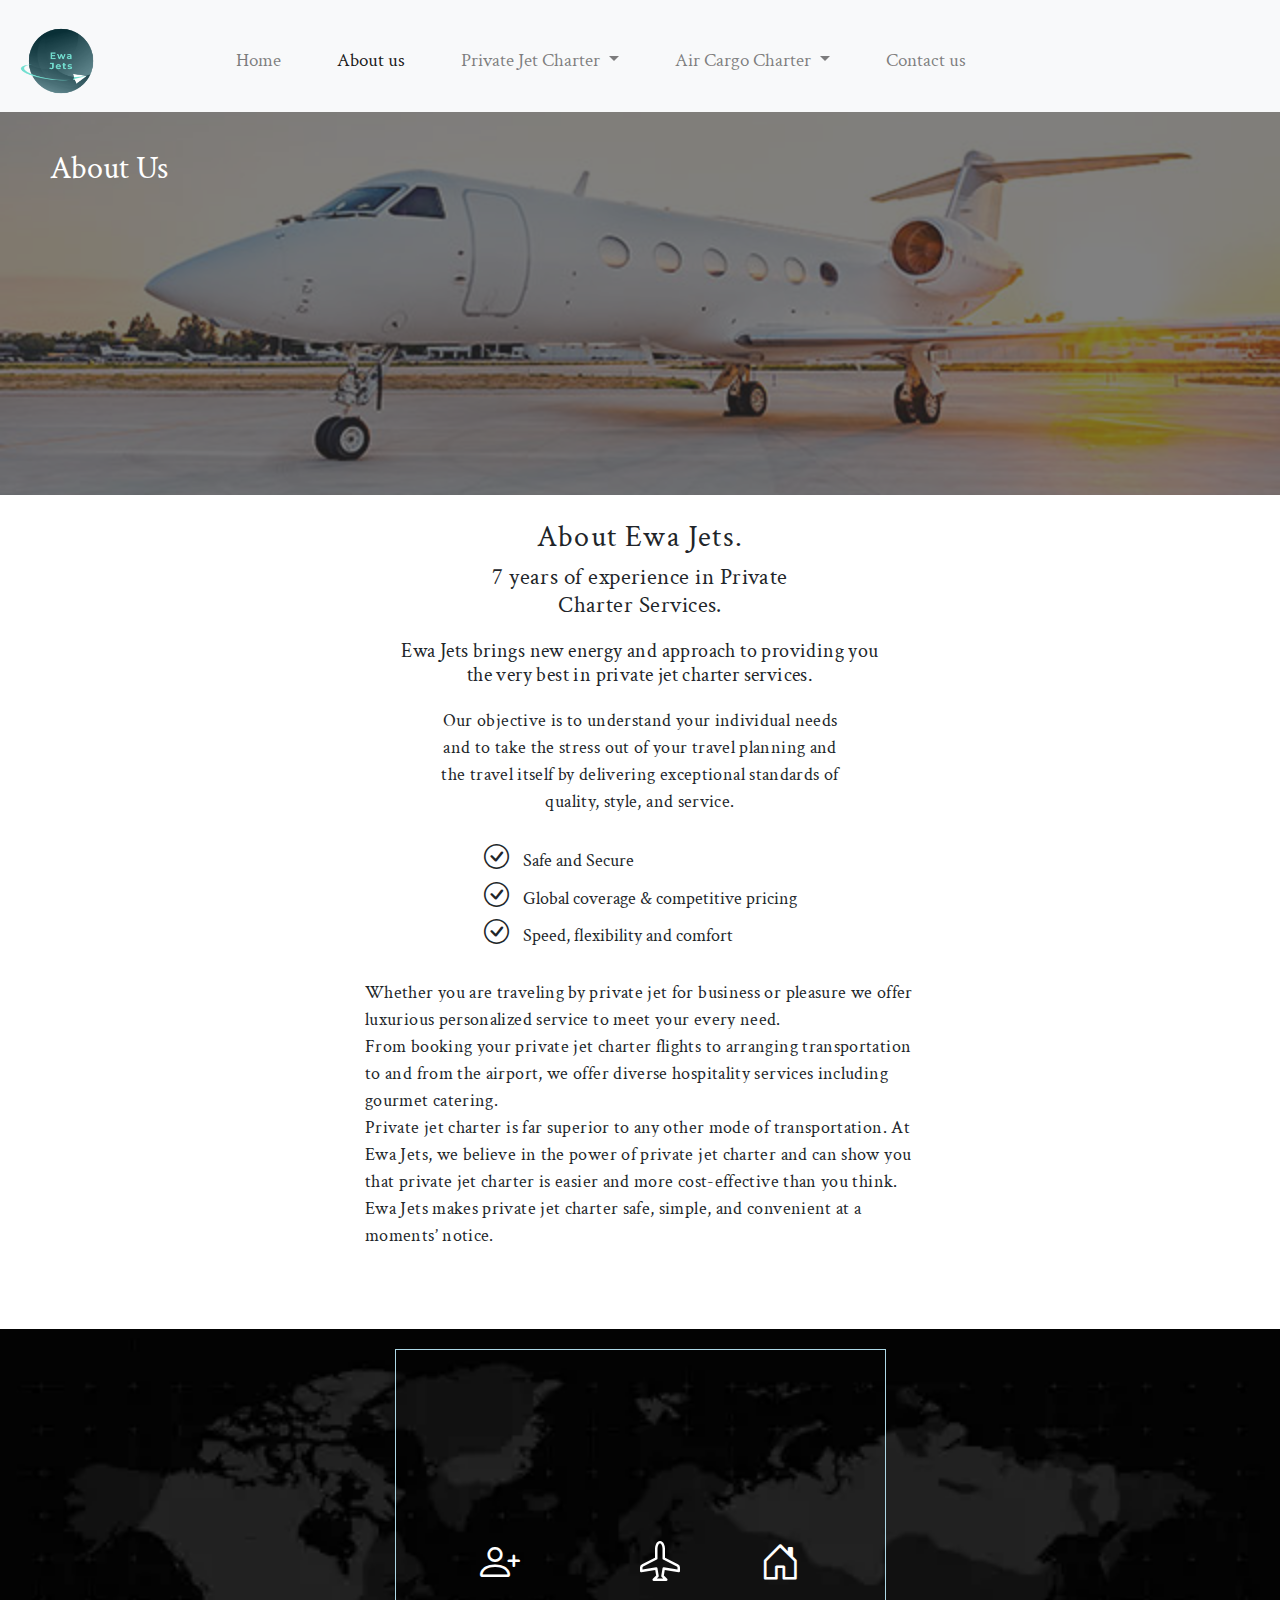
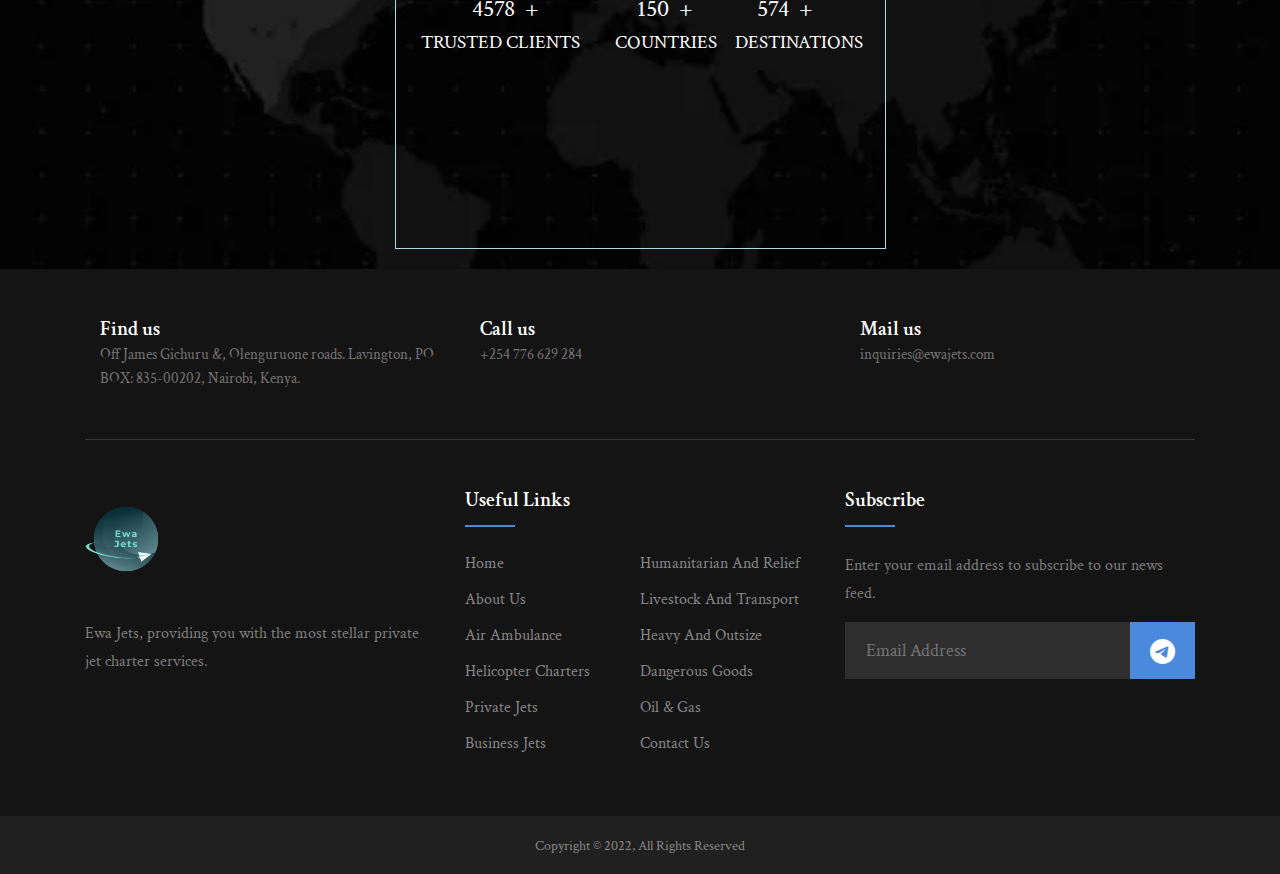
<file: Templates/about.html>
<!DOCTYPE html>
<html lang="en">

<head>
    <meta charset="UTF-8">
    <meta http-equiv="X-UA-Compatible" content="IE=edge">
    <meta name="viewport" content="width=device-width, initial-scale=1.0">

    <link rel="shortcut icon" href="/Assets/favicon.png" type="image/x-icon">
    <link rel="stylesheet" href="https://cdn.jsdelivr.net/npm/bootstrap@4.0.0/dist/css/bootstrap.min.css"
        integrity="sha384-Gn5384xqQ1aoWXA+058RXPxPg6fy4IWvTNh0E263XmFcJlSAwiGgFAW/dAiS6JXm" crossorigin="anonymous">
    <link rel="stylesheet" href="https://cdn.jsdelivr.net/npm/bootstrap-icons@1.5.0/font/bootstrap-icons.css">
    <link href="https://fonts.googleapis.com/css2?family=Crimson+Text&display=swap" rel="stylesheet">
    <link rel="stylesheet" href="../styles.css">

    <title>Ewa Jets - Exemplary Jet Services For You</title>
</head>

<body>
    <div class="contact-overlay"></div>

    <header>
        <h2 class="contact-title">About Us</h2>
        <img src="../Assets/aboutus-header.jpg" alt="jet" class="contact-header">
    </header>

    <nav class="navbar fixed-top navbar-expand-lg navbar-light bg-light" id="navbar">

        <button class="navbar-toggler" type="button" data-toggle="collapse" data-target="#navbarSupportedContent"
            aria-controls="navbarSupportedContent" aria-expanded="false" aria-label="Toggle navigation">
            <span class="navbar-toggler-icon" id="navbar-toggler-icon"></span>
        </button>

        <a class="navbar-brand" href="/"><img src="../Assets/logo.png" class="navbar-brand"></a>

        <div class="collapse navbar-collapse" id="navbarSupportedContent">
            <ul class="navbar-nav navbar-links">
                <li class="nav-item">
                    <a class="nav-link" href="/">Home</a>
                </li>
                <li class="nav-item">
                    <a class="nav-link active" href="../Templates/about.html">About us</a>
                </li>
                <li class="nav-item dropdown privateDropdown">
                    <a class="nav-link dropdown-toggle" href="#" id="privateDropdown" role="button"
                        data-toggle="dropdown" aria-haspopup="true" aria-expanded="false">
                        Private Jet Charter
                    </a>
                    <div class="dropdown-menu" id="dropdown1" aria-labelledby="navbarDropdown">
                        <a class="dropdown-item" href="../Templates/air-ambulance.html">Air Ambulance</a>
                        <a class="dropdown-item" href="../Templates/business-jets.html">Business Jets</a>
                        <a class="dropdown-item" href="../Templates/helicopter-charters.html">Helicopter Charters</a>
                        <a class="dropdown-item no-border" href="../Templates/private-jets.html">Private Jets</a>
                    </div>
                </li>

                <li class="nav-item dropdown airDropdown">
                    <a class="nav-link dropdown-toggle" href="#" id="airDropdown" data-toggle="dropdown"
                        aria-haspopup="true" aria-expanded="false">
                        Air Cargo Charter
                    </a>
                    <div class="dropdown-menu" id="dropdown2" aria-labelledby="navbarDropdownMenuLink">
                        <a class="dropdown-item" href="../Templates/dangerous-goods.html">Dangerous Goods</a>
                        <a class="dropdown-item" href="../Templates/heavy-outsize.html">Heavy and Outsize</a>
                        <a class="dropdown-item" href="../Templates/human-relief.html">Humanitarian and relief</a>
                        <a class="dropdown-item" href="../Templates/livestock-transport.html">Livestock Transport</a>
                        <a class="dropdown-item no-border" href="../Templates/oil-gas.html">Oil and gas</a>
                    </div>
                </li>
                <li class="nav-item">
                    <a class="nav-link" href="../Templates/contact.html">Contact us</a>
                </li>
            </ul>
        </div>
        </div>
    </nav>

    <div class="about-section-a">
        <h4>About Ewa Jets.</h4>
        <h5>7 years of experience in
            Private Charter Services.</h5>
        <h6>Ewa Jets brings new energy and approach to providing you the very best in private jet charter services.
        </h6>
        <p>Our objective is to understand your individual needs and to take the stress out of your travel planning and
            the travel itself by delivering exceptional standards of quality, style, and service.</p>
    </div>

    <div class="about-ticks">
        <ul>
            <li><i class="bi bi-check-circle"></i> <span class="ticks-tags">Safe and Secure</span></li>
            <li><i class="bi bi-check-circle"></i> <span class="ticks-tags">Global coverage & competitive pricing</span>
            </li>
            <li><i class="bi bi-check-circle"></i> <span class="ticks-tags">Speed, flexibility and comfort</span></li>
        </ul>

        <p>Whether you are traveling by private jet for business or pleasure we offer luxurious personalized service to
            meet
            your every need.
            <br>
            From booking your private jet charter flights to arranging transportation to and from the airport, we offer
            diverse hospitality services including gourmet catering.
            <br>
            Private jet charter is far superior to any other mode of transportation. At Ewa Jets, we believe in the
            power of private jet charter and can show you that private jet charter is easier and more cost-effective
            than
            you think. Ewa Jets makes private jet charter safe, simple, and convenient at a moments’ notice.</p>
    </div>

    <div id="counter-stats" class="wow fadeInRight" data-wow-duration="1.4s">
        <div class="container">
            <div class="row">

                <div class="col-lg-5 stats">
                    <i class="bi bi-person-plus"></i>
                    <h4><span class="counting">4578</span>+</h4>
                    <h5>TRUSTED CLIENTS</h5>
                </div>
                <hr>
                <div class="col-lg-3 stats">
                    <svg xmlns="http://www.w3.org/2000/svg" width="16" height="16" fill="currentColor"
                        class="bi bi-airplane" viewBox="0 0 16 16">
                        <path
                            d="M6.428 1.151C6.708.591 7.213 0 8 0s1.292.592 1.572 1.151C9.861 1.73 10 2.431 10 3v3.691l5.17 2.585a1.5 1.5 0 0 1 .83 1.342V12a.5.5 0 0 1-.582.493l-5.507-.918-.375 2.253 1.318 1.318A.5.5 0 0 1 10.5 16h-5a.5.5 0 0 1-.354-.854l1.319-1.318-.376-2.253-5.507.918A.5.5 0 0 1 0 12v-1.382a1.5 1.5 0 0 1 .83-1.342L6 6.691V3c0-.568.14-1.271.428-1.849Zm.894.448C7.111 2.02 7 2.569 7 3v4a.5.5 0 0 1-.276.447l-5.448 2.724a.5.5 0 0 0-.276.447v.792l5.418-.903a.5.5 0 0 1 .575.41l.5 3a.5.5 0 0 1-.14.437L6.708 15h2.586l-.647-.646a.5.5 0 0 1-.14-.436l.5-3a.5.5 0 0 1 .576-.411L15 11.41v-.792a.5.5 0 0 0-.276-.447L9.276 7.447A.5.5 0 0 1 9 7V3c0-.432-.11-.979-.322-1.401C8.458 1.159 8.213 1 8 1c-.213 0-.458.158-.678.599Z" />
                    </svg>
                    <h4><span class="counting">150</span>+</h4>
                    <h5>COUNTRIES</h5>
                    <hr>
                </div>

                <div class="col-lg-3 stats">
                    <i class="bi bi-house-door"></i>
                    <h4><span class="counting">574</span>+</h4>
                    <h5>DESTINATIONS</h5>
                </div>
            </div>
        </div>

    </div>

    <div class="modal modal-success" tabindex="-1" role="dialog" id="myModal">
        <div class="modal-dialog">
            <div class="modal-content">
                <button type="button" class="close modal-close" aria-label="Close" style="outline: none;"><i
                        class="bi bi-x-circle" style="float: right; padding: 8px; font-size: 22px;"></i></button>
                <div class="modal-body">
                    <center><i class="bi bi-check-circle success-tick"></i></center>
                    <p class="modal-body-p">You have successfully subscribed to Ewa Jets alerts and updates.</p>
                </div>
            </div>
        </div>
    </div>

    <div class="modal-overlay"></div>

    <footer class="footer-section">
        <div class="container">
            <div class="footer-cta pt-5 pb-5">
                <div class="row">
                    <div class="col-xl-4 col-md-4 mb-30">
                        <div class="single-cta">
                            <i class="fas fa-map-marker-alt"></i>
                            <div class="cta-text">
                                <h4>Find us</h4>
                                <span>Off James Gichuru &, Olenguruone roads. Lavington, PO BOX: 835-00202, Nairobi, Kenya.</span>
                            </div>
                        </div>
                    </div>
                    <div class="col-xl-4 col-md-4 mb-30">
                        <div class="single-cta">
                            <i class="fas fa-phone"></i>
                            <div class="cta-text">
                                <h4>Call us</h4>
                                <span>+254 776 629 284</span>
                            </div>
                        </div>
                    </div>
                    <div class="col-xl-4 col-md-4 mb-30">
                        <div class="single-cta">
                            <i class="far fa-envelope-open"></i>
                            <div class="cta-text">
                                <h4>Mail us</h4>
                                <span>inquiries@ewajets.com</span>
                            </div>
                        </div>
                    </div>
                </div>
            </div>
            <div class="footer-content pt-5 pb-5">
                <div class="row">
                    <div class="col-xl-4 col-lg-4 mb-50">
                        <div class="footer-widget">
                            <div class="footer-logo">
                                <a class="navbar-brand" href="/"><img src="../Assets/logo.png" class="navbar-brand"></a>
                            </div>
                            <div class="footer-text">
                                <p>Ewa Jets, providing you with the most stellar private jet charter services.</p>
                            </div>
                        </div>
                    </div>
                    <div class="col-xl-4 col-lg-4 col-md-6 mb-30">
                        <div class="footer-widget">
                            <div class="footer-widget-heading">
                                <h3>Useful Links</h3>
                            </div>
                            <ul>
                                <li><a href="/">Home</a></li>
                                <li><a href="../Templates/human-relief.html">Humanitarian and Relief</a></li>
                                <li><a href="../Templates/about.html">About us</a></li>
                                <li><a href="../Templates/livestock-transport.html">Livestock and Transport</a></li>
                                <li><a href="../Templates/air-ambulance.html">Air Ambulance</a></li>
                                <li><a href="../Templates/heavy-outsize.html">Heavy and Outsize</a></li>
                                <li><a href="../Templates/helicopter-charters.html">Helicopter Charters</a></li>
                                <li><a href="../Templates/dangerous-goods.html">Dangerous Goods</a></li>
                                <li><a href="../Templates/private-jets.html">Private Jets</a></li>
                                <li><a href="../Templates/oil-gas.html">Oil & Gas</a></li>
                                <li><a href="../Templates/business-jets.html">Business Jets</a></li>
                                <li><a href="../Templates/contact.html">Contact us</a></li>
                            </ul>
                        </div>
                    </div>
                    <div class="col-xl-4 col-lg-4 col-md-6 mb-50">
                        <div class="footer-widget">
                            <div class="footer-widget-heading">
                                <h3>Subscribe</h3>
                            </div>
                            <div class="footer-text mb-25">
                                <p>Enter your email address to subscribe to our news feed.</p>
                            </div>
                            <div class="subscribe-form" id="subscribe-form">
                                <form class="subscription-form">
                                    <input type="text" placeholder="Email Address" class="input-email" id="input-email"
                                        pattern="[^@]+@[^@]+\.[a-zA-Z]{2,6}">
                                    <button type="submit"><i class="bi bi-telegram"></i></button>
                                </form>
                            </div>
                        </div>
                    </div>
                </div>
            </div>
        </div>
        <div class="copyright-area">
            <div class="copyright-text">
                <p>Copyright &copy; 2022, All Rights Reserved</p>
            </div>
        </div>
    </footer>


    <script src="https://cdn.jsdelivr.net/npm/popper.js@1.12.9/dist/umd/popper.min.js"
        integrity="sha384-ApNbgh9B+Y1QKtv3Rn7W3mgPxhU9K/ScQsAP7hUibX39j7fakFPskvXusvfa0b4Q" crossorigin="anonymous">
    </script>
    <script src="https://cdn.jsdelivr.net/npm/bootstrap@4.0.0/dist/js/bootstrap.min.js"
        integrity="sha384-JZR6Spejh4U02d8jOt6vLEHfe/JQGiRRSQQxSfFWpi1MquVdAyjUar5+76PVCmYl" crossorigin="anonymous">
    </script>
    <script src="https://code.jquery.com/jquery-3.6.0.js"
        integrity="sha256-H+K7U5CnXl1h5ywQfKtSj8PCmoN9aaq30gDh27Xc0jk=" crossorigin="anonymous"></script>
    <script>
        // Navbar

        $(function () {
            $("#navbar-toggler-icon").click(function () {
                $("#navbarSupportedContent").slideToggle();
                $(".form").css({
                    "margin": "auto"
                })
            })

            $("#privateDropdown").click(function () {
                $("#dropdown1").slideToggle();
                $("#dropdown2").slideUp();
            })

            $("#airDropdown").click(function () {
                $("#dropdown2").slideToggle();
                $("#dropdown1").slideUp();
            })

        // Stats Count

        let nCount = selector => {
            $(selector).each(function () {
                $(this)
                    .animate({
                        Counter: $(this).text()
                    }, {
                        duration: 4000,
                        easing: "swing",
                        step: function (value) {
                            $(this).text(Math.ceil(value));
                        }
                    });
            });
        };

        let a = 0;
        $(window).scroll(function () {
            let oTop = $(".stats").offset().top - window.innerHeight;
            if (a == 0 && $(window).scrollTop() >= oTop) {
                a++;
                nCount(".counting");
            }
        });
        });


        // Subscription Form

        let formSubscribe = document.querySelector(".subscription-form");
        let inputEmail = document.querySelector(".input-email")
        let modalSuccess = document.querySelector(".modal-success");
        let modalClose = document.querySelector(".modal-close");
        let overlay = document.querySelector(".modal-overlay");

        formSubscribe.addEventListener("submit", (e) => {
            e.preventDefault();

            if (inputEmail.value == null || inputEmail.value == "") {
                inputEmail.style.borderColor = "red";
                inputEmail.focus();
                return false;
            } else {
                inputEmail.style.border = "none";
                modalSuccess.style.display = "block";
                inputEmail.value = "";
                overlay.style.display = "block"
                return true;
            }
        })


        modalClose.addEventListener("click", () => {
            modalSuccess.style.display = "none";
            overlay.style.display = "none";
        })

        // Message Form

        var messageForm = document.querySelector(".message-form");
        var firstName = document.querySelector(".f-name-input");
        var lastName = document.querySelector(".l-name-input");
        var messageEmail = document.querySelector(".email-input");
        var messageTel = document.querySelector(".tel-input");
        var textBox = document.querySelector(".message-textbox");
        var messageSuccess = document.getElementById("message-success");

        messageForm.addEventListener("submit", (e) => {
            e.preventDefault();
            if ((firstName.value != "") && (lastName.value != "") && (messageEmail.value != "") && (
                    messageTel.value != "") && (textBox.value != "")) {
                firstName.style.borderColor = "lightblue";
                lastName.style.borderColor = "lightblue";
                messageEmail.style.borderColor = "lightblue";
                messageTel.style.borderColor = "lightblue";
                textBox.style.borderColor = "lightblue";
                messageForm.reset();
                messageSuccess.style.display = "block";

                return true;
            }
        });

    </script>
</body>

</html>
</file>
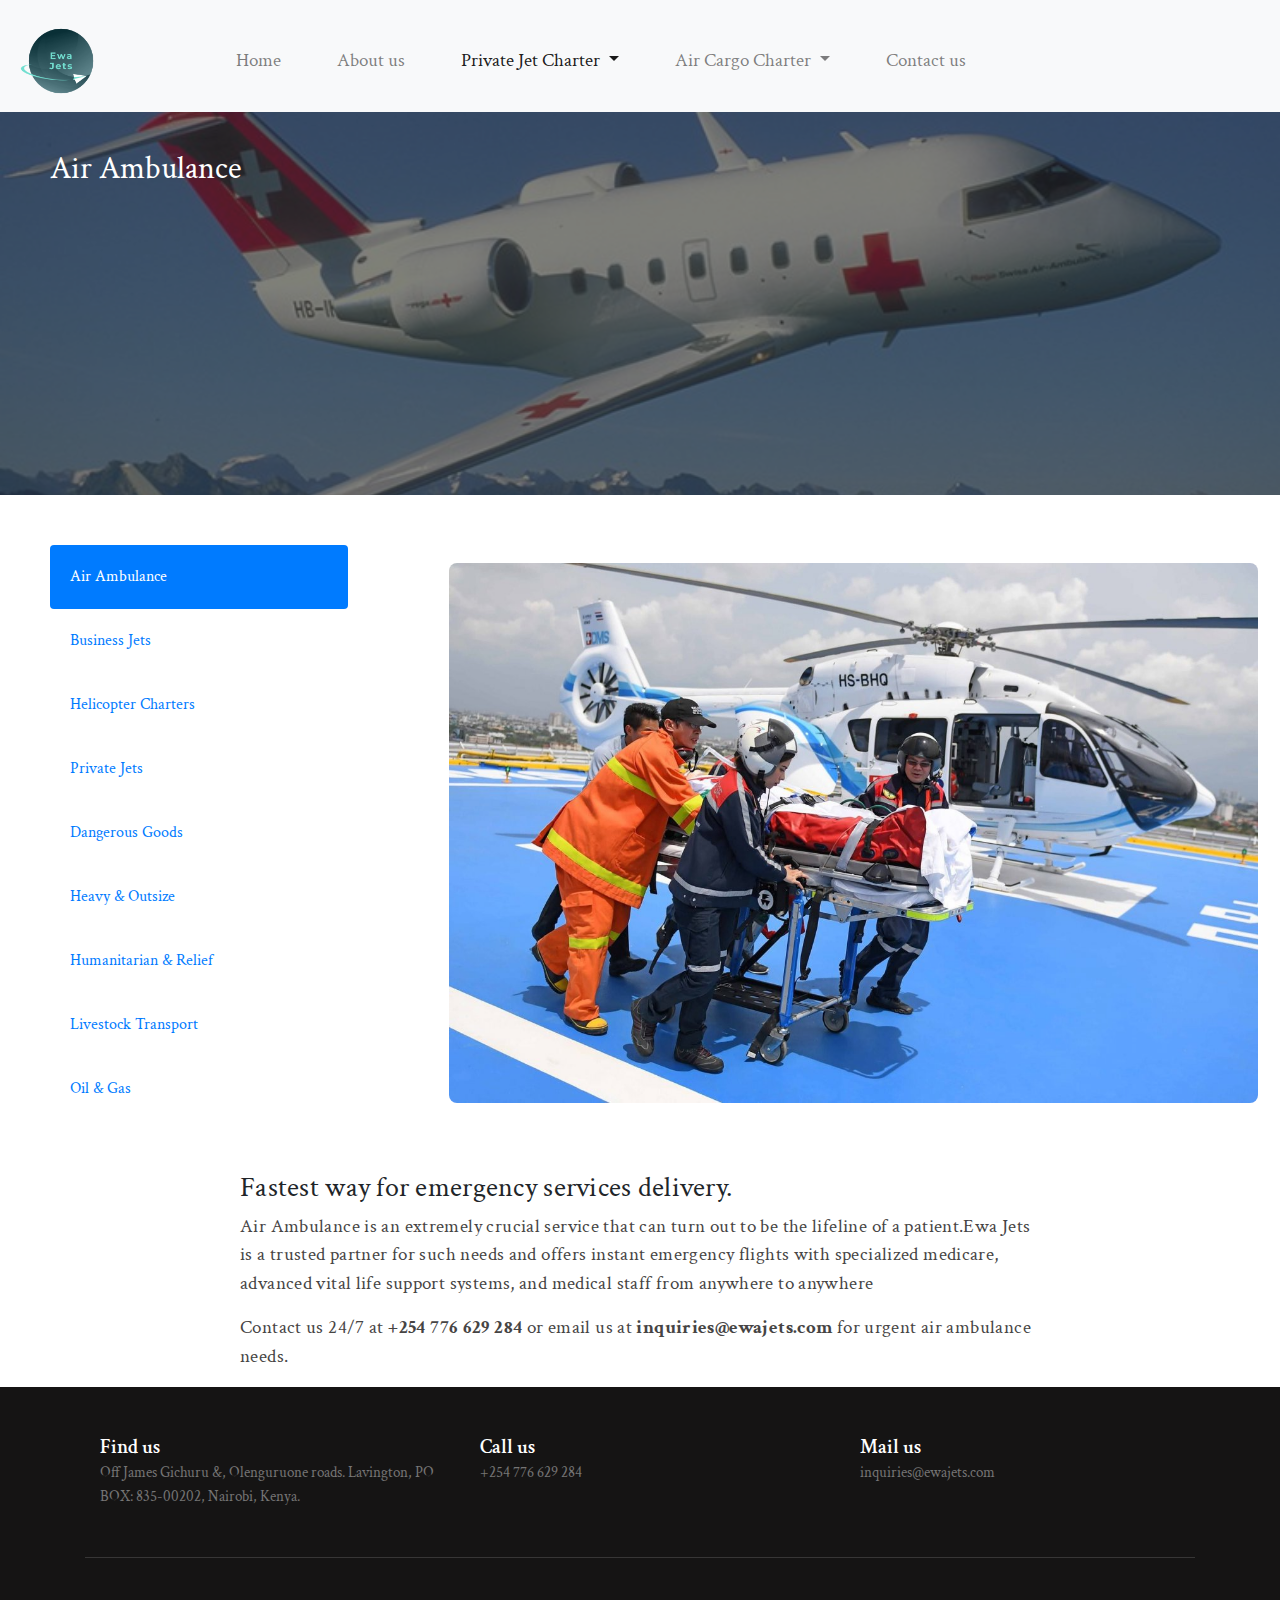
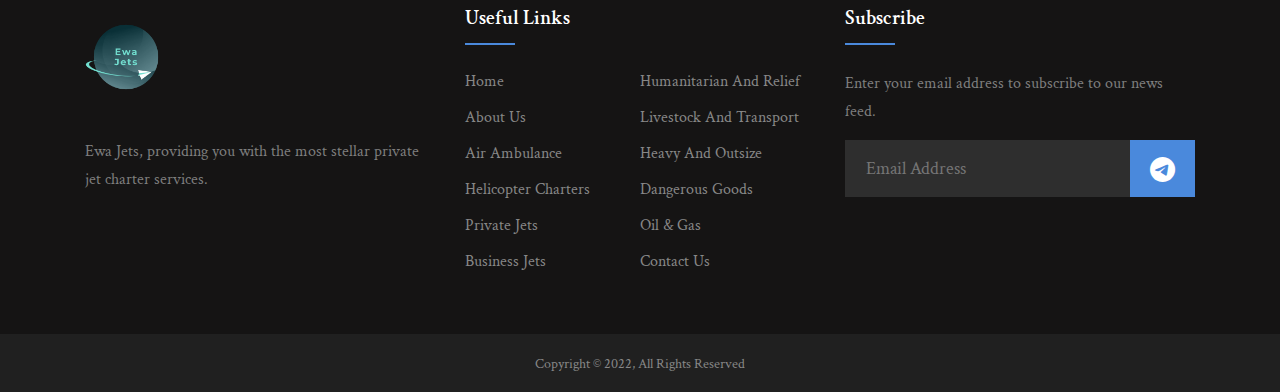
<file: Templates/air-ambulance.html>
<!DOCTYPE html>
<html lang="en">

<head>
    <meta charset="UTF-8">
    <meta http-equiv="X-UA-Compatible" content="IE=edge">
    <meta name="viewport" content="width=device-width, initial-scale=1.0">

    <link rel="shortcut icon" href="/Assets/favicon.png" type="image/x-icon">
    <link rel="stylesheet" href="https://cdn.jsdelivr.net/npm/bootstrap@4.0.0/dist/css/bootstrap.min.css"
        integrity="sha384-Gn5384xqQ1aoWXA+058RXPxPg6fy4IWvTNh0E263XmFcJlSAwiGgFAW/dAiS6JXm" crossorigin="anonymous">
    <link rel="stylesheet" href="https://cdn.jsdelivr.net/npm/bootstrap-icons@1.5.0/font/bootstrap-icons.css">
    <link href="https://fonts.googleapis.com/css2?family=Crimson+Text&display=swap" rel="stylesheet">
    <link rel="stylesheet" href="../styles.css">

    <title>Ewa Jets - Exemplary Jet Services For You</title>
</head>

<body>
    <div class="contact-overlay"></div>

    <header>
        <h2 class="contact-title">Air Ambulance</h2>
        <img src="../Assets/air-ambulance.jpg" alt="jet" class="contact-header">
    </header>

    <nav class="navbar fixed-top navbar-expand-lg navbar-light bg-light" id="navbar">

        <button class="navbar-toggler" type="button" data-toggle="collapse" data-target="#navbarSupportedContent"
            aria-controls="navbarSupportedContent" aria-expanded="false" aria-label="Toggle navigation">
            <span class="navbar-toggler-icon" id="navbar-toggler-icon"></span>
        </button>

        <a class="navbar-brand" href="/"><img src="../Assets/logo.png" class="navbar-brand"></a>

        <div class="collapse navbar-collapse" id="navbarSupportedContent">
            <ul class="navbar-nav navbar-links">
                <li class="nav-item">
                    <a class="nav-link" href="/">Home</a>
                </li>
                <li class="nav-item">
                    <a class="nav-link" href="../Templates/about.html">About us</a>
                </li>
                <li class="nav-item dropdown privateDropdown">
                    <a class="nav-link dropdown-toggle active" href="#" id="privateDropdown" role="button"
                        data-toggle="dropdown" aria-haspopup="true" aria-expanded="false">
                        Private Jet Charter
                    </a>
                    <div class="dropdown-menu" id="dropdown1" aria-labelledby="navbarDropdown">
                        <a class="dropdown-item" href="../Templates/air-ambulance.html">Air Ambulance</a>
                        <a class="dropdown-item" href="../Templates/business-jets.html">Business Jets</a>
                        <a class="dropdown-item" href="../Templates/helicopter-charters.html">Helicopter Charters</a>
                        <a class="dropdown-item no-border" href="../Templates/private-jets.html">Private Jets</a>
                    </div>
                </li>

                <li class="nav-item dropdown airDropdown">
                    <a class="nav-link dropdown-toggle" href="#" id="airDropdown" data-toggle="dropdown"
                        aria-haspopup="true" aria-expanded="false">
                        Air Cargo Charter
                    </a>
                    <div class="dropdown-menu" id="dropdown2" aria-labelledby="navbarDropdownMenuLink">
                        <a class="dropdown-item" href="../Templates/dangerous-goods.html">Dangerous Goods</a>
                        <a class="dropdown-item" href="../Templates/heavy-outsize.html">Heavy and Outsize</a>
                        <a class="dropdown-item" href="../Templates/human-relief.html">Humanitarian and relief</a>
                        <a class="dropdown-item" href="../Templates/livestock-transport.html">Livestock Transport</a>
                        <a class="dropdown-item no-border" href="../Templates/oil-gas.html">Oil and gas</a>
                    </div>
                </li>
                <li class="nav-item">
                    <a class="nav-link" href="../Templates/contact.html">Contact us</a>
                </li>
            </ul>
        </div>
        </div>
    </nav>

    <div class="row ambulance-section">
        <div class="col-sm-3" id="spy">
            <ul class="nav nav-pills flex-column">
                <li class="nav-item"><a class="nav-link active" href="../Templates/air-ambulance.html">Air Ambulance</a>
                </li>
                <li class="nav-item"><a class="nav-link" href="../Templates/business-jets.html">Business Jets</a></li>
                <li class="nav-item"><a class="nav-link" href="../Templates/helicopter-charters.html">Helicopter
                        Charters</a></li>
                <li class="nav-item"><a class="nav-link" href="../Templates/private-jets.html">Private Jets</a></li>
                <li class="nav-item"><a class="nav-link" href="../Templates/dangerous-goods.html">Dangerous Goods</a>
                </li>
                <li class="nav-item"><a class="nav-link" href="../Templates/heavy-outsize.html">Heavy & Outsize</a></li>
                <li class="nav-item"><a class="nav-link" href="../Templates/human-relief.html">Humanitarian & Relief</a>
                </li>
                <li class="nav-item"><a class="nav-link" href="../Templates/livestock-transport.html">Livestock
                        Transport</a></li>
                <li class="nav-item"><a class="nav-link" href="../Templates/oil-gas.html">Oil & Gas</a></li>
            </ul>
        </div>
        <img src="../Assets/air-ambulance.jpeg" class="ambulance-flex">
    </div>

    <div class="ambulance-text">
        <h3>Fastest way for emergency services delivery.</h3>
        <p>Air Ambulance is an extremely crucial service that can turn out to be the lifeline of a patient.Ewa Jets is a
            trusted partner for such needs and offers instant emergency flights with specialized medicare,
            advanced vital life support systems, and medical staff from anywhere to anywhere</p>
        <p>Contact us 24/7 at <b>+254 776 629 284</b> or email us at <b>inquiries@ewajets.com</b> for urgent air
            ambulance needs.
        </p>
    </div>


    <div class="modal modal-success" tabindex="-1" role="dialog" id="myModal">
        <div class="modal-dialog">
            <div class="modal-content">
                <button type="button" class="close modal-close" aria-label="Close" style="outline: none;"><i
                        class="bi bi-x-circle" style="float: right; padding: 8px; font-size: 22px;"></i></button>
                <div class="modal-body">
                    <center><i class="bi bi-check-circle success-tick"></i></center>
                    <p class="modal-body-p">You have successfully subscribed to Ewa Jets alerts and updates.</p>
                </div>
            </div>
        </div>
    </div>

    <div class="modal-overlay"></div>

    <footer class="footer-section">
        <div class="container">
            <div class="footer-cta pt-5 pb-5">
                <div class="row">
                    <div class="col-xl-4 col-md-4 mb-30">
                        <div class="single-cta">
                            <i class="fas fa-map-marker-alt"></i>
                            <div class="cta-text">
                                <h4>Find us</h4>
                                <span>Off James Gichuru &, Olenguruone roads. Lavington, PO BOX: 835-00202, Nairobi, Kenya.</span>
                            </div>
                        </div>
                    </div>
                    <div class="col-xl-4 col-md-4 mb-30">
                        <div class="single-cta">
                            <i class="fas fa-phone"></i>
                            <div class="cta-text">
                                <h4>Call us</h4>
                                <span>+254 776 629 284</span>
                            </div>
                        </div>
                    </div>
                    <div class="col-xl-4 col-md-4 mb-30">
                        <div class="single-cta">
                            <i class="far fa-envelope-open"></i>
                            <div class="cta-text">
                                <h4>Mail us</h4>
                                <span>inquiries@ewajets.com</span>
                            </div>
                        </div>
                    </div>
                </div>
            </div>
            <div class="footer-content pt-5 pb-5">
                <div class="row">
                    <div class="col-xl-4 col-lg-4 mb-50">
                        <div class="footer-widget">
                            <div class="footer-logo">
                                <a class="navbar-brand" href="/"><img src="../Assets/logo.png" class="navbar-brand"></a>
                            </div>
                            <div class="footer-text">
                                <p>Ewa Jets, providing you with the most stellar private jet charter services.</p>
                            </div>
                        </div>
                    </div>
                    <div class="col-xl-4 col-lg-4 col-md-6 mb-30">
                        <div class="footer-widget">
                            <div class="footer-widget-heading">
                                <h3>Useful Links</h3>
                            </div>
                            <ul>
                                <li><a href="/">Home</a></li>
                                <li><a href="../Templates/human-relief.html">Humanitarian and Relief</a></li>
                                <li><a href="../Templates/about.html">About us</a></li>
                                <li><a href="../Templates/livestock-transport.html">Livestock and Transport</a></li>
                                <li><a href="../Templates/air-ambulance.html">Air Ambulance</a></li>
                                <li><a href="../Templates/heavy-outsize.html">Heavy and Outsize</a></li>
                                <li><a href="../Templates/helicopter-charters.html">Helicopter Charters</a></li>
                                <li><a href="../Templates/dangerous-goods.html">Dangerous Goods</a></li>
                                <li><a href="../Templates/private-jets.html">Private Jets</a></li>
                                <li><a href="../Templates/oil-gas.html">Oil & Gas</a></li>
                                <li><a href="../Templates/business-jets.html">Business Jets</a></li>
                                <li><a href="../Templates/contact.html">Contact us</a></li>
                            </ul>
                        </div>
                    </div>
                    <div class="col-xl-4 col-lg-4 col-md-6 mb-50">
                        <div class="footer-widget">
                            <div class="footer-widget-heading">
                                <h3>Subscribe</h3>
                            </div>
                            <div class="footer-text mb-25">
                                <p>Enter your email address to subscribe to our news feed.</p>
                            </div>
                            <div class="subscribe-form" id="subscribe-form">
                                <form class="subscription-form">
                                    <input type="text" placeholder="Email Address" class="input-email" id="input-email"
                                        pattern="[^@]+@[^@]+\.[a-zA-Z]{2,6}">
                                    <button type="submit"><i class="bi bi-telegram"></i></button>
                                </form>
                            </div>
                        </div>
                    </div>
                </div>
            </div>
        </div>
        <div class="copyright-area">
            <div class="copyright-text">
                <p>Copyright &copy; 2022, All Rights Reserved</p>
            </div>
        </div>
    </footer>


    <script src="https://cdn.jsdelivr.net/npm/popper.js@1.12.9/dist/umd/popper.min.js"
        integrity="sha384-ApNbgh9B+Y1QKtv3Rn7W3mgPxhU9K/ScQsAP7hUibX39j7fakFPskvXusvfa0b4Q" crossorigin="anonymous">
    </script>
    <script src="https://cdn.jsdelivr.net/npm/bootstrap@4.0.0/dist/js/bootstrap.min.js"
        integrity="sha384-JZR6Spejh4U02d8jOt6vLEHfe/JQGiRRSQQxSfFWpi1MquVdAyjUar5+76PVCmYl" crossorigin="anonymous">
    </script>
    <script src="https://code.jquery.com/jquery-3.6.0.js"
        integrity="sha256-H+K7U5CnXl1h5ywQfKtSj8PCmoN9aaq30gDh27Xc0jk=" crossorigin="anonymous"></script>
    <script>
        // Navbar

        $(function () {
            $("#navbar-toggler-icon").click(function () {
                $("#navbarSupportedContent").slideToggle();
                $(".form").css({
                    "margin": "auto"
                })
            })

            $("#privateDropdown").click(function () {
                $("#dropdown1").slideToggle();
                $("#dropdown2").slideUp();
            })

            $("#airDropdown").click(function () {
                $("#dropdown2").slideToggle();
                $("#dropdown1").slideUp();
            })

            // Stats Count

            let nCount = selector => {
                $(selector).each(function () {
                    $(this)
                        .animate({
                            Counter: $(this).text()
                        }, {
                            duration: 4000,
                            easing: "swing",
                            step: function (value) {
                                $(this).text(Math.ceil(value));
                            }
                        });
                });
            };

            let a = 0;
            $(window).scroll(function () {
                let oTop = $(".stats").offset().top - window.innerHeight;
                if (a == 0 && $(window).scrollTop() >= oTop) {
                    a++;
                    nCount(".counting");
                }
            });
        });


        // Subscription Form

        let formSubscribe = document.querySelector(".subscription-form");
        let inputEmail = document.querySelector(".input-email")
        let modalSuccess = document.querySelector(".modal-success");
        let modalClose = document.querySelector(".modal-close");
        let overlay = document.querySelector(".modal-overlay");

        formSubscribe.addEventListener("submit", (e) => {
            e.preventDefault();

            if (inputEmail.value == null || inputEmail.value == "") {
                inputEmail.style.borderColor = "red";
                inputEmail.focus();
                return false;
            } else {
                inputEmail.style.border = "none";
                modalSuccess.style.display = "block";
                inputEmail.value = "";
                overlay.style.display = "block"
                return true;
            }
        })


        modalClose.addEventListener("click", () => {
            modalSuccess.style.display = "none";
            overlay.style.display = "none";
        })

        // Message Form

        var messageForm = document.querySelector(".message-form");
        var firstName = document.querySelector(".f-name-input");
        var lastName = document.querySelector(".l-name-input");
        var messageEmail = document.querySelector(".email-input");
        var messageTel = document.querySelector(".tel-input");
        var textBox = document.querySelector(".message-textbox");
        var messageSuccess = document.getElementById("message-success");

        messageForm.addEventListener("submit", (e) => {
            e.preventDefault();
            if ((firstName.value != "") && (lastName.value != "") && (messageEmail.value != "") && (
                    messageTel.value != "") && (textBox.value != "")) {
                firstName.style.borderColor = "lightblue";
                lastName.style.borderColor = "lightblue";
                messageEmail.style.borderColor = "lightblue";
                messageTel.style.borderColor = "lightblue";
                textBox.style.borderColor = "lightblue";
                messageForm.reset();
                messageSuccess.style.display = "block";

                return true;
            }
        });
    </script>
</body>

</html>
</file>
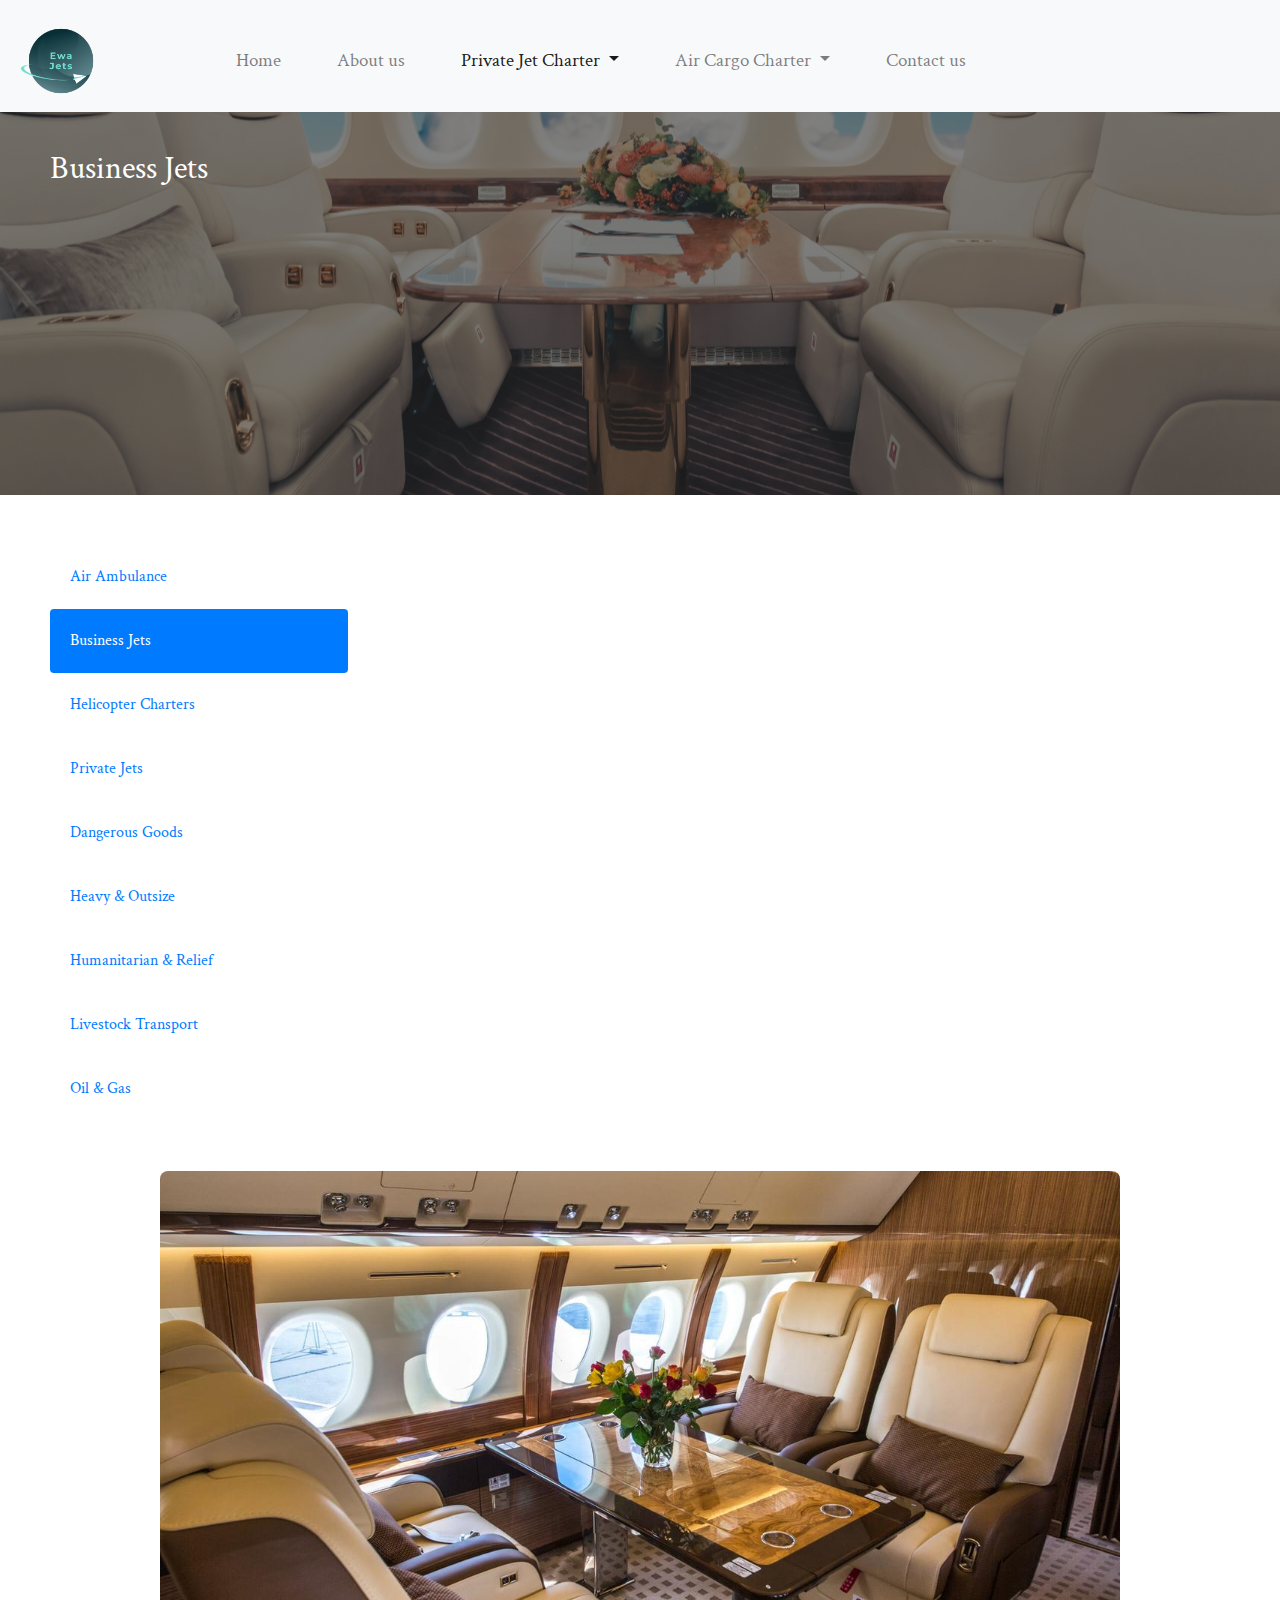
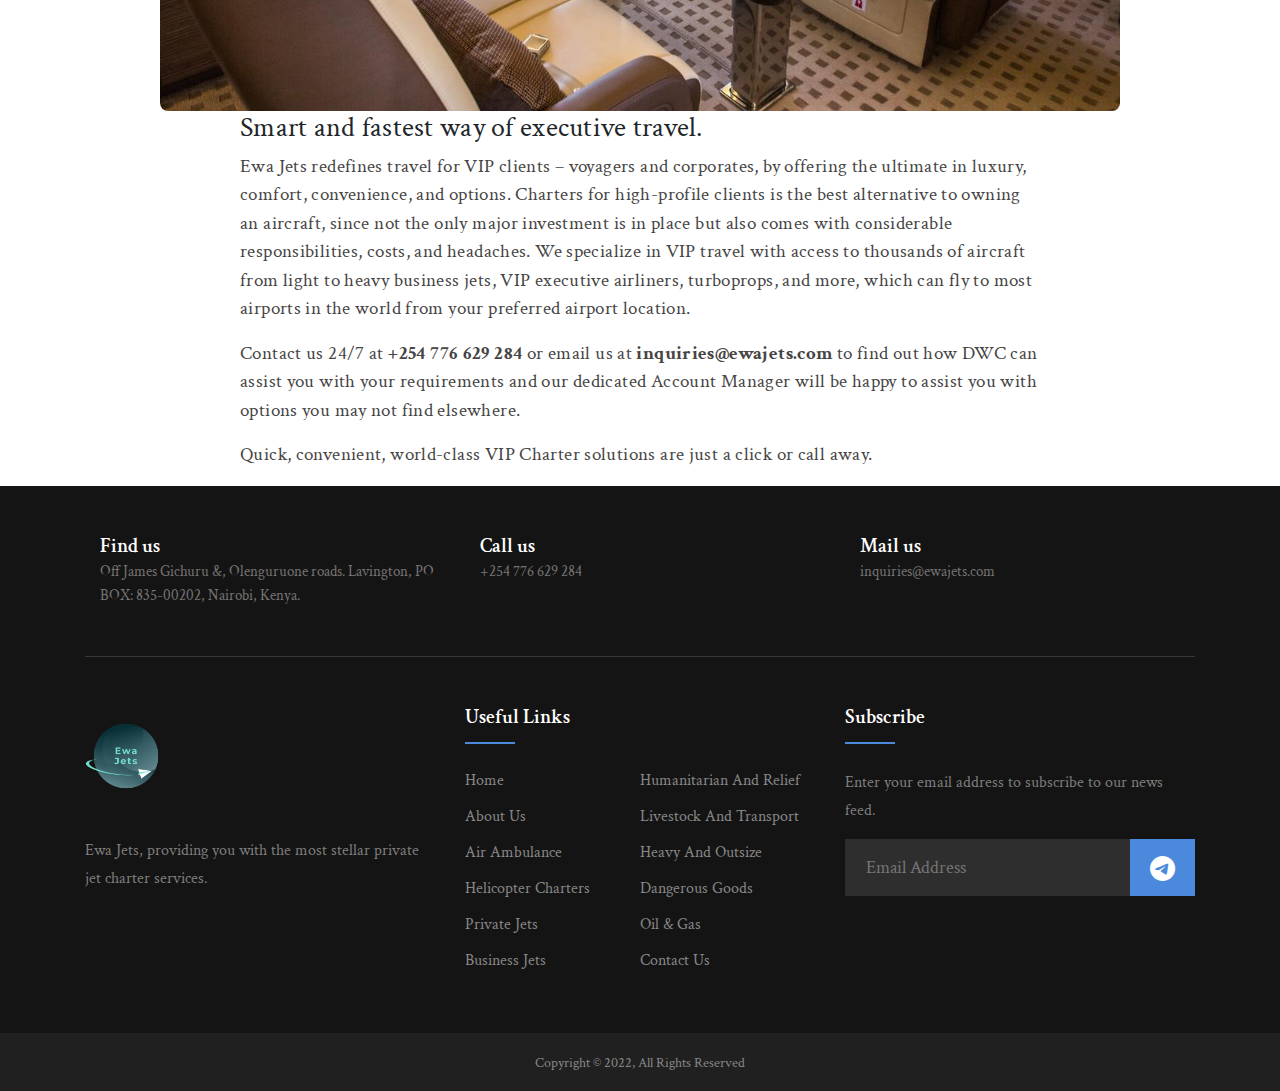
<file: Templates/business-jets.html>
<!DOCTYPE html>
<html lang="en">

<head>
    <meta charset="UTF-8">
    <meta http-equiv="X-UA-Compatible" content="IE=edge">
    <meta name="viewport" content="width=device-width, initial-scale=1.0">

    <link rel="shortcut icon" href="/Assets/favicon.png" type="image/x-icon">
    <link rel="stylesheet" href="https://cdn.jsdelivr.net/npm/bootstrap@4.0.0/dist/css/bootstrap.min.css"
        integrity="sha384-Gn5384xqQ1aoWXA+058RXPxPg6fy4IWvTNh0E263XmFcJlSAwiGgFAW/dAiS6JXm" crossorigin="anonymous">
    <link rel="stylesheet" href="https://cdn.jsdelivr.net/npm/bootstrap-icons@1.5.0/font/bootstrap-icons.css">
    <link href="https://fonts.googleapis.com/css2?family=Crimson+Text&display=swap" rel="stylesheet">
    <link rel="stylesheet" href="../styles.css">

    <title>Ewa Jets - Exemplary Jet Services For You</title>
</head>

<body>
    <div class="contact-overlay"></div>

    <header>
        <h2 class="contact-title">Business Jets</h2>
        <img src="../Assets/business-jets-header.jpg" alt="jet" class="contact-header">
    </header>

    <nav class="navbar fixed-top navbar-expand-lg navbar-light bg-light" id="navbar">

        <button class="navbar-toggler" type="button" data-toggle="collapse" data-target="#navbarSupportedContent"
            aria-controls="navbarSupportedContent" aria-expanded="false" aria-label="Toggle navigation">
            <span class="navbar-toggler-icon" id="navbar-toggler-icon"></span>
        </button>

        <a class="navbar-brand" href="/"><img src="../Assets/logo.png" class="navbar-brand"></a>

        <div class="collapse navbar-collapse" id="navbarSupportedContent">
            <ul class="navbar-nav navbar-links">
                <li class="nav-item">
                    <a class="nav-link" href="/">Home</a>
                </li>
                <li class="nav-item">
                    <a class="nav-link" href="../Templates/about.html">About us</a>
                </li>
                <li class="nav-item dropdown privateDropdown">
                    <a class="nav-link dropdown-toggle active" href="#" id="privateDropdown" role="button"
                        data-toggle="dropdown" aria-haspopup="true" aria-expanded="false">
                        Private Jet Charter
                    </a>
                    <div class="dropdown-menu" id="dropdown1" aria-labelledby="navbarDropdown">
                        <a class="dropdown-item" href="../Templates/air-ambulance.html">Air Ambulance</a>
                        <a class="dropdown-item" href="../Templates/business-jets.html">Business Jets</a>
                        <a class="dropdown-item" href="../Templates/helicopter-charters.html">Helicopter Charters</a>
                        <a class="dropdown-item no-border" href="../Templates/private-jets.html">Private Jets</a>
                    </div>
                </li>

                <li class="nav-item dropdown airDropdown">
                    <a class="nav-link dropdown-toggle" href="#" id="airDropdown" data-toggle="dropdown"
                        aria-haspopup="true" aria-expanded="false">
                        Air Cargo Charter
                    </a>
                    <div class="dropdown-menu" id="dropdown2" aria-labelledby="navbarDropdownMenuLink">
                        <a class="dropdown-item" href="../Templates/dangerous-goods.html">Dangerous Goods</a>
                        <a class="dropdown-item" href="../Templates/heavy-outsize.html">Heavy and Outsize</a>
                        <a class="dropdown-item" href="../Templates/human-relief.html">Humanitarian and relief</a>
                        <a class="dropdown-item" href="../Templates/livestock-transport.html">Livestock Transport</a>
                        <a class="dropdown-item no-border" href="../Templates/oil-gas.html">Oil and gas</a>
                    </div>
                </li>
                <li class="nav-item">
                    <a class="nav-link" href="../Templates/contact.html">Contact us</a>
                </li>
            </ul>
        </div>
        </div>
    </nav>

    <div class="row ambulance-section">
        <div class="col-sm-3" id="spy">
            <ul class="nav nav-pills flex-column">
                <li class="nav-item"><a class="nav-link" href="../Templates/air-ambulance.html">Air Ambulance</a>
                </li>
                <li class="nav-item"><a class="nav-link active" href="../Templates/business-jets.html">Business Jets</a>
                </li>
                <li class="nav-item"><a class="nav-link" href="../Templates/helicopter-charters.html">Helicopter
                        Charters</a></li>
                <li class="nav-item"><a class="nav-link" href="../Templates/private-jets.html">Private Jets</a></li>
                <li class="nav-item"><a class="nav-link" href="../Templates/dangerous-goods.html">Dangerous Goods</a>
                </li>
                <li class="nav-item"><a class="nav-link" href="../Templates/heavy-outsize.html">Heavy & Outsize</a></li>
                <li class="nav-item"><a class="nav-link" href="../Templates/human-relief.html">Humanitarian & Relief</a>
                </li>
                <li class="nav-item"><a class="nav-link" href="../Templates/livestock-transport.html">Livestock
                        Transport</a></li>
                <li class="nav-item"><a class="nav-link" href="../Templates/oil-gas.html">Oil & Gas</a></li>
            </ul>
        </div>
        <img src="../Assets/business-jets.jpg" class="ambulance-flex">
    </div>

    <div class="ambulance-text">
        <h3>Smart and fastest way of executive travel.</h3>
        <p>Ewa Jets redefines travel for VIP clients – voyagers and corporates, by offering the ultimate in luxury,
            comfort, convenience, and options. Charters for high-profile clients is the best alternative to owning an
            aircraft, since not the only major investment is in place but also comes with considerable responsibilities,
            costs, and headaches.

            We specialize in VIP travel with access to thousands of aircraft from light to heavy business jets, VIP
            executive airliners, turboprops, and more, which can fly to most airports in the world from your preferred
            airport location.</p>
        <p>Contact us 24/7 at <b>+254 776 629 284</b> or email us at <b>inquiries@ewajets.com</b> to find out how DWC
            can assist you with your requirements and our dedicated Account Manager will be happy to assist you with
            options you may not find elsewhere.
        </p>
        <p>Quick, convenient, world-class VIP Charter solutions are just a click or call away.</p>
    </div>


    <div class="modal modal-success" tabindex="-1" role="dialog" id="myModal">
        <div class="modal-dialog">
            <div class="modal-content">
                <button type="button" class="close modal-close" aria-label="Close" style="outline: none;"><i
                        class="bi bi-x-circle" style="float: right; padding: 8px; font-size: 22px;"></i></button>
                <div class="modal-body">
                    <center><i class="bi bi-check-circle success-tick"></i></center>
                    <p class="modal-body-p">You have successfully subscribed to Ewa Jets alerts and updates.</p>
                </div>
            </div>
        </div>
    </div>

    <div class="modal-overlay"></div>

    <footer class="footer-section">
        <div class="container">
            <div class="footer-cta pt-5 pb-5">
                <div class="row">
                    <div class="col-xl-4 col-md-4 mb-30">
                        <div class="single-cta">
                            <i class="fas fa-map-marker-alt"></i>
                            <div class="cta-text">
                                <h4>Find us</h4>
                                <span>Off James Gichuru &, Olenguruone roads. Lavington, PO BOX: 835-00202, Nairobi, Kenya.</span>
                            </div>
                        </div>
                    </div>
                    <div class="col-xl-4 col-md-4 mb-30">
                        <div class="single-cta">
                            <i class="fas fa-phone"></i>
                            <div class="cta-text">
                                <h4>Call us</h4>
                                <span>+254 776 629 284</span>
                            </div>
                        </div>
                    </div>
                    <div class="col-xl-4 col-md-4 mb-30">
                        <div class="single-cta">
                            <i class="far fa-envelope-open"></i>
                            <div class="cta-text">
                                <h4>Mail us</h4>
                                <span>inquiries@ewajets.com</span>
                            </div>
                        </div>
                    </div>
                </div>
            </div>
            <div class="footer-content pt-5 pb-5">
                <div class="row">
                    <div class="col-xl-4 col-lg-4 mb-50">
                        <div class="footer-widget">
                            <div class="footer-logo">
                                <a class="navbar-brand" href="/"><img src="../Assets/logo.png" class="navbar-brand"></a>
                            </div>
                            <div class="footer-text">
                                <p>Ewa Jets, providing you with the most stellar private jet charter services.</p>
                            </div>
                        </div>
                    </div>
                    <div class="col-xl-4 col-lg-4 col-md-6 mb-30">
                        <div class="footer-widget">
                            <div class="footer-widget-heading">
                                <h3>Useful Links</h3>
                            </div>
                            <ul>
                                <li><a href="/">Home</a></li>
                                <li><a href="../Templates/human-relief.html">Humanitarian and Relief</a></li>
                                <li><a href="../Templates/about.html">About us</a></li>
                                <li><a href="../Templates/livestock-transport.html">Livestock and Transport</a></li>
                                <li><a href="../Templates/air-ambulance.html">Air Ambulance</a></li>
                                <li><a href="../Templates/heavy-outsize.html">Heavy and Outsize</a></li>
                                <li><a href="../Templates/helicopter-charters.html">Helicopter Charters</a></li>
                                <li><a href="../Templates/dangerous-goods.html">Dangerous Goods</a></li>
                                <li><a href="../Templates/private-jets.html">Private Jets</a></li>
                                <li><a href="../Templates/oil-gas.html">Oil & Gas</a></li>
                                <li><a href="../Templates/business-jets.html">Business Jets</a></li>
                                <li><a href="../Templates/contact.html">Contact us</a></li>
                            </ul>
                        </div>
                    </div>
                    <div class="col-xl-4 col-lg-4 col-md-6 mb-50">
                        <div class="footer-widget">
                            <div class="footer-widget-heading">
                                <h3>Subscribe</h3>
                            </div>
                            <div class="footer-text mb-25">
                                <p>Enter your email address to subscribe to our news feed.</p>
                            </div>
                            <div class="subscribe-form" id="subscribe-form">
                                <form class="subscription-form">
                                    <input type="text" placeholder="Email Address" class="input-email" id="input-email"
                                        pattern="[^@]+@[^@]+\.[a-zA-Z]{2,6}">
                                    <button type="submit"><i class="bi bi-telegram"></i></button>
                                </form>
                            </div>
                        </div>
                    </div>
                </div>
            </div>
        </div>
        <div class="copyright-area">
            <div class="copyright-text">
                <p>Copyright &copy; 2022, All Rights Reserved</p>
            </div>
        </div>
    </footer>


    <script src="https://cdn.jsdelivr.net/npm/popper.js@1.12.9/dist/umd/popper.min.js"
        integrity="sha384-ApNbgh9B+Y1QKtv3Rn7W3mgPxhU9K/ScQsAP7hUibX39j7fakFPskvXusvfa0b4Q" crossorigin="anonymous">
    </script>
    <script src="https://cdn.jsdelivr.net/npm/bootstrap@4.0.0/dist/js/bootstrap.min.js"
        integrity="sha384-JZR6Spejh4U02d8jOt6vLEHfe/JQGiRRSQQxSfFWpi1MquVdAyjUar5+76PVCmYl" crossorigin="anonymous">
    </script>
    <script src="https://code.jquery.com/jquery-3.6.0.js"
        integrity="sha256-H+K7U5CnXl1h5ywQfKtSj8PCmoN9aaq30gDh27Xc0jk=" crossorigin="anonymous"></script>
    <script>
        // Navbar

        $(function () {
            $("#navbar-toggler-icon").click(function () {
                $("#navbarSupportedContent").slideToggle();
                $(".form").css({
                    "margin": "auto"
                })
            })

            $("#privateDropdown").click(function () {
                $("#dropdown1").slideToggle();
                $("#dropdown2").slideUp();
            })

            $("#airDropdown").click(function () {
                $("#dropdown2").slideToggle();
                $("#dropdown1").slideUp();
            })

            // Stats Count

            let nCount = selector => {
                $(selector).each(function () {
                    $(this)
                        .animate({
                            Counter: $(this).text()
                        }, {
                            duration: 4000,
                            easing: "swing",
                            step: function (value) {
                                $(this).text(Math.ceil(value));
                            }
                        });
                });
            };

            let a = 0;
            $(window).scroll(function () {
                let oTop = $(".stats").offset().top - window.innerHeight;
                if (a == 0 && $(window).scrollTop() >= oTop) {
                    a++;
                    nCount(".counting");
                }
            });
        });


        // Subscription Form

        let formSubscribe = document.querySelector(".subscription-form");
        let inputEmail = document.querySelector(".input-email")
        let modalSuccess = document.querySelector(".modal-success");
        let modalClose = document.querySelector(".modal-close");
        let overlay = document.querySelector(".modal-overlay");

        formSubscribe.addEventListener("submit", (e) => {
            e.preventDefault();

            if (inputEmail.value == null || inputEmail.value == "") {
                inputEmail.style.borderColor = "red";
                inputEmail.focus();
                return false;
            } else {
                inputEmail.style.border = "none";
                modalSuccess.style.display = "block";
                inputEmail.value = "";
                overlay.style.display = "block"
                return true;
            }
        })


        modalClose.addEventListener("click", () => {
            modalSuccess.style.display = "none";
            overlay.style.display = "none";
        })

        // Message Form

        var messageForm = document.querySelector(".message-form");
        var firstName = document.querySelector(".f-name-input");
        var lastName = document.querySelector(".l-name-input");
        var messageEmail = document.querySelector(".email-input");
        var messageTel = document.querySelector(".tel-input");
        var textBox = document.querySelector(".message-textbox");
        var messageSuccess = document.getElementById("message-success");

        messageForm.addEventListener("submit", (e) => {
            e.preventDefault();
            if ((firstName.value != "") && (lastName.value != "") && (messageEmail.value != "") && (
                    messageTel.value != "") && (textBox.value != "")) {
                firstName.style.borderColor = "lightblue";
                lastName.style.borderColor = "lightblue";
                messageEmail.style.borderColor = "lightblue";
                messageTel.style.borderColor = "lightblue";
                textBox.style.borderColor = "lightblue";
                messageForm.reset();
                messageSuccess.style.display = "block";

                return true;
            }
        });
    </script>
</body>

</html>
</file>
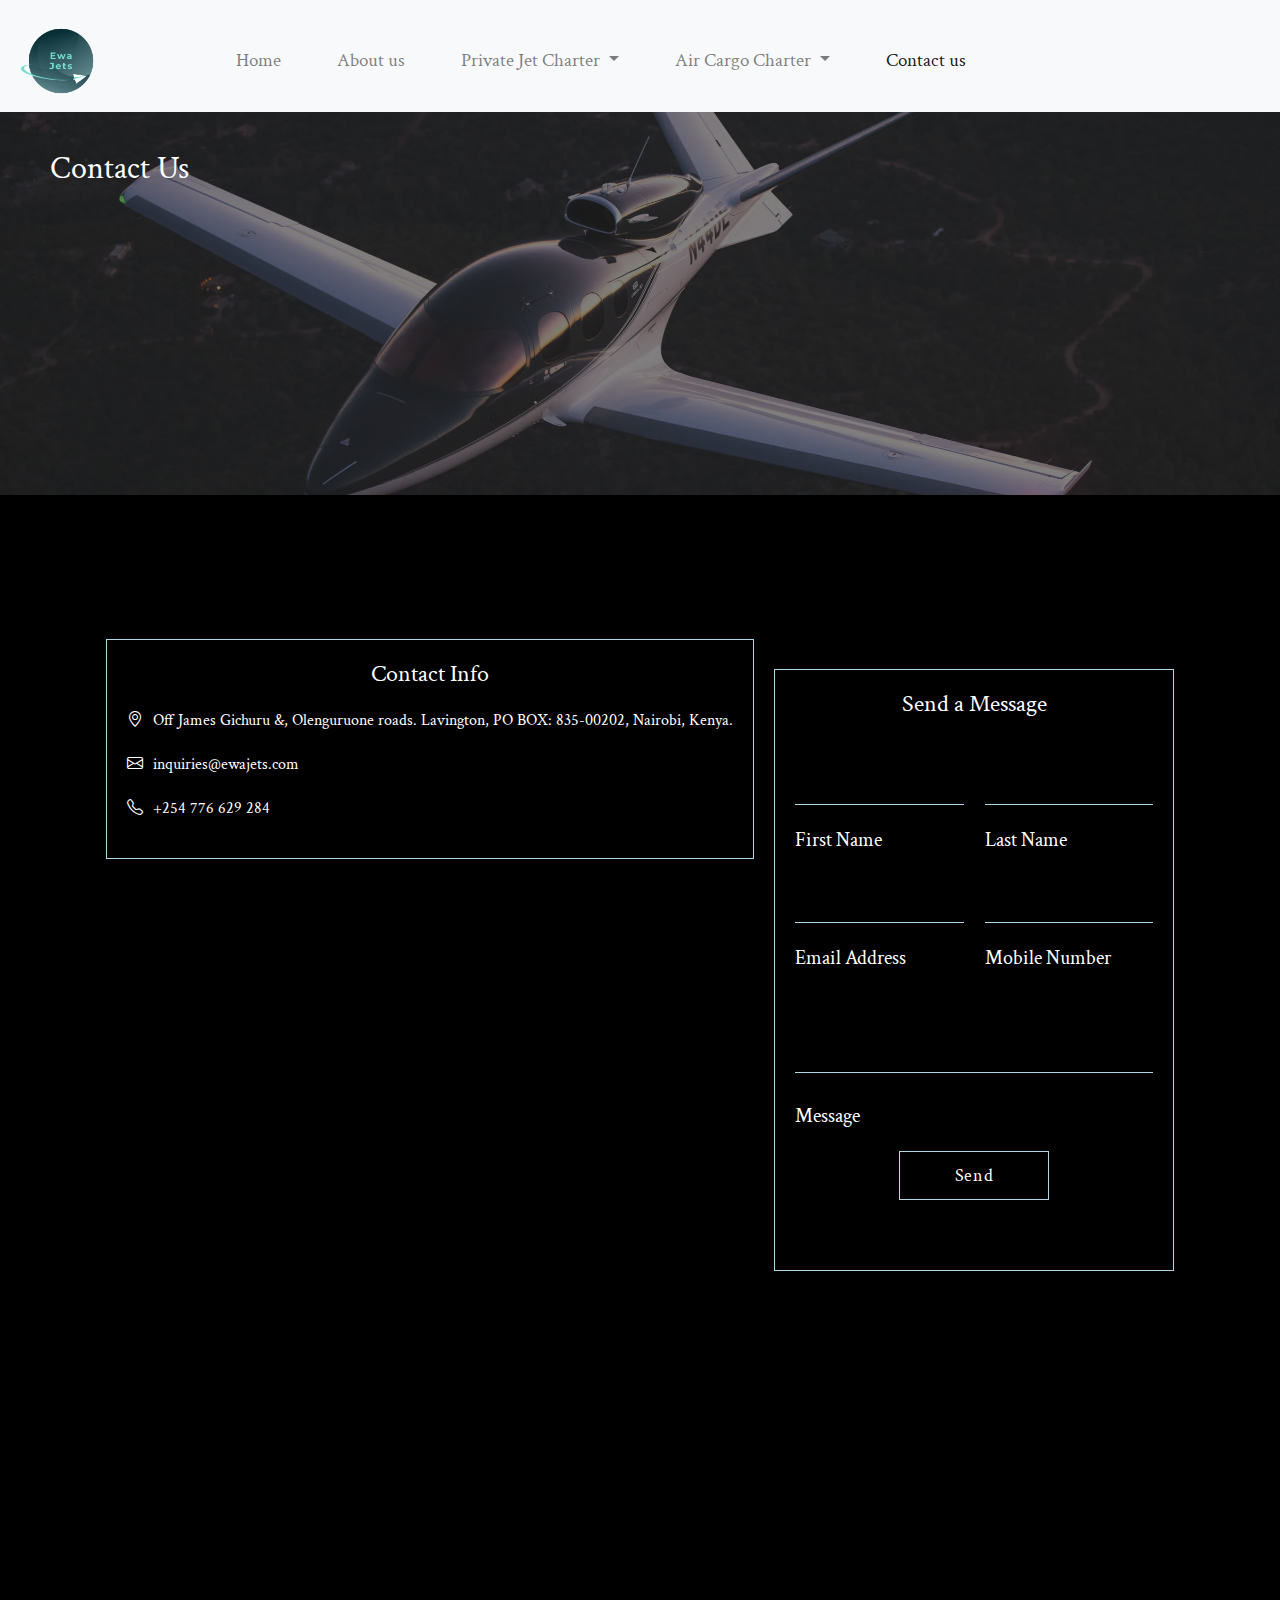
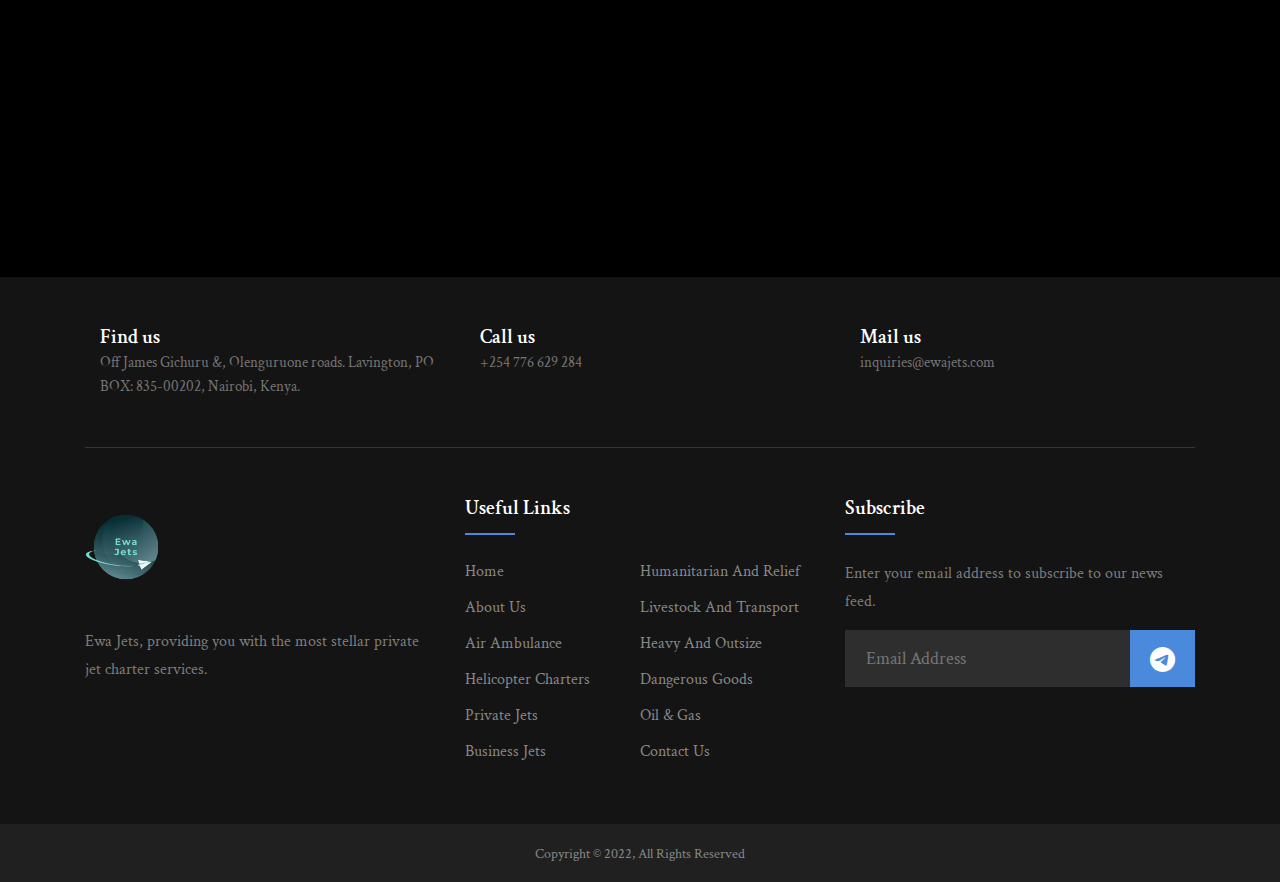
<file: Templates/contact.html>
<!DOCTYPE html>
<html lang="en">

<head>
    <meta charset="UTF-8">
    <meta http-equiv="X-UA-Compatible" content="IE=edge">
    <meta name="viewport" content="width=device-width, initial-scale=1.0">

    <link rel="shortcut icon" href="/Assets/favicon.png" type="image/x-icon">
    <link rel="stylesheet" href="https://cdn.jsdelivr.net/npm/bootstrap@4.0.0/dist/css/bootstrap.min.css"
        integrity="sha384-Gn5384xqQ1aoWXA+058RXPxPg6fy4IWvTNh0E263XmFcJlSAwiGgFAW/dAiS6JXm" crossorigin="anonymous">
    <link rel="stylesheet" href="https://cdn.jsdelivr.net/npm/bootstrap-icons@1.5.0/font/bootstrap-icons.css">
    <link href="https://fonts.googleapis.com/css2?family=Crimson+Text&display=swap" rel="stylesheet">
    <link rel="stylesheet" href="../styles.css">

    <title>Ewa Jets - Exemplary Jet Services For You</title>
</head>

<body style="background: black;">
    <div class="contact-overlay"></div>

    <header>
        <h2 class="contact-title">Contact Us</h2>
        <img src="../Assets/contact-header.webp" alt="jet" class="contact-header">
    </header>

    <nav class="navbar fixed-top navbar-expand-lg navbar-light bg-light" id="navbar">

        <button class="navbar-toggler" type="button" data-toggle="collapse" data-target="#navbarSupportedContent"
            aria-controls="navbarSupportedContent" aria-expanded="false" aria-label="Toggle navigation">
            <span class="navbar-toggler-icon" id="navbar-toggler-icon"></span>
        </button>

        <a class="navbar-brand" href="/"><img src="../Assets/logo.png" class="navbar-brand"></a>

        <div class="collapse navbar-collapse" id="navbarSupportedContent">
            <ul class="navbar-nav navbar-links">
                <li class="nav-item">
                    <a class="nav-link" href="/">Home</a>
                </li>
                <li class="nav-item">
                    <a class="nav-link" href="../Templates/about.html">About us</a>
                </li>
                <li class="nav-item dropdown privateDropdown">
                    <a class="nav-link dropdown-toggle" href="#" id="privateDropdown" role="button"
                        data-toggle="dropdown" aria-haspopup="true" aria-expanded="false">
                        Private Jet Charter
                    </a>
                    <div class="dropdown-menu" id="dropdown1" aria-labelledby="navbarDropdown">
                        <a class="dropdown-item" href="../Templates/air-ambulance.html">Air Ambulance</a>
                        <a class="dropdown-item" href="../Templates/business-jets.html">Business Jets</a>
                        <a class="dropdown-item" href="../Templates/helicopter-charters.html">Helicopter Charters</a>
                        <a class="dropdown-item no-border" href="../Templates/private-jets.html">Private Jets</a>
                    </div>
                </li>

                <li class="nav-item dropdown airDropdown">
                    <a class="nav-link dropdown-toggle" href="#" id="airDropdown" data-toggle="dropdown"
                        aria-haspopup="true" aria-expanded="false">
                        Air Cargo Charter
                    </a>
                    <div class="dropdown-menu" id="dropdown2" aria-labelledby="navbarDropdownMenuLink">
                        <a class="dropdown-item" href="../Templates/dangerous-goods.html">Dangerous Goods</a>
                        <a class="dropdown-item" href="../Templates/heavy-outsize.html">Heavy and Outsize</a>
                        <a class="dropdown-item" href="../Templates/human-relief.html">Humanitarian and relief</a>
                        <a class="dropdown-item" href="../Templates/livestock-transport.html">Livestock Transport</a>
                        <a class="dropdown-item no-border" href="../Templates/oil-gas.html">Oil and gas</a>
                    </div>
                </li>
                <li class="nav-item">
                    <a class="nav-link active" href="../Templates/contact.html">Contact us</a>
                </li>
            </ul>
        </div>
        </div>
    </nav>

    <section>
        <div class="container contact-container">
            <div class="contactInfo">
                <div>
                    <h2>Contact Info</h2>
                    <ul class="info">
                        <li>
                            <span><i class="bi bi-geo-alt" style="color: white; cursor: text;"></i></span>
                            <span style="cursor: text;">Off James Gichuru &, Olenguruone roads. Lavington, PO BOX:
                                835-00202, Nairobi, Kenya.</span>
                            </span>
                        </li>
                        <li>
                            <i class="bi bi-envelope" style="color: white;"></i>
                            <span><a href="mailto: inquiries@ewajets.com">inquiries@ewajets.com</a></span>
                        </li>
                        <li>
                            <i class="bi bi-telephone" style="color: white;"></i>
                            <span><a href="tel:+254776629284">+254 776 629 284</a></span>
                        </li>

                    </ul>
                </div>
            </div>
            <div class="contactForm">
                <h2>Send a Message</h2>
                <div class="formBox">
                    <div class="inputBox w50">
                        <form class="message-form">
                            <input type="text" name="" class="f-name-input" required>
                            <span>First Name</span>
                    </div>
                    <div class="inputBox w50">
                        <input type="text" class="l-name-input" required>
                        <span>Last Name</span>
                    </div>
                    <div class="inputBox w50">
                        <input type="text" pattern="[^@]+@[^@]+\.[a-zA-Z]{2,6}" class="email-input" required>
                        <span>Email Address</span>
                    </div>
                    <div class="inputBox w50">
                        <input type="tel" minlength="10" maxlength="15" class="tel-input" required>
                        <span>Mobile Number</span>
                    </div>
                    <div class="inputBox w100">
                        <textarea class="message-textbox" required></textarea>
                        <br>
                        <span>Message</span>
                    </div>
                    <div class="inputBox w100">
                        <input type="submit" value="Send">

                        <p id="message-success">Your message has been sent!</p>
                        </form>
                    </div>
                </div>
            </div>
    </section>
    <br>
    <iframe
        src="https://www.google.com/maps/embed?pb=!1m18!1m12!1m3!1d1339.945056730905!2d36.77113797188744!3d-1.2758880530062942!2m3!1f0!2f0!3f0!3m2!1i1024!2i768!4f13.1!3m3!1m2!1s0x182f19f97b1de287%3A0xcf77c0bdac29dd64!2sOlenguruone%20Ave%2C%20Nairobi!5e0!3m2!1sen!2ske!4v1659348872563!5m2!1sen!2ske"
        width="600" height="450" style="border:0; width: 100%" allowfullscreen="" loading="lazy"
        referrerpolicy="no-referrer-when-downgrade"></iframe>

    <div class="modal modal-success" tabindex="-1" role="dialog" id="myModal">
        <div class="modal-dialog">
            <div class="modal-content">
                <button type="button" class="close modal-close" aria-label="Close" style="outline: none;"><i
                        class="bi bi-x-circle" style="float: right; padding: 8px; font-size: 22px;"></i></button>
                <div class="modal-body">
                    <center><i class="bi bi-check-circle success-tick"></i></center>
                    <p class="modal-body-p">You have successfully subscribed to Ewa Jets alerts and updates.</p>
                </div>
            </div>
        </div>
    </div>

    <div class="modal-overlay"></div>

    <footer class="footer-section">
        <div class="container">
            <div class="footer-cta pt-5 pb-5">
                <div class="row">
                    <div class="col-xl-4 col-md-4 mb-30">
                        <div class="single-cta">
                            <i class="fas fa-map-marker-alt"></i>
                            <div class="cta-text">
                                <h4>Find us</h4>
                                <span>Off James Gichuru &, Olenguruone roads. Lavington, PO BOX: 835-00202, Nairobi,
                                    Kenya.</span>
                            </div>
                        </div>
                    </div>
                    <div class="col-xl-4 col-md-4 mb-30">
                        <div class="single-cta">
                            <i class="fas fa-phone"></i>
                            <div class="cta-text">
                                <h4>Call us</h4>
                                <span>+254 776 629 284</span>
                            </div>
                        </div>
                    </div>
                    <div class="col-xl-4 col-md-4 mb-30">
                        <div class="single-cta">
                            <i class="far fa-envelope-open"></i>
                            <div class="cta-text">
                                <h4>Mail us</h4>
                                <span>inquiries@ewajets.com</span>
                            </div>
                        </div>
                    </div>
                </div>
            </div>
            <div class="footer-content pt-5 pb-5">
                <div class="row">
                    <div class="col-xl-4 col-lg-4 mb-50">
                        <div class="footer-widget">
                            <div class="footer-logo">
                                <a class="navbar-brand" href="/"><img src="../Assets/logo.png" class="navbar-brand"></a>
                            </div>
                            <div class="footer-text">
                                <p>Ewa Jets, providing you with the most stellar private jet charter services.</p>
                            </div>
                        </div>
                    </div>
                    <div class="col-xl-4 col-lg-4 col-md-6 mb-30">
                        <div class="footer-widget">
                            <div class="footer-widget-heading">
                                <h3>Useful Links</h3>
                            </div>
                            <ul>
                                <li><a href="/">Home</a></li>
                                <li><a href="../Templates/human-relief.html">Humanitarian and Relief</a></li>
                                <li><a href="../Templates/about.html">About us</a></li>
                                <li><a href="../Templates/livestock-transport.html">Livestock and Transport</a></li>
                                <li><a href="../Templates/air-ambulance.html">Air Ambulance</a></li>
                                <li><a href="../Templates/heavy-outsize.html">Heavy and Outsize</a></li>
                                <li><a href="../Templates/helicopter-charters.html">Helicopter Charters</a></li>
                                <li><a href="../Templates/dangerous-goods.html">Dangerous Goods</a></li>
                                <li><a href="../Templates/private-jets.html">Private Jets</a></li>
                                <li><a href="../Templates/oil-gas.html">Oil & Gas</a></li>
                                <li><a href="../Templates/business-jets.html">Business Jets</a></li>
                                <li><a href="../Templates/contact.html">Contact us</a></li>
                            </ul>
                        </div>
                    </div>
                    <div class="col-xl-4 col-lg-4 col-md-6 mb-50">
                        <div class="footer-widget">
                            <div class="footer-widget-heading">
                                <h3>Subscribe</h3>
                            </div>
                            <div class="footer-text mb-25">
                                <p>Enter your email address to subscribe to our news feed.</p>
                            </div>
                            <div class="subscribe-form" id="subscribe-form">
                                <form class="subscription-form">
                                    <input type="text" placeholder="Email Address" class="input-email" id="input-email"
                                        pattern="[^@]+@[^@]+\.[a-zA-Z]{2,6}">
                                    <button type="submit"><i class="bi bi-telegram"></i></button>
                                </form>
                            </div>
                        </div>
                    </div>
                </div>
            </div>
        </div>
        <div class="copyright-area">
            <div class="copyright-text">
                <p>Copyright &copy; 2022, All Rights Reserved</p>
            </div>
        </div>
    </footer>


    <script src="https://cdn.jsdelivr.net/npm/popper.js@1.12.9/dist/umd/popper.min.js"
        integrity="sha384-ApNbgh9B+Y1QKtv3Rn7W3mgPxhU9K/ScQsAP7hUibX39j7fakFPskvXusvfa0b4Q" crossorigin="anonymous">
    </script>
    <script src="https://cdn.jsdelivr.net/npm/bootstrap@4.0.0/dist/js/bootstrap.min.js"
        integrity="sha384-JZR6Spejh4U02d8jOt6vLEHfe/JQGiRRSQQxSfFWpi1MquVdAyjUar5+76PVCmYl" crossorigin="anonymous">
    </script>
    <script src="https://code.jquery.com/jquery-3.6.0.js"
        integrity="sha256-H+K7U5CnXl1h5ywQfKtSj8PCmoN9aaq30gDh27Xc0jk=" crossorigin="anonymous"></script>
    <script>
        // Navbar

        $(function () {
            $("#navbar-toggler-icon").click(function () {
                $("#navbarSupportedContent").slideToggle();
                $(".form").css({
                    "margin": "auto"
                })
            })

            $("#privateDropdown").click(function () {
                $("#dropdown1").slideToggle();
                $("#dropdown2").slideUp();
            })

            $("#airDropdown").click(function () {
                $("#dropdown2").slideToggle();
                $("#dropdown1").slideUp();
            })
        });


        // Subscription Form

        let formSubscribe = document.querySelector(".subscription-form");
        let inputEmail = document.querySelector(".input-email")
        let modalSuccess = document.querySelector(".modal-success");
        let modalClose = document.querySelector(".modal-close");
        let overlay = document.querySelector(".modal-overlay");

        formSubscribe.addEventListener("submit", (e) => {
            e.preventDefault();

            if (inputEmail.value == null || inputEmail.value == "") {
                inputEmail.style.borderColor = "red";
                inputEmail.focus();
                return false;
            } else {
                inputEmail.style.border = "none";
                modalSuccess.style.display = "block";
                inputEmail.value = "";
                overlay.style.display = "block"
                return true;
            }
        })


        modalClose.addEventListener("click", () => {
            modalSuccess.style.display = "none";
            overlay.style.display = "none";
        })

        // Message Form

        var messageForm = document.querySelector(".message-form");
        var firstName = document.querySelector(".f-name-input");
        var lastName = document.querySelector(".l-name-input");
        var messageEmail = document.querySelector(".email-input");
        var messageTel = document.querySelector(".tel-input");
        var textBox = document.querySelector(".message-textbox");
        var messageSuccess = document.getElementById("message-success");

        messageForm.addEventListener("submit", (e) => {
            e.preventDefault();
            if ((firstName.value != "") && (lastName.value != "") && (messageEmail.value != "") && (
                    messageTel.value != "") && (textBox.value != "")) {
                firstName.style.borderColor = "lightblue";
                lastName.style.borderColor = "lightblue";
                messageEmail.style.borderColor = "lightblue";
                messageTel.style.borderColor = "lightblue";
                textBox.style.borderColor = "lightblue";
                messageForm.reset();
                messageSuccess.style.display = "block";

                return true;
            }
        });
    </script>
</body>

</html>
</file>
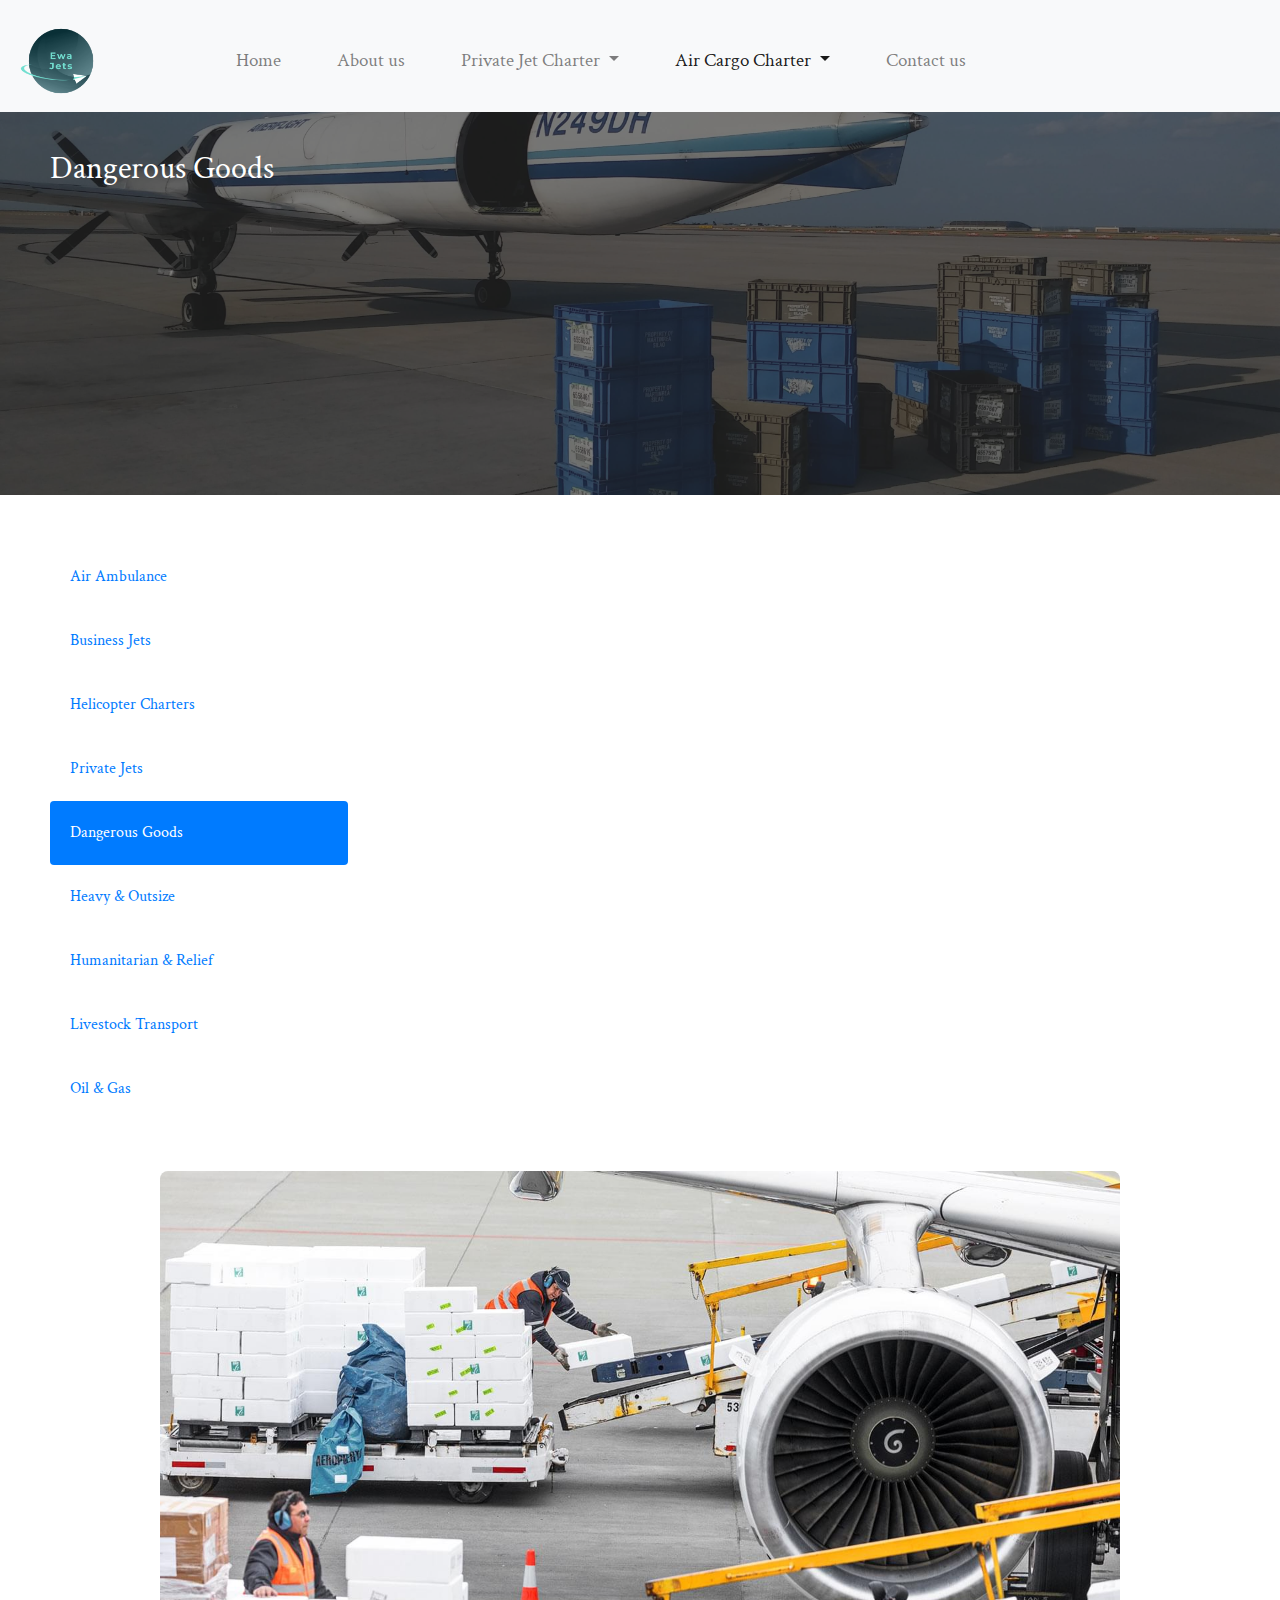
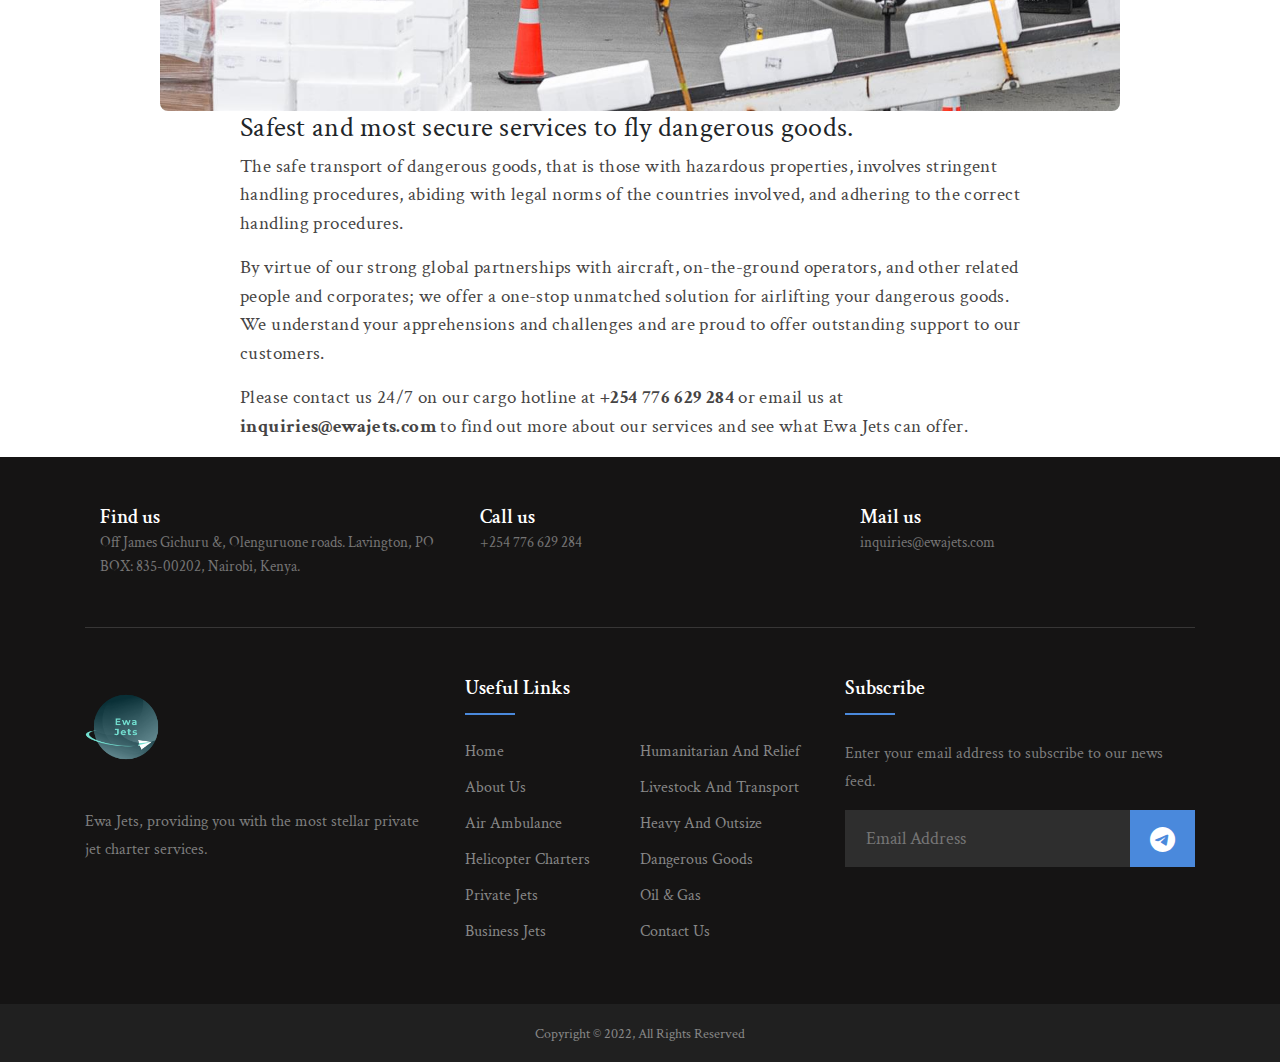
<file: Templates/dangerous-goods.html>
<!DOCTYPE html>
<html lang="en">

<head>
    <meta charset="UTF-8">
    <meta http-equiv="X-UA-Compatible" content="IE=edge">
    <meta name="viewport" content="width=device-width, initial-scale=1.0">

    <link rel="shortcut icon" href="/Assets/favicon.png" type="image/x-icon">
    <link rel="stylesheet" href="https://cdn.jsdelivr.net/npm/bootstrap@4.0.0/dist/css/bootstrap.min.css"
        integrity="sha384-Gn5384xqQ1aoWXA+058RXPxPg6fy4IWvTNh0E263XmFcJlSAwiGgFAW/dAiS6JXm" crossorigin="anonymous">
    <link rel="stylesheet" href="https://cdn.jsdelivr.net/npm/bootstrap-icons@1.5.0/font/bootstrap-icons.css">
    <link href="https://fonts.googleapis.com/css2?family=Crimson+Text&display=swap" rel="stylesheet">
    <link rel="stylesheet" href="../styles.css">

    <title>Ewa Jets - Exemplary Jet Services For You</title>
</head>

<body>
    <div class="contact-overlay"></div>

    <header>
        <h2 class="contact-title">Dangerous Goods</h2>
        <img src="../Assets/danger-goods-header.jpg" alt="jet" class="contact-header">
    </header>

    <nav class="navbar fixed-top navbar-expand-lg navbar-light bg-light" id="navbar">

        <button class="navbar-toggler" type="button" data-toggle="collapse" data-target="#navbarSupportedContent"
            aria-controls="navbarSupportedContent" aria-expanded="false" aria-label="Toggle navigation">
            <span class="navbar-toggler-icon" id="navbar-toggler-icon"></span>
        </button>

        <a class="navbar-brand" href="/"><img src="../Assets/logo.png" class="navbar-brand"></a>

        <div class="collapse navbar-collapse" id="navbarSupportedContent">
            <ul class="navbar-nav navbar-links">
                <li class="nav-item">
                    <a class="nav-link" href="/">Home</a>
                </li>
                <li class="nav-item">
                    <a class="nav-link" href="../Templates/about.html">About us</a>
                </li>
                <li class="nav-item dropdown privateDropdown">
                    <a class="nav-link dropdown-toggle" href="#" id="privateDropdown" role="button"
                        data-toggle="dropdown" aria-haspopup="true" aria-expanded="false">
                        Private Jet Charter
                    </a>
                    <div class="dropdown-menu" id="dropdown1" aria-labelledby="navbarDropdown">
                        <a class="dropdown-item" href="../Templates/air-ambulance.html">Air Ambulance</a>
                        <a class="dropdown-item" href="../Templates/business-jets.html">Business Jets</a>
                        <a class="dropdown-item" href="../Templates/helicopter-charters.html">Helicopter Charters</a>
                        <a class="dropdown-item no-border" href="../Templates/private-jets.html">Private Jets</a>
                    </div>
                </li>

                <li class="nav-item dropdown airDropdown">
                    <a class="nav-link dropdown-toggle active" href="#" id="airDropdown" data-toggle="dropdown"
                        aria-haspopup="true" aria-expanded="false">
                        Air Cargo Charter
                    </a>
                    <div class="dropdown-menu" id="dropdown2" aria-labelledby="navbarDropdownMenuLink">
                        <a class="dropdown-item" href="../Templates/dangerous-goods.html">Dangerous Goods</a>
                        <a class="dropdown-item" href="../Templates/heavy-outsize.html">Heavy and Outsize</a>
                        <a class="dropdown-item" href="../Templates/human-relief.html">Humanitarian and relief</a>
                        <a class="dropdown-item" href="../Templates/livestock-transport.html">Livestock Transport</a>
                        <a class="dropdown-item no-border" href="../Templates/oil-gas.html">Oil and gas</a>
                    </div>
                </li>
                <li class="nav-item">
                    <a class="nav-link" href="../Templates/contact.html">Contact us</a>
                </li>
            </ul>
        </div>
        </div>
    </nav>

    <div class="row ambulance-section">
        <div class="col-sm-3" id="spy">
            <ul class="nav nav-pills flex-column">
                <li class="nav-item"><a class="nav-link" href="../Templates/air-ambulance.html">Air Ambulance</a>
                </li>
                <li class="nav-item"><a class="nav-link" href="../Templates/business-jets.html">Business Jets</a>
                </li>
                <li class="nav-item"><a class="nav-link" href="../Templates/helicopter-charters.html">Helicopter
                        Charters</a></li>
                <li class="nav-item"><a class="nav-link" href="../Templates/private-jets.html">Private Jets</a>
                </li>
                <li class="nav-item"><a class="nav-link active" href="../Templates/dangerous-goods.html">Dangerous
                        Goods</a>
                </li>
                <li class="nav-item"><a class="nav-link" href="../Templates/heavy-outsize.html">Heavy & Outsize</a></li>
                <li class="nav-item"><a class="nav-link" href="../Templates/human-relief.html">Humanitarian & Relief</a>
                </li>
                <li class="nav-item"><a class="nav-link" href="../Templates/livestock-transport.html">Livestock
                        Transport</a></li>
                <li class="nav-item"><a class="nav-link" href="../Templates/oil-gas.html">Oil & Gas</a></li>
            </ul>
        </div>
        <img src="../Assets/danger-goods.jpg" class="ambulance-flex">
    </div>

    <div class="ambulance-text">
        <h3>Safest and most secure services to fly dangerous goods.</h3>
        <p>The safe transport of dangerous goods, that is those with hazardous properties, involves stringent handling
            procedures, abiding with legal norms of the countries involved, and adhering to the correct handling
            procedures.</p>
        <p>By virtue of our strong global partnerships with aircraft, on-the-ground operators, and other related people
            and corporates; we offer a one-stop unmatched solution for airlifting your dangerous goods. We understand
            your apprehensions and challenges and are proud to offer outstanding support to our customers.
        </p>
        <p>Please contact us 24/7 on our cargo hotline at <b>+254 776 629 284</b> or email us at
            <b>inquiries@ewajets.com</b> to find out more about our services and see what Ewa Jets can offer.
        </p>
    </div>


    <div class="modal modal-success" tabindex="-1" role="dialog" id="myModal">
        <div class="modal-dialog">
            <div class="modal-content">
                <button type="button" class="close modal-close" aria-label="Close" style="outline: none;"><i
                        class="bi bi-x-circle" style="float: right; padding: 8px; font-size: 22px;"></i></button>
                <div class="modal-body">
                    <center><i class="bi bi-check-circle success-tick"></i></center>
                    <p class="modal-body-p">You have successfully subscribed to Ewa Jets alerts and updates.</p>
                </div>
            </div>
        </div>
    </div>

    <div class="modal-overlay"></div>

    <footer class="footer-section">
        <div class="container">
            <div class="footer-cta pt-5 pb-5">
                <div class="row">
                    <div class="col-xl-4 col-md-4 mb-30">
                        <div class="single-cta">
                            <i class="fas fa-map-marker-alt"></i>
                            <div class="cta-text">
                                <h4>Find us</h4>
                                <span>Off James Gichuru &, Olenguruone roads. Lavington, PO BOX: 835-00202, Nairobi, Kenya.</span>
                            </div>
                        </div>
                    </div>
                    <div class="col-xl-4 col-md-4 mb-30">
                        <div class="single-cta">
                            <i class="fas fa-phone"></i>
                            <div class="cta-text">
                                <h4>Call us</h4>
                                <span>+254 776 629 284</span>
                            </div>
                        </div>
                    </div>
                    <div class="col-xl-4 col-md-4 mb-30">
                        <div class="single-cta">
                            <i class="far fa-envelope-open"></i>
                            <div class="cta-text">
                                <h4>Mail us</h4>
                                <span>inquiries@ewajets.com</span>
                            </div>
                        </div>
                    </div>
                </div>
            </div>
            <div class="footer-content pt-5 pb-5">
                <div class="row">
                    <div class="col-xl-4 col-lg-4 mb-50">
                        <div class="footer-widget">
                            <div class="footer-logo">
                                <a class="navbar-brand" href="/"><img src="../Assets/logo.png" class="navbar-brand"></a>
                            </div>
                            <div class="footer-text">
                                <p>Ewa Jets, providing you with the most stellar private jet charter services.</p>
                            </div>
                        </div>
                    </div>
                    <div class="col-xl-4 col-lg-4 col-md-6 mb-30">
                        <div class="footer-widget">
                            <div class="footer-widget-heading">
                                <h3>Useful Links</h3>
                            </div>
                            <ul>
                                <li><a href="/">Home</a></li>
                                <li><a href="../Templates/human-relief.html">Humanitarian and Relief</a></li>
                                <li><a href="../Templates/about.html">About us</a></li>
                                <li><a href="../Templates/livestock-transport.html">Livestock and Transport</a></li>
                                <li><a href="../Templates/air-ambulance.html">Air Ambulance</a></li>
                                <li><a href="../Templates/heavy-outsize.html">Heavy and Outsize</a></li>
                                <li><a href="../Templates/helicopter-charters.html">Helicopter Charters</a></li>
                                <li><a href="../Templates/dangerous-goods.html">Dangerous Goods</a></li>
                                <li><a href="../Templates/private-jets.html">Private Jets</a></li>
                                <li><a href="../Templates/oil-gas.html">Oil & Gas</a></li>
                                <li><a href="../Templates/business-jets.html">Business Jets</a></li>
                                <li><a href="../Templates/contact.html">Contact us</a></li>
                            </ul>
                        </div>
                    </div>
                    <div class="col-xl-4 col-lg-4 col-md-6 mb-50">
                        <div class="footer-widget">
                            <div class="footer-widget-heading">
                                <h3>Subscribe</h3>
                            </div>
                            <div class="footer-text mb-25">
                                <p>Enter your email address to subscribe to our news feed.</p>
                            </div>
                            <div class="subscribe-form" id="subscribe-form">
                                <form class="subscription-form">
                                    <input type="text" placeholder="Email Address" class="input-email" id="input-email"
                                        pattern="[^@]+@[^@]+\.[a-zA-Z]{2,6}">
                                    <button type="submit"><i class="bi bi-telegram"></i></button>
                                </form>
                            </div>
                        </div>
                    </div>
                </div>
            </div>
        </div>
        <div class="copyright-area">
            <div class="copyright-text">
                <p>Copyright &copy; 2022, All Rights Reserved</p>
            </div>
        </div>
    </footer>


    <script src="https://cdn.jsdelivr.net/npm/popper.js@1.12.9/dist/umd/popper.min.js"
        integrity="sha384-ApNbgh9B+Y1QKtv3Rn7W3mgPxhU9K/ScQsAP7hUibX39j7fakFPskvXusvfa0b4Q" crossorigin="anonymous">
    </script>
    <script src="https://cdn.jsdelivr.net/npm/bootstrap@4.0.0/dist/js/bootstrap.min.js"
        integrity="sha384-JZR6Spejh4U02d8jOt6vLEHfe/JQGiRRSQQxSfFWpi1MquVdAyjUar5+76PVCmYl" crossorigin="anonymous">
    </script>
    <script src="https://code.jquery.com/jquery-3.6.0.js"
        integrity="sha256-H+K7U5CnXl1h5ywQfKtSj8PCmoN9aaq30gDh27Xc0jk=" crossorigin="anonymous"></script>
    <script>
        // Navbar

        $(function () {
            $("#navbar-toggler-icon").click(function () {
                $("#navbarSupportedContent").slideToggle();
                $(".form").css({
                    "margin": "auto"
                })
            })

            $("#privateDropdown").click(function () {
                $("#dropdown1").slideToggle();
                $("#dropdown2").slideUp();
            })

            $("#airDropdown").click(function () {
                $("#dropdown2").slideToggle();
                $("#dropdown1").slideUp();
            })

            // Stats Count

            let nCount = selector => {
                $(selector).each(function () {
                    $(this)
                        .animate({
                            Counter: $(this).text()
                        }, {
                            duration: 4000,
                            easing: "swing",
                            step: function (value) {
                                $(this).text(Math.ceil(value));
                            }
                        });
                });
            };

            let a = 0;
            $(window).scroll(function () {
                let oTop = $(".stats").offset().top - window.innerHeight;
                if (a == 0 && $(window).scrollTop() >= oTop) {
                    a++;
                    nCount(".counting");
                }
            });
        });


        // Subscription Form

        let formSubscribe = document.querySelector(".subscription-form");
        let inputEmail = document.querySelector(".input-email")
        let modalSuccess = document.querySelector(".modal-success");
        let modalClose = document.querySelector(".modal-close");
        let overlay = document.querySelector(".modal-overlay");

        formSubscribe.addEventListener("submit", (e) => {
            e.preventDefault();

            if (inputEmail.value == null || inputEmail.value == "") {
                inputEmail.style.borderColor = "red";
                inputEmail.focus();
                return false;
            } else {
                inputEmail.style.border = "none";
                modalSuccess.style.display = "block";
                inputEmail.value = "";
                overlay.style.display = "block"
                return true;
            }
        })


        modalClose.addEventListener("click", () => {
            modalSuccess.style.display = "none";
            overlay.style.display = "none";
        })

        // Message Form

        var messageForm = document.querySelector(".message-form");
        var firstName = document.querySelector(".f-name-input");
        var lastName = document.querySelector(".l-name-input");
        var messageEmail = document.querySelector(".email-input");
        var messageTel = document.querySelector(".tel-input");
        var textBox = document.querySelector(".message-textbox");
        var messageSuccess = document.getElementById("message-success");

        messageForm.addEventListener("submit", (e) => {
            e.preventDefault();
            if ((firstName.value != "") && (lastName.value != "") && (messageEmail.value != "") && (
                    messageTel.value != "") && (textBox.value != "")) {
                firstName.style.borderColor = "lightblue";
                lastName.style.borderColor = "lightblue";
                messageEmail.style.borderColor = "lightblue";
                messageTel.style.borderColor = "lightblue";
                textBox.style.borderColor = "lightblue";
                messageForm.reset();
                messageSuccess.style.display = "block";

                return true;
            }
        });
    </script>
</body>

</html>
</file>
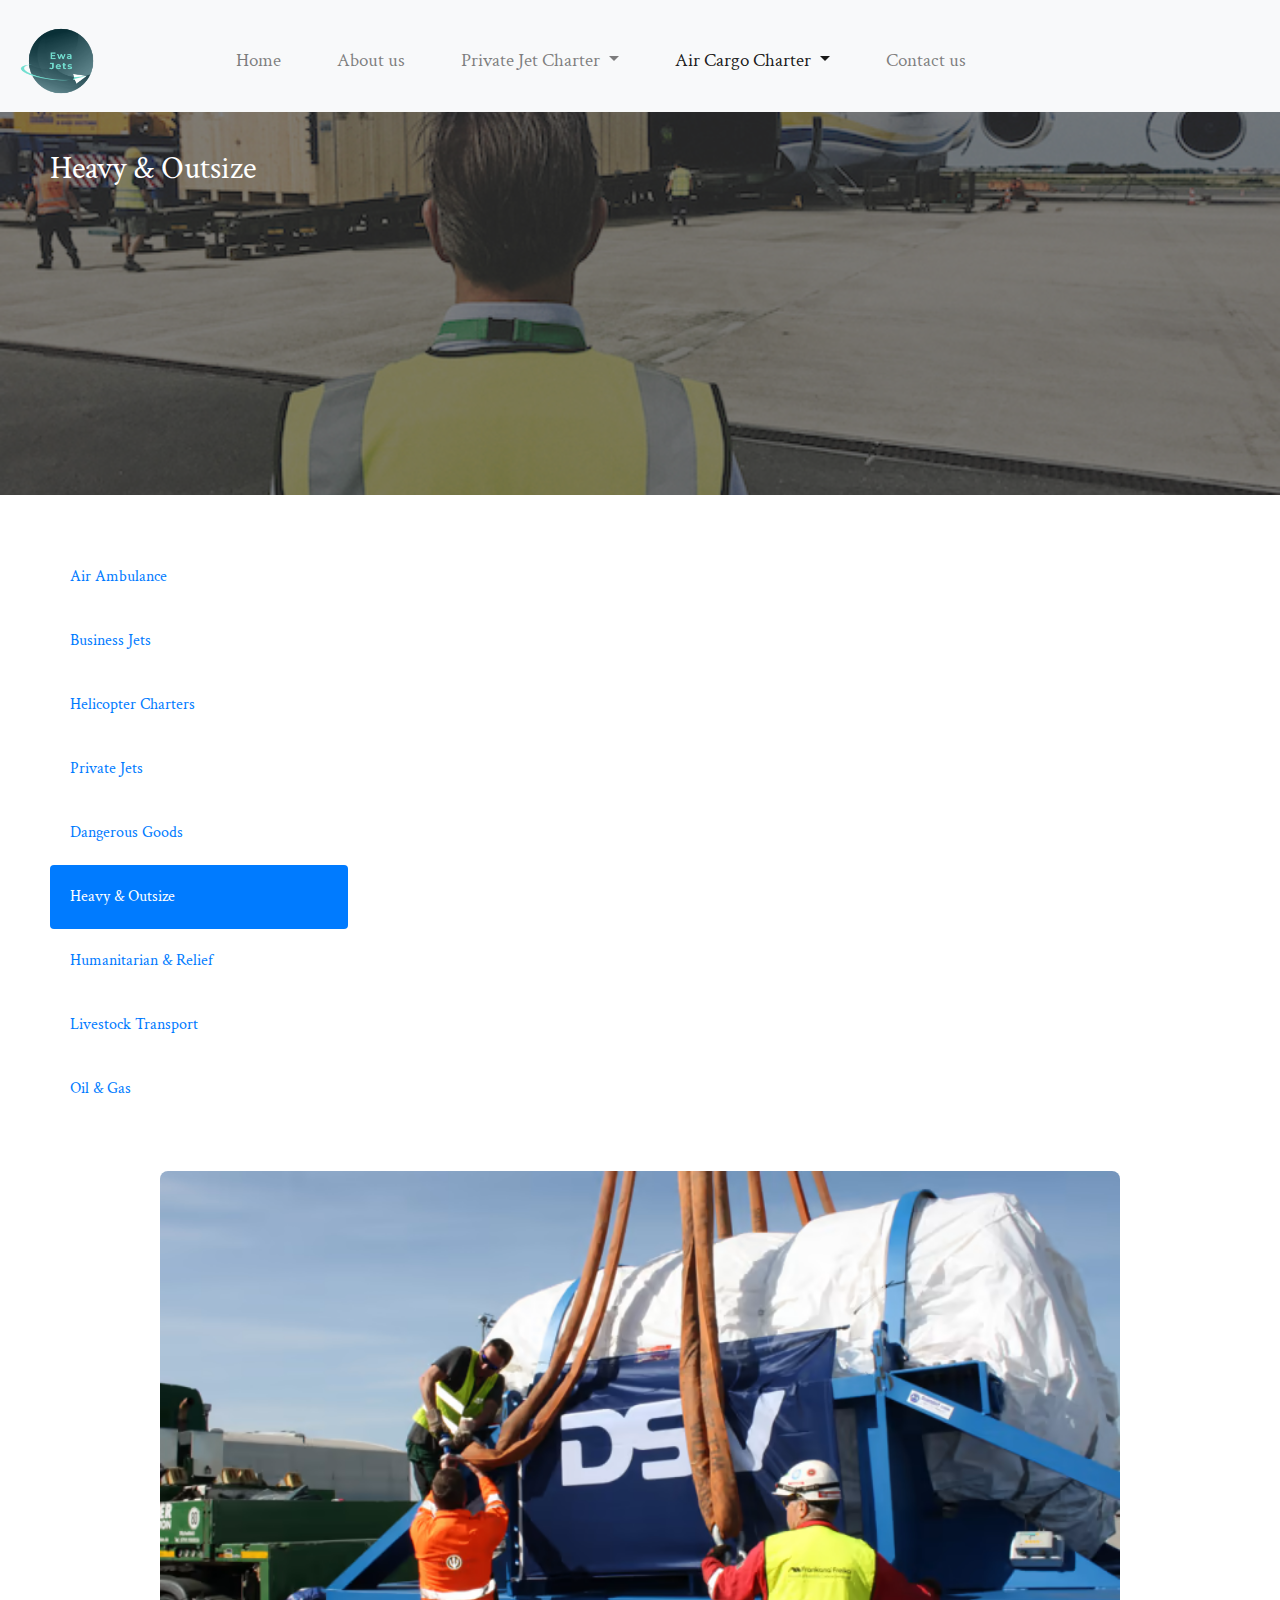
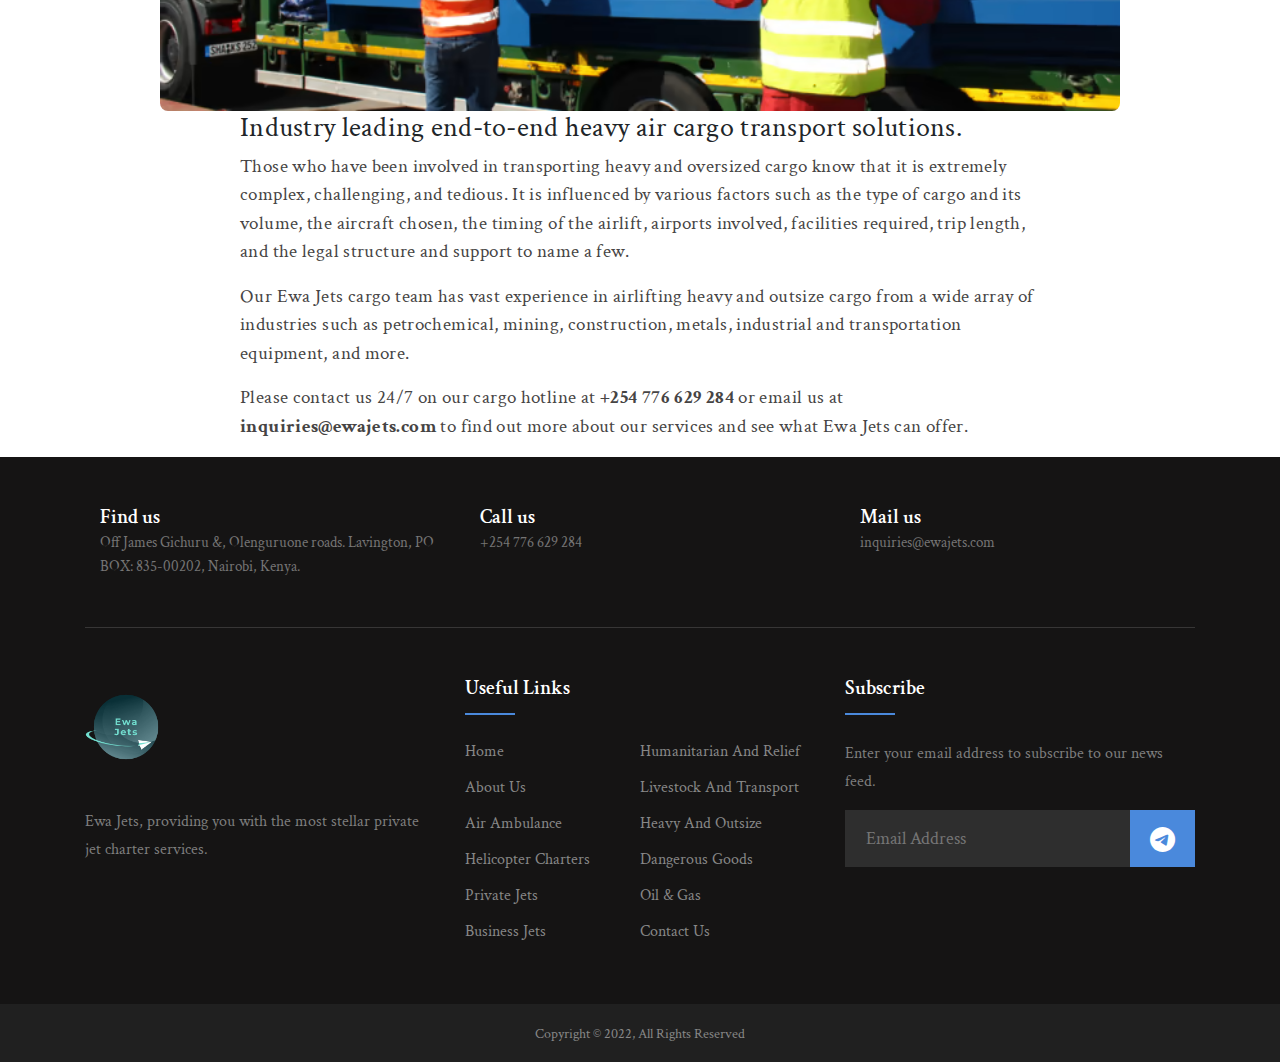
<file: Templates/heavy-outsize.html>
<!DOCTYPE html>
<html lang="en">

<head>
    <meta charset="UTF-8">
    <meta http-equiv="X-UA-Compatible" content="IE=edge">
    <meta name="viewport" content="width=device-width, initial-scale=1.0">

    <link rel="shortcut icon" href="/Assets/favicon.png" type="image/x-icon">
    <link rel="stylesheet" href="https://cdn.jsdelivr.net/npm/bootstrap@4.0.0/dist/css/bootstrap.min.css"
        integrity="sha384-Gn5384xqQ1aoWXA+058RXPxPg6fy4IWvTNh0E263XmFcJlSAwiGgFAW/dAiS6JXm" crossorigin="anonymous">
    <link rel="stylesheet" href="https://cdn.jsdelivr.net/npm/bootstrap-icons@1.5.0/font/bootstrap-icons.css">
    <link href="https://fonts.googleapis.com/css2?family=Crimson+Text&display=swap" rel="stylesheet">
    <link rel="stylesheet" href="../styles.css">

    <title>Ewa Jets - Exemplary Jet Services For You</title>
</head>

<body>
    <div class="contact-overlay"></div>

    <header>
        <h2 class="contact-title">Heavy & Outsize</h2>
        <img src="../Assets/heavy-outsize-header.jpg" alt="jet" class="contact-header">
    </header>

    <nav class="navbar fixed-top navbar-expand-lg navbar-light bg-light" id="navbar">

        <button class="navbar-toggler" type="button" data-toggle="collapse" data-target="#navbarSupportedContent"
            aria-controls="navbarSupportedContent" aria-expanded="false" aria-label="Toggle navigation">
            <span class="navbar-toggler-icon" id="navbar-toggler-icon"></span>
        </button>

        <a class="navbar-brand" href="/"><img src="../Assets/logo.png" class="navbar-brand"></a>

        <div class="collapse navbar-collapse" id="navbarSupportedContent">
            <ul class="navbar-nav navbar-links">
                <li class="nav-item">
                    <a class="nav-link" href="/">Home</a>
                </li>
                <li class="nav-item">
                    <a class="nav-link" href="../Templates/about.html">About us</a>
                </li>
                <li class="nav-item dropdown privateDropdown">
                    <a class="nav-link dropdown-toggle" href="#" id="privateDropdown" role="button"
                        data-toggle="dropdown" aria-haspopup="true" aria-expanded="false">
                        Private Jet Charter
                    </a>
                    <div class="dropdown-menu" id="dropdown1" aria-labelledby="navbarDropdown">
                        <a class="dropdown-item" href="../Templates/air-ambulance.html">Air Ambulance</a>
                        <a class="dropdown-item" href="../Templates/business-jets.html">Business Jets</a>
                        <a class="dropdown-item" href="../Templates/helicopter-charters.html">Helicopter Charters</a>
                        <a class="dropdown-item no-border" href="../Templates/private-jets.html">Private Jets</a>
                    </div>
                </li>

                <li class="nav-item dropdown airDropdown">
                    <a class="nav-link dropdown-toggle active" href="#" id="airDropdown" data-toggle="dropdown"
                        aria-haspopup="true" aria-expanded="false">
                        Air Cargo Charter
                    </a>
                    <div class="dropdown-menu" id="dropdown2" aria-labelledby="navbarDropdownMenuLink">
                        <a class="dropdown-item" href="../Templates/dangerous-goods.html">Dangerous Goods</a>
                        <a class="dropdown-item" href="../Templates/heavy-outsize.html">Heavy and Outsize</a>
                        <a class="dropdown-item" href="../Templates/human-relief.html">Humanitarian and relief</a>
                        <a class="dropdown-item" href="../Templates/livestock-transport.html">Livestock Transport</a>
                        <a class="dropdown-item no-border" href="../Templates/oil-gas.html">Oil and gas</a>
                    </div>
                </li>
                <li class="nav-item">
                    <a class="nav-link" href="../Templates/contact.html">Contact us</a>
                </li>
            </ul>
        </div>
        </div>
    </nav>

    <div class="row ambulance-section">
        <div class="col-sm-3" id="spy">
            <ul class="nav nav-pills flex-column">
                <li class="nav-item"><a class="nav-link" href="../Templates/air-ambulance.html">Air Ambulance</a>
                </li>
                <li class="nav-item"><a class="nav-link" href="../Templates/business-jets.html">Business Jets</a>
                </li>
                <li class="nav-item"><a class="nav-link" href="../Templates/helicopter-charters.html">Helicopter
                        Charters</a></li>
                <li class="nav-item"><a class="nav-link" href="../Templates/private-jets.html">Private Jets</a>
                </li>
                <li class="nav-item"><a class="nav-link" href="../Templates/dangerous-goods.html">Dangerous
                        Goods</a>
                </li>
                <li class="nav-item"><a class="nav-link active" href="../Templates/heavy-outsize.html">Heavy &
                        Outsize</a></li>
                <li class="nav-item"><a class="nav-link" href="../Templates/human-relief.html">Humanitarian & Relief</a>
                </li>
                <li class="nav-item"><a class="nav-link" href="../Templates/livestock-transport.html">Livestock
                        Transport</a></li>
                <li class="nav-item"><a class="nav-link" href="../Templates/oil-gas.html">Oil & Gas</a></li>
            </ul>
        </div>
        <img src="../Assets/heavy-oustsize.avif" class="ambulance-flex">
    </div>

    <div class="ambulance-text">
        <h3>Industry leading end-to-end heavy air cargo transport solutions.</h3>
        <p>Those who have been involved in transporting heavy and oversized cargo know that it is extremely complex,
            challenging, and tedious. It is influenced by various factors such as the type of cargo and its volume, the
            aircraft chosen, the timing of the airlift, airports involved, facilities required, trip length, and the
            legal structure and support to name a few.</p>
        <p>Our Ewa Jets cargo team has vast experience in airlifting heavy and outsize cargo from a wide array of
            industries such as petrochemical, mining, construction, metals, industrial and transportation equipment, and
            more.
        </p>
        <p>Please contact us 24/7 on our cargo hotline at <b>+254 776 629 284</b> or email us at
            <b>inquiries@ewajets.com</b> to find out more about our services and see what Ewa Jets can offer.
        </p>
    </div>


    <div class="modal modal-success" tabindex="-1" role="dialog" id="myModal">
        <div class="modal-dialog">
            <div class="modal-content">
                <button type="button" class="close modal-close" aria-label="Close" style="outline: none;"><i
                        class="bi bi-x-circle" style="float: right; padding: 8px; font-size: 22px;"></i></button>
                <div class="modal-body">
                    <center><i class="bi bi-check-circle success-tick"></i></center>
                    <p class="modal-body-p">You have successfully subscribed to Ewa Jets alerts and updates.</p>
                </div>
            </div>
        </div>
    </div>

    <div class="modal-overlay"></div>

    <footer class="footer-section">
        <div class="container">
            <div class="footer-cta pt-5 pb-5">
                <div class="row">
                    <div class="col-xl-4 col-md-4 mb-30">
                        <div class="single-cta">
                            <i class="fas fa-map-marker-alt"></i>
                            <div class="cta-text">
                                <h4>Find us</h4>
                                <span>Off James Gichuru &, Olenguruone roads. Lavington, PO BOX: 835-00202, Nairobi, Kenya.</span>
                            </div>
                        </div>
                    </div>
                    <div class="col-xl-4 col-md-4 mb-30">
                        <div class="single-cta">
                            <i class="fas fa-phone"></i>
                            <div class="cta-text">
                                <h4>Call us</h4>
                                <span>+254 776 629 284</span>
                            </div>
                        </div>
                    </div>
                    <div class="col-xl-4 col-md-4 mb-30">
                        <div class="single-cta">
                            <i class="far fa-envelope-open"></i>
                            <div class="cta-text">
                                <h4>Mail us</h4>
                                <span>inquiries@ewajets.com</span>
                            </div>
                        </div>
                    </div>
                </div>
            </div>
            <div class="footer-content pt-5 pb-5">
                <div class="row">
                    <div class="col-xl-4 col-lg-4 mb-50">
                        <div class="footer-widget">
                            <div class="footer-logo">
                                <a class="navbar-brand" href="/"><img src="../Assets/logo.png" class="navbar-brand"></a>
                            </div>
                            <div class="footer-text">
                                <p>Ewa Jets, providing you with the most stellar private jet charter services.</p>
                            </div>
                        </div>
                    </div>
                    <div class="col-xl-4 col-lg-4 col-md-6 mb-30">
                        <div class="footer-widget">
                            <div class="footer-widget-heading">
                                <h3>Useful Links</h3>
                            </div>
                            <ul>
                                <li><a href="/">Home</a></li>
                                <li><a href="../Templates/human-relief.html">Humanitarian and Relief</a></li>
                                <li><a href="../Templates/about.html">About us</a></li>
                                <li><a href="../Templates/livestock-transport.html">Livestock and Transport</a></li>
                                <li><a href="../Templates/air-ambulance.html">Air Ambulance</a></li>
                                <li><a href="../Templates/heavy-outsize.html">Heavy and Outsize</a></li>
                                <li><a href="../Templates/helicopter-charters.html">Helicopter Charters</a></li>
                                <li><a href="../Templates/dangerous-goods.html">Dangerous Goods</a></li>
                                <li><a href="../Templates/private-jets.html">Private Jets</a></li>
                                <li><a href="../Templates/oil-gas.html">Oil & Gas</a></li>
                                <li><a href="../Templates/business-jets.html">Business Jets</a></li>
                                <li><a href="../Templates/contact.html">Contact us</a></li>
                            </ul>
                        </div>
                    </div>
                    <div class="col-xl-4 col-lg-4 col-md-6 mb-50">
                        <div class="footer-widget">
                            <div class="footer-widget-heading">
                                <h3>Subscribe</h3>
                            </div>
                            <div class="footer-text mb-25">
                                <p>Enter your email address to subscribe to our news feed.</p>
                            </div>
                            <div class="subscribe-form" id="subscribe-form">
                                <form class="subscription-form">
                                    <input type="text" placeholder="Email Address" class="input-email" id="input-email"
                                        pattern="[^@]+@[^@]+\.[a-zA-Z]{2,6}">
                                    <button type="submit"><i class="bi bi-telegram"></i></button>
                                </form>
                            </div>
                        </div>
                    </div>
                </div>
            </div>
        </div>
        <div class="copyright-area">
            <div class="copyright-text">
                <p>Copyright &copy; 2022, All Rights Reserved</p>
            </div>
        </div>
    </footer>


    <script src="https://cdn.jsdelivr.net/npm/popper.js@1.12.9/dist/umd/popper.min.js"
        integrity="sha384-ApNbgh9B+Y1QKtv3Rn7W3mgPxhU9K/ScQsAP7hUibX39j7fakFPskvXusvfa0b4Q" crossorigin="anonymous">
    </script>
    <script src="https://cdn.jsdelivr.net/npm/bootstrap@4.0.0/dist/js/bootstrap.min.js"
        integrity="sha384-JZR6Spejh4U02d8jOt6vLEHfe/JQGiRRSQQxSfFWpi1MquVdAyjUar5+76PVCmYl" crossorigin="anonymous">
    </script>
    <script src="https://code.jquery.com/jquery-3.6.0.js"
        integrity="sha256-H+K7U5CnXl1h5ywQfKtSj8PCmoN9aaq30gDh27Xc0jk=" crossorigin="anonymous"></script>
    <script>
        // Navbar

        $(function () {
            $("#navbar-toggler-icon").click(function () {
                $("#navbarSupportedContent").slideToggle();
                $(".form").css({
                    "margin": "auto"
                })
            })

            $("#privateDropdown").click(function () {
                $("#dropdown1").slideToggle();
                $("#dropdown2").slideUp();
            })

            $("#airDropdown").click(function () {
                $("#dropdown2").slideToggle();
                $("#dropdown1").slideUp();
            })

            // Stats Count

            let nCount = selector => {
                $(selector).each(function () {
                    $(this)
                        .animate({
                            Counter: $(this).text()
                        }, {
                            duration: 4000,
                            easing: "swing",
                            step: function (value) {
                                $(this).text(Math.ceil(value));
                            }
                        });
                });
            };

            let a = 0;
            $(window).scroll(function () {
                let oTop = $(".stats").offset().top - window.innerHeight;
                if (a == 0 && $(window).scrollTop() >= oTop) {
                    a++;
                    nCount(".counting");
                }
            });
        });


        // Subscription Form

        let formSubscribe = document.querySelector(".subscription-form");
        let inputEmail = document.querySelector(".input-email")
        let modalSuccess = document.querySelector(".modal-success");
        let modalClose = document.querySelector(".modal-close");
        let overlay = document.querySelector(".modal-overlay");

        formSubscribe.addEventListener("submit", (e) => {
            e.preventDefault();

            if (inputEmail.value == null || inputEmail.value == "") {
                inputEmail.style.borderColor = "red";
                inputEmail.focus();
                return false;
            } else {
                inputEmail.style.border = "none";
                modalSuccess.style.display = "block";
                inputEmail.value = "";
                overlay.style.display = "block"
                return true;
            }
        })


        modalClose.addEventListener("click", () => {
            modalSuccess.style.display = "none";
            overlay.style.display = "none";
        })

        // Message Form

        var messageForm = document.querySelector(".message-form");
        var firstName = document.querySelector(".f-name-input");
        var lastName = document.querySelector(".l-name-input");
        var messageEmail = document.querySelector(".email-input");
        var messageTel = document.querySelector(".tel-input");
        var textBox = document.querySelector(".message-textbox");
        var messageSuccess = document.getElementById("message-success");

        messageForm.addEventListener("submit", (e) => {
            e.preventDefault();
            if ((firstName.value != "") && (lastName.value != "") && (messageEmail.value != "") && (
                    messageTel.value != "") && (textBox.value != "")) {
                firstName.style.borderColor = "lightblue";
                lastName.style.borderColor = "lightblue";
                messageEmail.style.borderColor = "lightblue";
                messageTel.style.borderColor = "lightblue";
                textBox.style.borderColor = "lightblue";
                messageForm.reset();
                messageSuccess.style.display = "block";

                return true;
            }
        });
    </script>
</body>

</html>
</file>
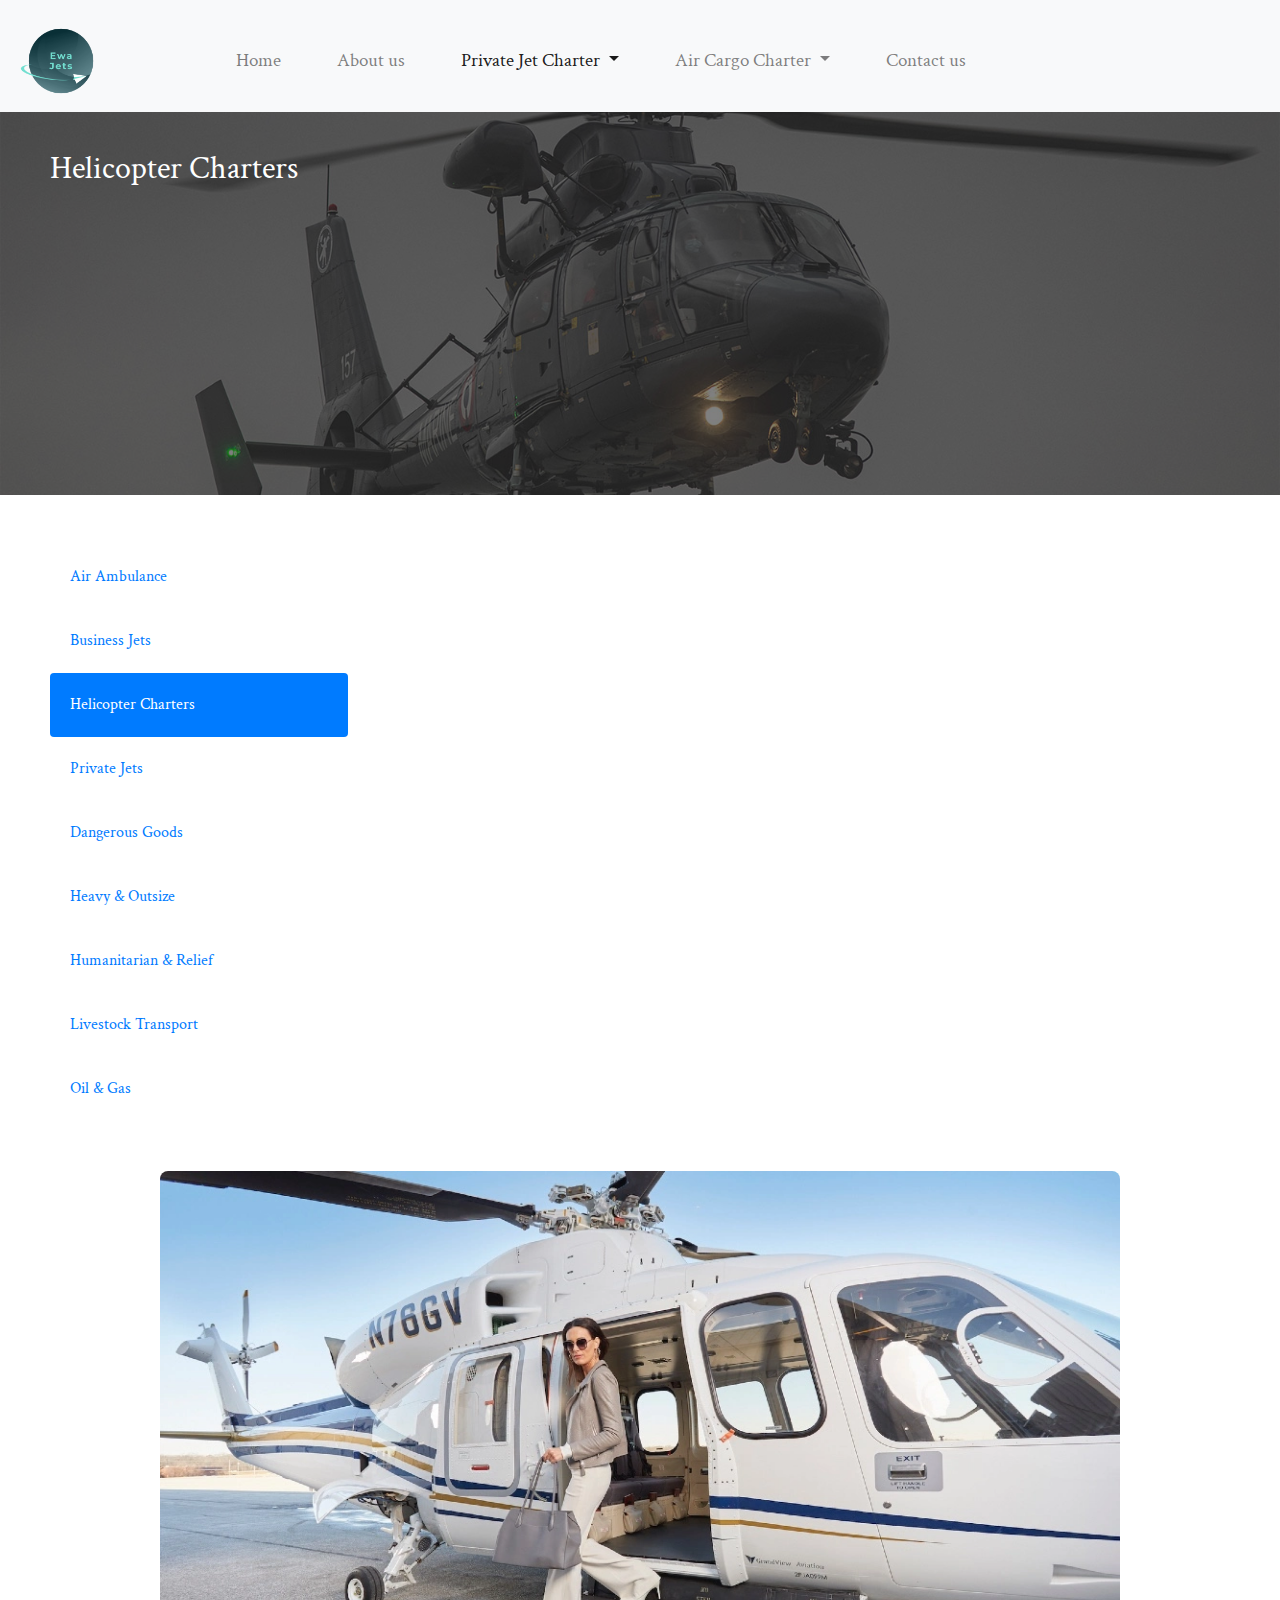
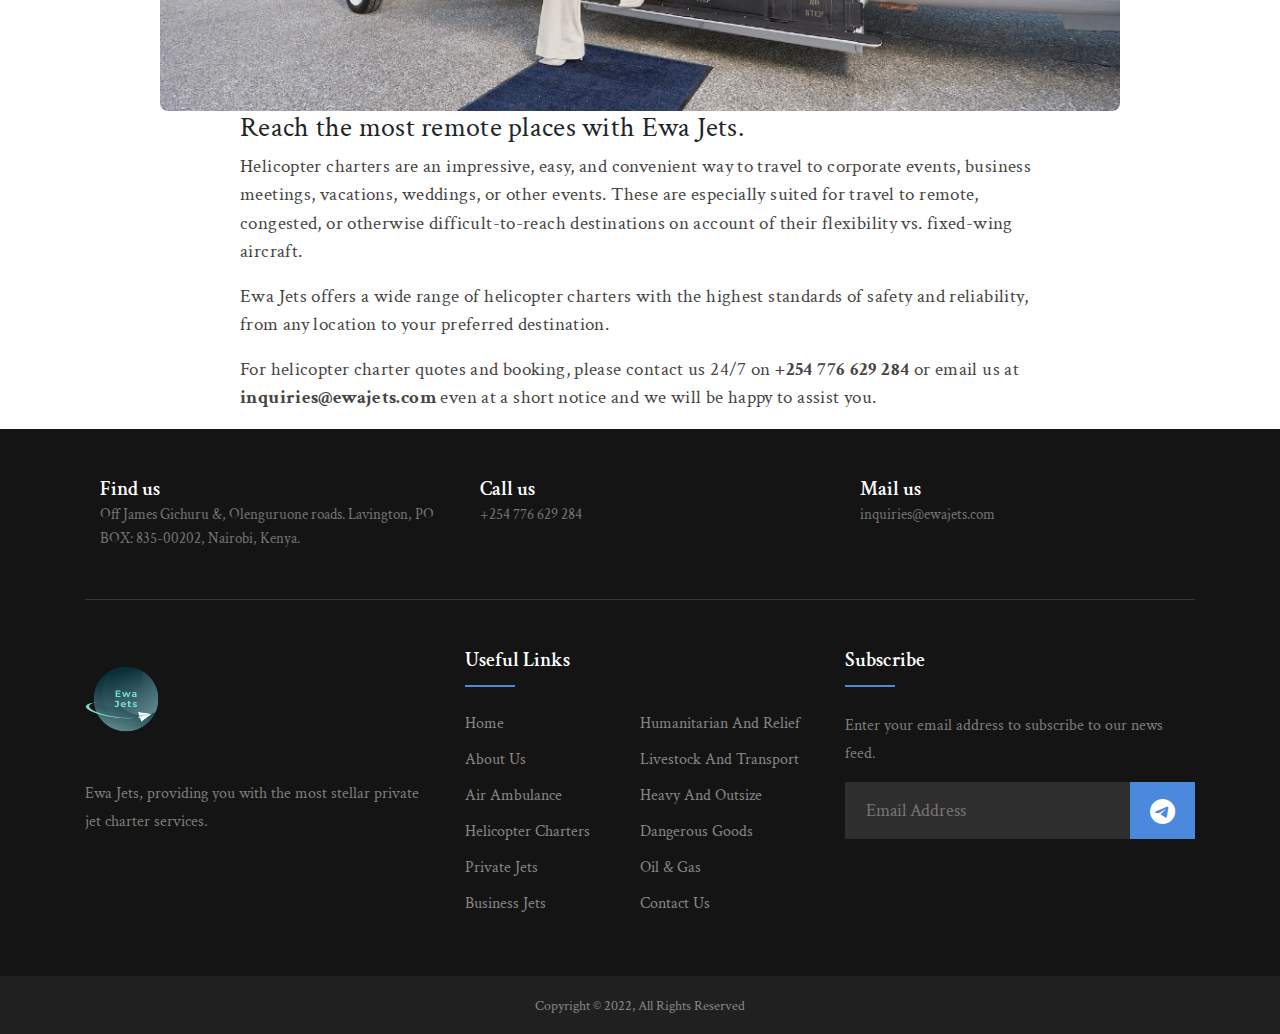
<file: Templates/helicopter-charters.html>
<!DOCTYPE html>
<html lang="en">

<head>
    <meta charset="UTF-8">
    <meta http-equiv="X-UA-Compatible" content="IE=edge">
    <meta name="viewport" content="width=device-width, initial-scale=1.0">

    <link rel="shortcut icon" href="/Assets/favicon.png" type="image/x-icon">
    <link rel="stylesheet" href="https://cdn.jsdelivr.net/npm/bootstrap@4.0.0/dist/css/bootstrap.min.css"
        integrity="sha384-Gn5384xqQ1aoWXA+058RXPxPg6fy4IWvTNh0E263XmFcJlSAwiGgFAW/dAiS6JXm" crossorigin="anonymous">
    <link rel="stylesheet" href="https://cdn.jsdelivr.net/npm/bootstrap-icons@1.5.0/font/bootstrap-icons.css">
    <link href="https://fonts.googleapis.com/css2?family=Crimson+Text&display=swap" rel="stylesheet">
    <link rel="stylesheet" href="../styles.css">

    <title>Ewa Jets - Exemplary Jet Services For You</title>
</head>

<body>
    <div class="contact-overlay"></div>

    <header>
        <h2 class="contact-title">Helicopter Charters</h2>
        <img src="..//Assets/helicopter-header.jpg" alt="jet" class="contact-header">
    </header>

    <nav class="navbar fixed-top navbar-expand-lg navbar-light bg-light" id="navbar">

        <button class="navbar-toggler" type="button" data-toggle="collapse" data-target="#navbarSupportedContent"
            aria-controls="navbarSupportedContent" aria-expanded="false" aria-label="Toggle navigation">
            <span class="navbar-toggler-icon" id="navbar-toggler-icon"></span>
        </button>

        <a class="navbar-brand" href="/"><img src="../Assets/logo.png" class="navbar-brand"></a>

        <div class="collapse navbar-collapse" id="navbarSupportedContent">
            <ul class="navbar-nav navbar-links">
                <li class="nav-item">
                    <a class="nav-link" href="/">Home</a>
                </li>
                <li class="nav-item">
                    <a class="nav-link" href="../Templates/about.html">About us</a>
                </li>
                <li class="nav-item dropdown privateDropdown">
                    <a class="nav-link dropdown-toggle active" href="#" id="privateDropdown" role="button"
                        data-toggle="dropdown" aria-haspopup="true" aria-expanded="false">
                        Private Jet Charter
                    </a>
                    <div class="dropdown-menu" id="dropdown1" aria-labelledby="navbarDropdown">
                        <a class="dropdown-item" href="../Templates/air-ambulance.html">Air Ambulance</a>
                        <a class="dropdown-item" href="../Templates/business-jets.html">Business Jets</a>
                        <a class="dropdown-item" href="../Templates/helicopter-charters.html">Helicopter Charters</a>
                        <a class="dropdown-item no-border" href="../Templates/private-jets.html">Private Jets</a>
                    </div>
                </li>

                <li class="nav-item dropdown airDropdown">
                    <a class="nav-link dropdown-toggle" href="#" id="airDropdown" data-toggle="dropdown"
                        aria-haspopup="true" aria-expanded="false">
                        Air Cargo Charter
                    </a>
                    <div class="dropdown-menu" id="dropdown2" aria-labelledby="navbarDropdownMenuLink">
                        <a class="dropdown-item" href="../Templates/dangerous-goods.html">Dangerous Goods</a>
                        <a class="dropdown-item" href="../Templates/heavy-outsize.html">Heavy and Outsize</a>
                        <a class="dropdown-item" href="../Templates/human-relief.html">Humanitarian and relief</a>
                        <a class="dropdown-item" href="../Templates/livestock-transport.html">Livestock Transport</a>
                        <a class="dropdown-item no-border" href="../Templates/oil-gas.html">Oil and gas</a>
                    </div>
                </li>
                <li class="nav-item">
                    <a class="nav-link" href="../Templates/contact.html">Contact us</a>
                </li>
            </ul>
        </div>
        </div>
    </nav>

    <div class="row ambulance-section">
        <div class="col-sm-3" id="spy">
            <ul class="nav nav-pills flex-column">
                <li class="nav-item"><a class="nav-link" href="../Templates/air-ambulance.html">Air Ambulance</a>
                </li>
                <li class="nav-item"><a class="nav-link" href="../Templates/business-jets.html">Business Jets</a>
                </li>
                <li class="nav-item"><a class="nav-link active" href="../Templates/helicopter-charters.html">Helicopter
                        Charters</a></li>
                <li class="nav-item"><a class="nav-link" href="../Templates/private-jets.html">Private Jets</a></li>
                <li class="nav-item"><a class="nav-link" href="../Templates/dangerous-goods.html">Dangerous Goods</a>
                </li>
                <li class="nav-item"><a class="nav-link" href="../Templates/heavy-outsize.html">Heavy & Outsize</a></li>
                <li class="nav-item"><a class="nav-link" href="../Templates/human-relief.html">Humanitarian & Relief</a>
                </li>
                <li class="nav-item"><a class="nav-link" href="../Templates/livestock-transport.html">Livestock
                        Transport</a></li>
                <li class="nav-item"><a class="nav-link" href="../Templates/oil-gas.html">Oil & Gas</a></li>
            </ul>
        </div>
        <img src="../Assets/helicopter-charter.webp" class="ambulance-flex">
    </div>

    <div class="ambulance-text">
        <h3>Reach the most remote places with Ewa Jets.</h3>
        <p>Helicopter charters are an impressive, easy, and convenient way to travel to corporate events, business
            meetings, vacations, weddings, or other events.
            These are especially suited for travel to remote, congested, or otherwise difficult-to-reach destinations on
            account of their flexibility vs. fixed-wing aircraft.</p>
        <p>Ewa Jets offers a wide range of helicopter charters with the highest standards of safety and reliability,
            from any location to your preferred destination.</p>
        <p>For helicopter charter quotes and booking, please contact us 24/7 on <b>+254 776 629 284</b> or email us at
            <b>inquiries@ewajets.com</b> even at a short notice and we will be happy to assist you.
        </p>
    </div>


    <div class="modal modal-success" tabindex="-1" role="dialog" id="myModal">
        <div class="modal-dialog">
            <div class="modal-content">
                <button type="button" class="close modal-close" aria-label="Close" style="outline: none;"><i
                        class="bi bi-x-circle" style="float: right; padding: 8px; font-size: 22px;"></i></button>
                <div class="modal-body">
                    <center><i class="bi bi-check-circle success-tick"></i></center>
                    <p class="modal-body-p">You have successfully subscribed to Ewa Jets alerts and updates.</p>
                </div>
            </div>
        </div>
    </div>

    <div class="modal-overlay"></div>

    <footer class="footer-section">
        <div class="container">
            <div class="footer-cta pt-5 pb-5">
                <div class="row">
                    <div class="col-xl-4 col-md-4 mb-30">
                        <div class="single-cta">
                            <i class="fas fa-map-marker-alt"></i>
                            <div class="cta-text">
                                <h4>Find us</h4>
                                <span>Off James Gichuru &, Olenguruone roads. Lavington, PO BOX: 835-00202, Nairobi, Kenya.</span>
                            </div>
                        </div>
                    </div>
                    <div class="col-xl-4 col-md-4 mb-30">
                        <div class="single-cta">
                            <i class="fas fa-phone"></i>
                            <div class="cta-text">
                                <h4>Call us</h4>
                                <span>+254 776 629 284</span>
                            </div>
                        </div>
                    </div>
                    <div class="col-xl-4 col-md-4 mb-30">
                        <div class="single-cta">
                            <i class="far fa-envelope-open"></i>
                            <div class="cta-text">
                                <h4>Mail us</h4>
                                <span>inquiries@ewajets.com</span>
                            </div>
                        </div>
                    </div>
                </div>
            </div>
            <div class="footer-content pt-5 pb-5">
                <div class="row">
                    <div class="col-xl-4 col-lg-4 mb-50">
                        <div class="footer-widget">
                            <div class="footer-logo">
                                <a class="navbar-brand" href="/"><img src="../Assets/logo.png" class="navbar-brand"></a>
                            </div>
                            <div class="footer-text">
                                <p>Ewa Jets, providing you with the most stellar private jet charter services.</p>
                            </div>
                        </div>
                    </div>
                    <div class="col-xl-4 col-lg-4 col-md-6 mb-30">
                        <div class="footer-widget">
                            <div class="footer-widget-heading">
                                <h3>Useful Links</h3>
                            </div>
                            <ul>
                                <li><a href="/">Home</a></li>
                                <li><a href="../Templates/human-relief.html">Humanitarian and Relief</a></li>
                                <li><a href="../Templates/about.html">About us</a></li>
                                <li><a href="../Templates/livestock-transport.html">Livestock and Transport</a></li>
                                <li><a href="../Templates/air-ambulance.html">Air Ambulance</a></li>
                                <li><a href="../Templates/heavy-outsize.html">Heavy and Outsize</a></li>
                                <li><a href="../Templates/helicopter-charters.html">Helicopter Charters</a></li>
                                <li><a href="../Templates/dangerous-goods.html">Dangerous Goods</a></li>
                                <li><a href="../Templates/private-jets.html">Private Jets</a></li>
                                <li><a href="../Templates/oil-gas.html">Oil & Gas</a></li>
                                <li><a href="../Templates/business-jets.html">Business Jets</a></li>
                                <li><a href="../Templates/contact.html">Contact us</a></li>
                            </ul>
                        </div>
                    </div>
                    <div class="col-xl-4 col-lg-4 col-md-6 mb-50">
                        <div class="footer-widget">
                            <div class="footer-widget-heading">
                                <h3>Subscribe</h3>
                            </div>
                            <div class="footer-text mb-25">
                                <p>Enter your email address to subscribe to our news feed.</p>
                            </div>
                            <div class="subscribe-form" id="subscribe-form">
                                <form class="subscription-form">
                                    <input type="text" placeholder="Email Address" class="input-email" id="input-email"
                                        pattern="[^@]+@[^@]+\.[a-zA-Z]{2,6}">
                                    <button type="submit"><i class="bi bi-telegram"></i></button>
                                </form>
                            </div>
                        </div>
                    </div>
                </div>
            </div>
        </div>
        <div class="copyright-area">
            <div class="copyright-text">
                <p>Copyright &copy; 2022, All Rights Reserved</p>
            </div>
        </div>
    </footer>


    <script src="https://cdn.jsdelivr.net/npm/popper.js@1.12.9/dist/umd/popper.min.js"
        integrity="sha384-ApNbgh9B+Y1QKtv3Rn7W3mgPxhU9K/ScQsAP7hUibX39j7fakFPskvXusvfa0b4Q" crossorigin="anonymous">
    </script>
    <script src="https://cdn.jsdelivr.net/npm/bootstrap@4.0.0/dist/js/bootstrap.min.js"
        integrity="sha384-JZR6Spejh4U02d8jOt6vLEHfe/JQGiRRSQQxSfFWpi1MquVdAyjUar5+76PVCmYl" crossorigin="anonymous">
    </script>
    <script src="https://code.jquery.com/jquery-3.6.0.js"
        integrity="sha256-H+K7U5CnXl1h5ywQfKtSj8PCmoN9aaq30gDh27Xc0jk=" crossorigin="anonymous"></script>
    <script>
        // Navbar

        $(function () {
            $("#navbar-toggler-icon").click(function () {
                $("#navbarSupportedContent").slideToggle();
                $(".form").css({
                    "margin": "auto"
                })
            })

            $("#privateDropdown").click(function () {
                $("#dropdown1").slideToggle();
                $("#dropdown2").slideUp();
            })

            $("#airDropdown").click(function () {
                $("#dropdown2").slideToggle();
                $("#dropdown1").slideUp();
            })

            // Stats Count

            let nCount = selector => {
                $(selector).each(function () {
                    $(this)
                        .animate({
                            Counter: $(this).text()
                        }, {
                            duration: 4000,
                            easing: "swing",
                            step: function (value) {
                                $(this).text(Math.ceil(value));
                            }
                        });
                });
            };

            let a = 0;
            $(window).scroll(function () {
                let oTop = $(".stats").offset().top - window.innerHeight;
                if (a == 0 && $(window).scrollTop() >= oTop) {
                    a++;
                    nCount(".counting");
                }
            });
        });


        // Subscription Form

        let formSubscribe = document.querySelector(".subscription-form");
        let inputEmail = document.querySelector(".input-email")
        let modalSuccess = document.querySelector(".modal-success");
        let modalClose = document.querySelector(".modal-close");
        let overlay = document.querySelector(".modal-overlay");

        formSubscribe.addEventListener("submit", (e) => {
            e.preventDefault();

            if (inputEmail.value == null || inputEmail.value == "") {
                inputEmail.style.borderColor = "red";
                inputEmail.focus();
                return false;
            } else {
                inputEmail.style.border = "none";
                modalSuccess.style.display = "block";
                inputEmail.value = "";
                overlay.style.display = "block"
                return true;
            }
        })


        modalClose.addEventListener("click", () => {
            modalSuccess.style.display = "none";
            overlay.style.display = "none";
        })

        // Message Form

        var messageForm = document.querySelector(".message-form");
        var firstName = document.querySelector(".f-name-input");
        var lastName = document.querySelector(".l-name-input");
        var messageEmail = document.querySelector(".email-input");
        var messageTel = document.querySelector(".tel-input");
        var textBox = document.querySelector(".message-textbox");
        var messageSuccess = document.getElementById("message-success");

        messageForm.addEventListener("submit", (e) => {
            e.preventDefault();
            if ((firstName.value != "") && (lastName.value != "") && (messageEmail.value != "") && (
                    messageTel.value != "") && (textBox.value != "")) {
                firstName.style.borderColor = "lightblue";
                lastName.style.borderColor = "lightblue";
                messageEmail.style.borderColor = "lightblue";
                messageTel.style.borderColor = "lightblue";
                textBox.style.borderColor = "lightblue";
                messageForm.reset();
                messageSuccess.style.display = "block";

                return true;
            }
        });
    </script>
</body>

</html>
</file>
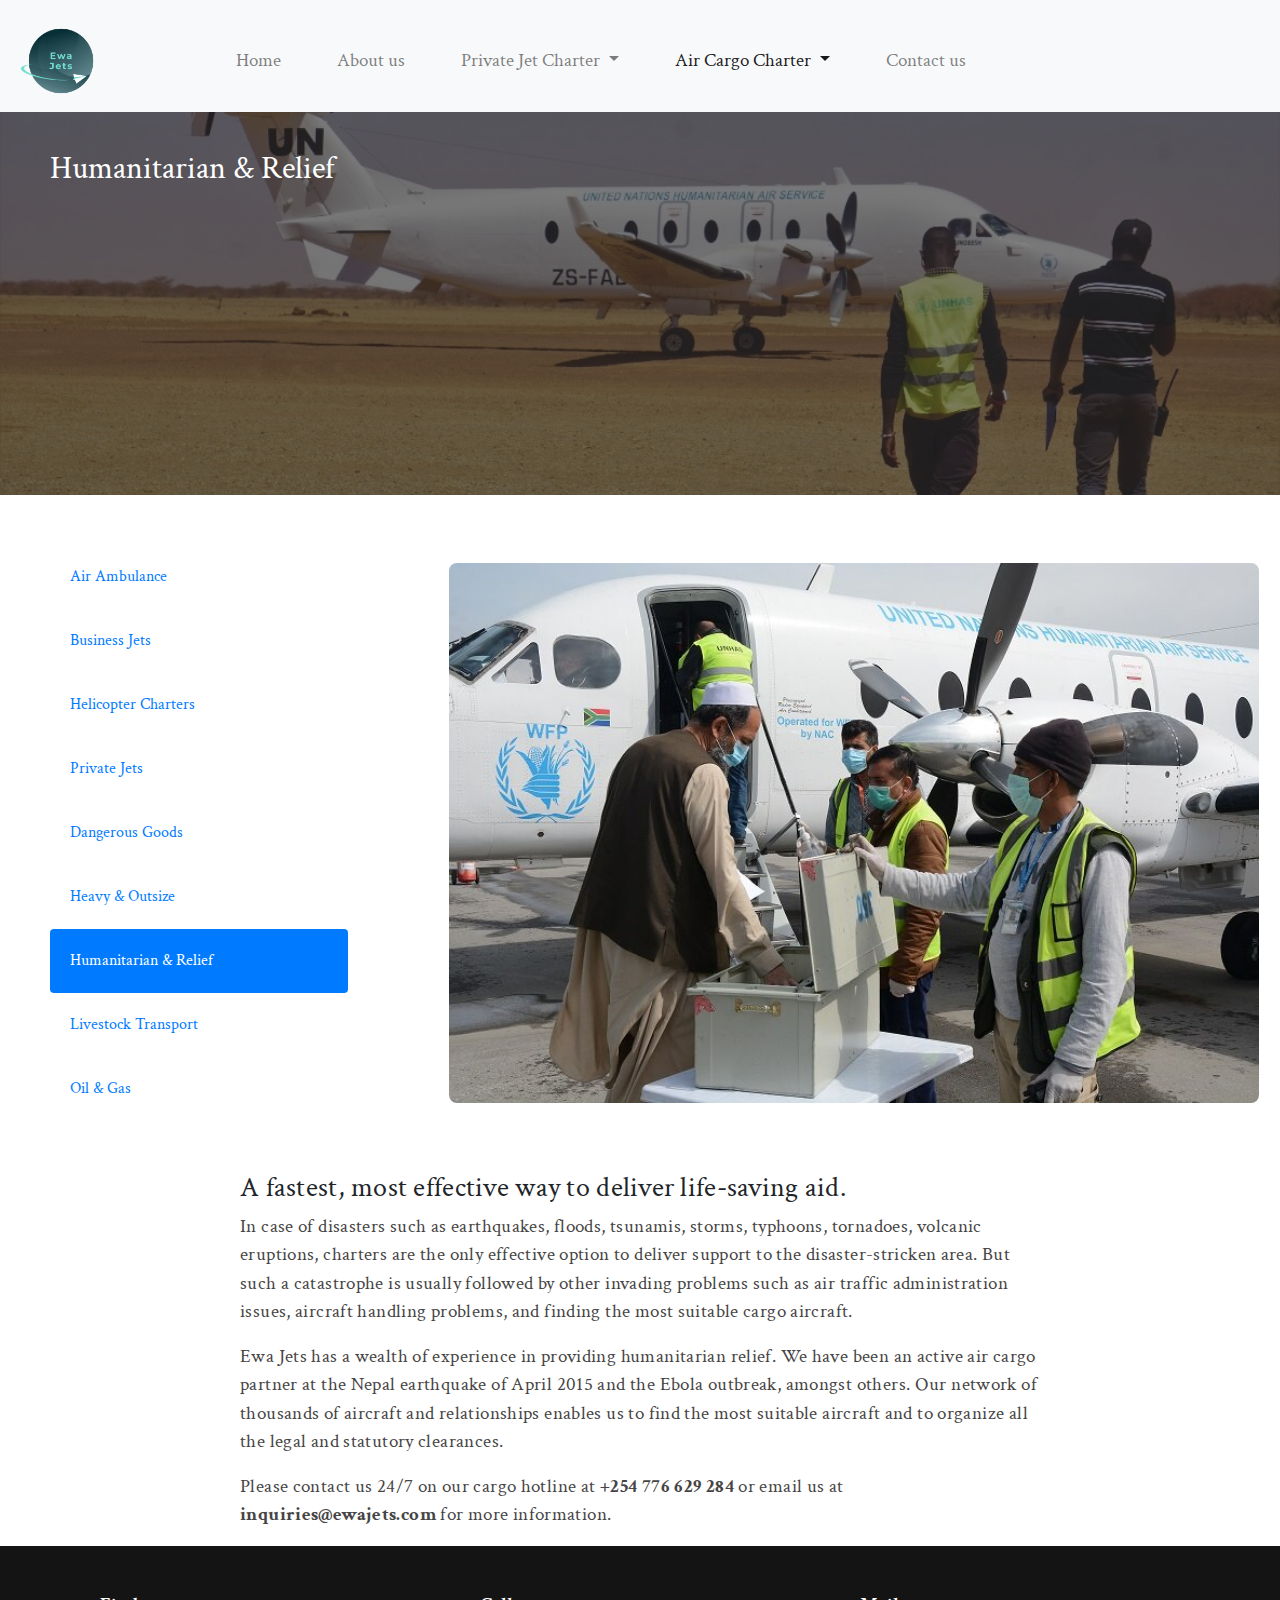
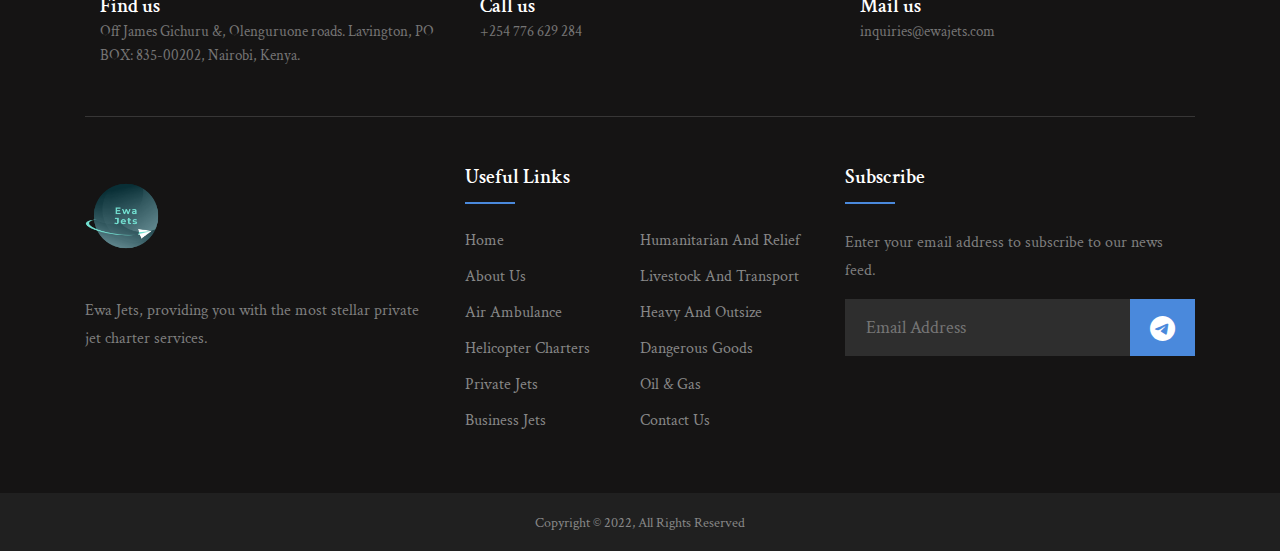
<file: Templates/human-relief.html>
<!DOCTYPE html>
<html lang="en">

<head>
    <meta charset="UTF-8">
    <meta http-equiv="X-UA-Compatible" content="IE=edge">
    <meta name="viewport" content="width=device-width, initial-scale=1.0">

    <link rel="shortcut icon" href="/Assets/favicon.png" type="image/x-icon">
    <link rel="stylesheet" href="https://cdn.jsdelivr.net/npm/bootstrap@4.0.0/dist/css/bootstrap.min.css"
        integrity="sha384-Gn5384xqQ1aoWXA+058RXPxPg6fy4IWvTNh0E263XmFcJlSAwiGgFAW/dAiS6JXm" crossorigin="anonymous">
    <link rel="stylesheet" href="https://cdn.jsdelivr.net/npm/bootstrap-icons@1.5.0/font/bootstrap-icons.css">
    <link href="https://fonts.googleapis.com/css2?family=Crimson+Text&display=swap" rel="stylesheet">
    <link rel="stylesheet" href="../styles.css">

    <title>Ewa Jets - Exemplary Jet Services For You</title>
</head>

<body>
    <div class="contact-overlay"></div>

    <header>
        <h2 class="contact-title">Humanitarian & Relief</h2>
        <img src="../Assets/human-relief-header.jpg" alt="jet" class="contact-header">
    </header>

    <nav class="navbar fixed-top navbar-expand-lg navbar-light bg-light" id="navbar">

        <button class="navbar-toggler" type="button" data-toggle="collapse" data-target="#navbarSupportedContent"
            aria-controls="navbarSupportedContent" aria-expanded="false" aria-label="Toggle navigation">
            <span class="navbar-toggler-icon" id="navbar-toggler-icon"></span>
        </button>

        <a class="navbar-brand" href="/"><img src="../Assets/logo.png" class="navbar-brand"></a>

        <div class="collapse navbar-collapse" id="navbarSupportedContent">
            <ul class="navbar-nav navbar-links">
                <li class="nav-item">
                    <a class="nav-link" href="/">Home</a>
                </li>
                <li class="nav-item">
                    <a class="nav-link" href="../Templates/about.html">About us</a>
                </li>
                <li class="nav-item dropdown privateDropdown">
                    <a class="nav-link dropdown-toggle" href="#" id="privateDropdown" role="button"
                        data-toggle="dropdown" aria-haspopup="true" aria-expanded="false">
                        Private Jet Charter
                    </a>
                    <div class="dropdown-menu" id="dropdown1" aria-labelledby="navbarDropdown">
                        <a class="dropdown-item" href="../Templates/air-ambulance.html">Air Ambulance</a>
                        <a class="dropdown-item" href="../Templates/business-jets.html">Business Jets</a>
                        <a class="dropdown-item" href="../Templates/helicopter-charters.html">Helicopter Charters</a>
                        <a class="dropdown-item no-border" href="../Templates/private-jets.html">Private Jets</a>
                    </div>
                </li>

                <li class="nav-item dropdown airDropdown">
                    <a class="nav-link dropdown-toggle active" href="#" id="airDropdown" data-toggle="dropdown"
                        aria-haspopup="true" aria-expanded="false">
                        Air Cargo Charter
                    </a>
                    <div class="dropdown-menu" id="dropdown2" aria-labelledby="navbarDropdownMenuLink">
                        <a class="dropdown-item" href="../Templates/dangerous-goods.html">Dangerous Goods</a>
                        <a class="dropdown-item" href="../Templates/heavy-outsize.html">Heavy and Outsize</a>
                        <a class="dropdown-item" href="../Templates/human-relief.html">Humanitarian and relief</a>
                        <a class="dropdown-item" href="../Templates/livestock-transport.html">Livestock Transport</a>
                        <a class="dropdown-item no-border" href="../Templates/oil-gas.html">Oil and gas</a>
                    </div>
                </li>
                <li class="nav-item">
                    <a class="nav-link" href="../Templates/contact.html">Contact us</a>
                </li>
            </ul>
        </div>
        </div>
    </nav>

    <div class="row ambulance-section">
        <div class="col-sm-3" id="spy">
            <ul class="nav nav-pills flex-column">
                <li class="nav-item"><a class="nav-link" href="../Templates/air-ambulance.html">Air Ambulance</a>
                </li>
                <li class="nav-item"><a class="nav-link" href="../Templates/business-jets.html">Business Jets</a>
                </li>
                <li class="nav-item"><a class="nav-link" href="../Templates/helicopter-charters.html">Helicopter
                        Charters</a></li>
                <li class="nav-item"><a class="nav-link" href="../Templates/private-jets.html">Private Jets</a>
                </li>
                <li class="nav-item"><a class="nav-link" href="../Templates/dangerous-goods.html">Dangerous
                        Goods</a>
                </li>
                <li class="nav-item"><a class="nav-link" href="../Templates/heavy-outsize.html">Heavy &
                        Outsize</a></li>
                <li class="nav-item"><a class="nav-link active" href="../Templates/human-relief.html">Humanitarian &
                        Relief</a>
                </li>
                <li class="nav-item"><a class="nav-link" href="../Templates/livestock-transport.html">Livestock
                        Transport</a></li>
                <li class="nav-item"><a class="nav-link" href="../Templates/oil-gas.html">Oil & Gas</a></li>
            </ul>
        </div>
        <img src="../Assets/human-relief.jpg" class="ambulance-flex">
    </div>

    <div class="ambulance-text">
        <h3>A fastest, most effective way to deliver life-saving aid.</h3>
        <p>In case of disasters such as earthquakes, floods, tsunamis, storms, typhoons, tornadoes, volcanic eruptions,
            charters are the only effective option to deliver support to the disaster-stricken area. But such a
            catastrophe is usually followed by other invading problems such as air traffic administration issues,
            aircraft handling problems, and finding the most suitable cargo aircraft.</p>
        <p>Ewa Jets has a wealth of experience in providing humanitarian relief. We have been an active air cargo
            partner at the Nepal earthquake of April 2015 and the Ebola outbreak, amongst others.
            Our network of thousands of aircraft and relationships enables us to find the most suitable aircraft and to
            organize all the legal and statutory clearances.</p>
        <p>Please contact us 24/7 on our cargo hotline at <b>+254 776 629 284</b> or email us at
            <b>inquiries@ewajets.com</b> for more information.
        </p>
    </div>


    <div class="modal modal-success" tabindex="-1" role="dialog" id="myModal">
        <div class="modal-dialog">
            <div class="modal-content">
                <button type="button" class="close modal-close" aria-label="Close" style="outline: none;"><i
                        class="bi bi-x-circle" style="float: right; padding: 8px; font-size: 22px;"></i></button>
                <div class="modal-body">
                    <center><i class="bi bi-check-circle success-tick"></i></center>
                    <p class="modal-body-p">You have successfully subscribed to Ewa Jets alerts and updates.</p>
                </div>
            </div>
        </div>
    </div>

    <div class="modal-overlay"></div>

    <footer class="footer-section">
        <div class="container">
            <div class="footer-cta pt-5 pb-5">
                <div class="row">
                    <div class="col-xl-4 col-md-4 mb-30">
                        <div class="single-cta">
                            <i class="fas fa-map-marker-alt"></i>
                            <div class="cta-text">
                                <h4>Find us</h4>
                                <span>Off James Gichuru &, Olenguruone roads. Lavington, PO BOX: 835-00202, Nairobi, Kenya.</span>
                            </div>
                        </div>
                    </div>
                    <div class="col-xl-4 col-md-4 mb-30">
                        <div class="single-cta">
                            <i class="fas fa-phone"></i>
                            <div class="cta-text">
                                <h4>Call us</h4>
                                <span>+254 776 629 284</span>
                            </div>
                        </div>
                    </div>
                    <div class="col-xl-4 col-md-4 mb-30">
                        <div class="single-cta">
                            <i class="far fa-envelope-open"></i>
                            <div class="cta-text">
                                <h4>Mail us</h4>
                                <span>inquiries@ewajets.com</span>
                            </div>
                        </div>
                    </div>
                </div>
            </div>
            <div class="footer-content pt-5 pb-5">
                <div class="row">
                    <div class="col-xl-4 col-lg-4 mb-50">
                        <div class="footer-widget">
                            <div class="footer-logo">
                                <a class="navbar-brand" href="/"><img src="../Assets/logo.png" class="navbar-brand"></a>
                            </div>
                            <div class="footer-text">
                                <p>Ewa Jets, providing you with the most stellar private jet charter services.</p>
                            </div>
                        </div>
                    </div>
                    <div class="col-xl-4 col-lg-4 col-md-6 mb-30">
                        <div class="footer-widget">
                            <div class="footer-widget-heading">
                                <h3>Useful Links</h3>
                            </div>
                            <ul>
                                <li><a href="/">Home</a></li>
                                <li><a href="../Templates/human-relief.html">Humanitarian and Relief</a></li>
                                <li><a href="../Templates/about.html">About us</a></li>
                                <li><a href="../Templates/livestock-transport.html">Livestock and Transport</a></li>
                                <li><a href="../Templates/air-ambulance.html">Air Ambulance</a></li>
                                <li><a href="../Templates/heavy-outsize.html">Heavy and Outsize</a></li>
                                <li><a href="../Templates/helicopter-charters.html">Helicopter Charters</a></li>
                                <li><a href="../Templates/dangerous-goods.html">Dangerous Goods</a></li>
                                <li><a href="../Templates/private-jets.html">Private Jets</a></li>
                                <li><a href="../Templates/oil-gas.html">Oil & Gas</a></li>
                                <li><a href="../Templates/business-jets.html">Business Jets</a></li>
                                <li><a href="../Templates/contact.html">Contact us</a></li>
                            </ul>
                        </div>
                    </div>
                    <div class="col-xl-4 col-lg-4 col-md-6 mb-50">
                        <div class="footer-widget">
                            <div class="footer-widget-heading">
                                <h3>Subscribe</h3>
                            </div>
                            <div class="footer-text mb-25">
                                <p>Enter your email address to subscribe to our news feed.</p>
                            </div>
                            <div class="subscribe-form" id="subscribe-form">
                                <form class="subscription-form">
                                    <input type="text" placeholder="Email Address" class="input-email" id="input-email"
                                        pattern="[^@]+@[^@]+\.[a-zA-Z]{2,6}">
                                    <button type="submit"><i class="bi bi-telegram"></i></button>
                                </form>
                            </div>
                        </div>
                    </div>
                </div>
            </div>
        </div>
        <div class="copyright-area">
            <div class="copyright-text">
                <p>Copyright &copy; 2022, All Rights Reserved</p>
            </div>
        </div>
    </footer>


    <script src="https://cdn.jsdelivr.net/npm/popper.js@1.12.9/dist/umd/popper.min.js"
        integrity="sha384-ApNbgh9B+Y1QKtv3Rn7W3mgPxhU9K/ScQsAP7hUibX39j7fakFPskvXusvfa0b4Q" crossorigin="anonymous">
    </script>
    <script src="https://cdn.jsdelivr.net/npm/bootstrap@4.0.0/dist/js/bootstrap.min.js"
        integrity="sha384-JZR6Spejh4U02d8jOt6vLEHfe/JQGiRRSQQxSfFWpi1MquVdAyjUar5+76PVCmYl" crossorigin="anonymous">
    </script>
    <script src="https://code.jquery.com/jquery-3.6.0.js"
        integrity="sha256-H+K7U5CnXl1h5ywQfKtSj8PCmoN9aaq30gDh27Xc0jk=" crossorigin="anonymous"></script>
    <script>
        // Navbar

        $(function () {
            $("#navbar-toggler-icon").click(function () {
                $("#navbarSupportedContent").slideToggle();
                $(".form").css({
                    "margin": "auto"
                })
            })

            $("#privateDropdown").click(function () {
                $("#dropdown1").slideToggle();
                $("#dropdown2").slideUp();
            })

            $("#airDropdown").click(function () {
                $("#dropdown2").slideToggle();
                $("#dropdown1").slideUp();
            })

            // Stats Count

            let nCount = selector => {
                $(selector).each(function () {
                    $(this)
                        .animate({
                            Counter: $(this).text()
                        }, {
                            duration: 4000,
                            easing: "swing",
                            step: function (value) {
                                $(this).text(Math.ceil(value));
                            }
                        });
                });
            };

            let a = 0;
            $(window).scroll(function () {
                let oTop = $(".stats").offset().top - window.innerHeight;
                if (a == 0 && $(window).scrollTop() >= oTop) {
                    a++;
                    nCount(".counting");
                }
            });
        });


        // Subscription Form

        let formSubscribe = document.querySelector(".subscription-form");
        let inputEmail = document.querySelector(".input-email")
        let modalSuccess = document.querySelector(".modal-success");
        let modalClose = document.querySelector(".modal-close");
        let overlay = document.querySelector(".modal-overlay");

        formSubscribe.addEventListener("submit", (e) => {
            e.preventDefault();

            if (inputEmail.value == null || inputEmail.value == "") {
                inputEmail.style.borderColor = "red";
                inputEmail.focus();
                return false;
            } else {
                inputEmail.style.border = "none";
                modalSuccess.style.display = "block";
                inputEmail.value = "";
                overlay.style.display = "block"
                return true;
            }
        })


        modalClose.addEventListener("click", () => {
            modalSuccess.style.display = "none";
            overlay.style.display = "none";
        })

        // Message Form

        var messageForm = document.querySelector(".message-form");
        var firstName = document.querySelector(".f-name-input");
        var lastName = document.querySelector(".l-name-input");
        var messageEmail = document.querySelector(".email-input");
        var messageTel = document.querySelector(".tel-input");
        var textBox = document.querySelector(".message-textbox");
        var messageSuccess = document.getElementById("message-success");

        messageForm.addEventListener("submit", (e) => {
            e.preventDefault();
            if ((firstName.value != "") && (lastName.value != "") && (messageEmail.value != "") && (
                    messageTel.value != "") && (textBox.value != "")) {
                firstName.style.borderColor = "lightblue";
                lastName.style.borderColor = "lightblue";
                messageEmail.style.borderColor = "lightblue";
                messageTel.style.borderColor = "lightblue";
                textBox.style.borderColor = "lightblue";
                messageForm.reset();
                messageSuccess.style.display = "block";

                return true;
            }
        });
    </script>
</body>

</html>
</file>
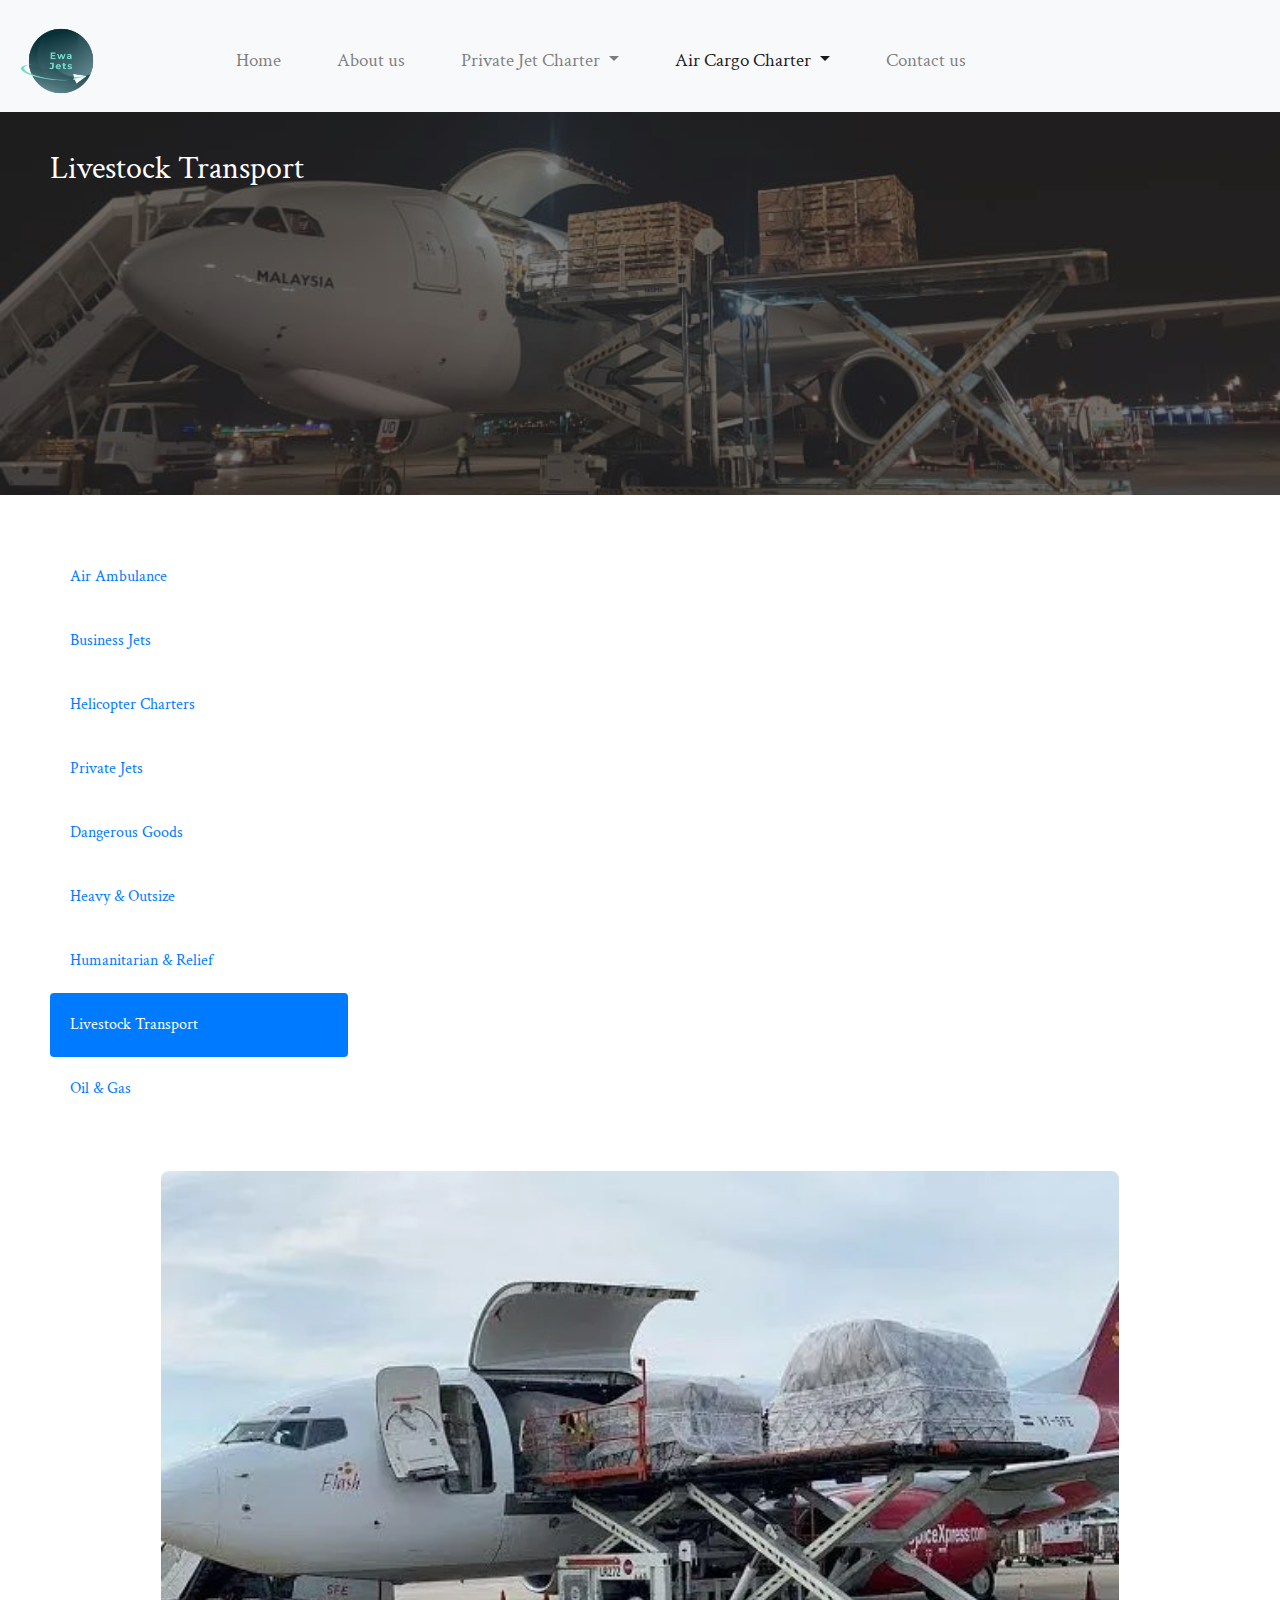
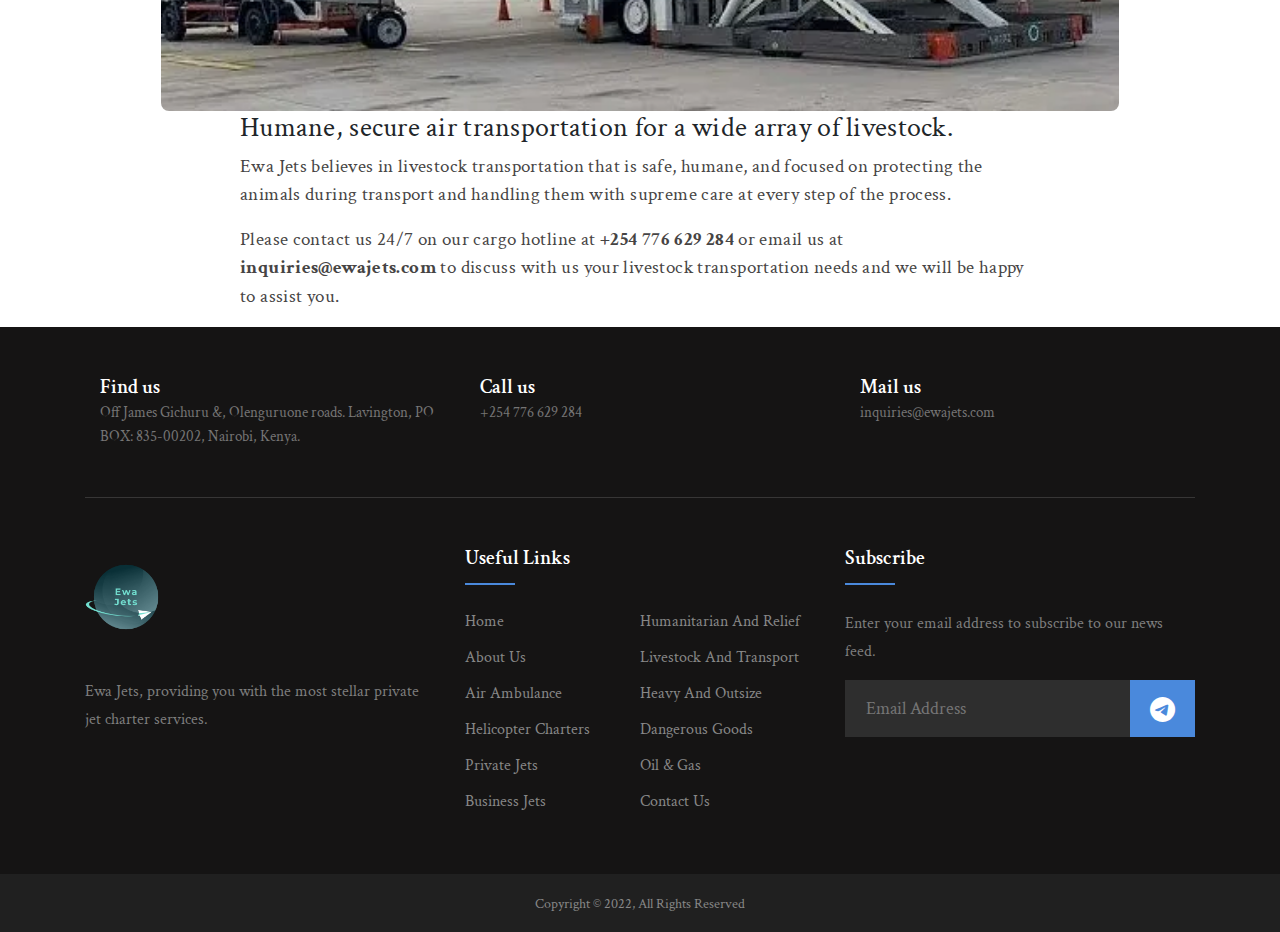
<file: Templates/livestock-transport.html>
<!DOCTYPE html>
<html lang="en">

<head>
    <meta charset="UTF-8">
    <meta http-equiv="X-UA-Compatible" content="IE=edge">
    <meta name="viewport" content="width=device-width, initial-scale=1.0">

    <link rel="shortcut icon" href="/Assets/favicon.png" type="image/x-icon">
    <link rel="stylesheet" href="https://cdn.jsdelivr.net/npm/bootstrap@4.0.0/dist/css/bootstrap.min.css"
        integrity="sha384-Gn5384xqQ1aoWXA+058RXPxPg6fy4IWvTNh0E263XmFcJlSAwiGgFAW/dAiS6JXm" crossorigin="anonymous">
    <link rel="stylesheet" href="https://cdn.jsdelivr.net/npm/bootstrap-icons@1.5.0/font/bootstrap-icons.css">
    <link href="https://fonts.googleapis.com/css2?family=Crimson+Text&display=swap" rel="stylesheet">
    <link rel="stylesheet" href="../styles.css">

    <title>Ewa Jets - Exemplary Jet Services For You</title>
</head>

<body>
    <div class="contact-overlay"></div>

    <header>
        <h2 class="contact-title">Livestock Transport</h2>
        <img src="../Assets/livestock-header.jpeg" alt="jet" class="contact-header">
    </header>

    <nav class="navbar fixed-top navbar-expand-lg navbar-light bg-light" id="navbar">

        <button class="navbar-toggler" type="button" data-toggle="collapse" data-target="#navbarSupportedContent"
            aria-controls="navbarSupportedContent" aria-expanded="false" aria-label="Toggle navigation">
            <span class="navbar-toggler-icon" id="navbar-toggler-icon"></span>
        </button>

        <a class="navbar-brand" href="/"><img src="../Assets/logo.png" class="navbar-brand"></a>

        <div class="collapse navbar-collapse" id="navbarSupportedContent">
            <ul class="navbar-nav navbar-links">
                <li class="nav-item">
                    <a class="nav-link" href="/">Home</a>
                </li>
                <li class="nav-item">
                    <a class="nav-link" href="../Templates/about.html">About us</a>
                </li>
                <li class="nav-item dropdown privateDropdown">
                    <a class="nav-link dropdown-toggle" href="#" id="privateDropdown" role="button"
                        data-toggle="dropdown" aria-haspopup="true" aria-expanded="false">
                        Private Jet Charter
                    </a>
                    <div class="dropdown-menu" id="dropdown1" aria-labelledby="navbarDropdown">
                        <a class="dropdown-item" href="../Templates/air-ambulance.html">Air Ambulance</a>
                        <a class="dropdown-item" href="../Templates/business-jets.html">Business Jets</a>
                        <a class="dropdown-item" href="../Templates/helicopter-charters.html">Helicopter Charters</a>
                        <a class="dropdown-item no-border" href="../Templates/private-jets.html">Private Jets</a>
                    </div>
                </li>

                <li class="nav-item dropdown airDropdown">
                    <a class="nav-link dropdown-toggle active" href="#" id="airDropdown" data-toggle="dropdown"
                        aria-haspopup="true" aria-expanded="false">
                        Air Cargo Charter
                    </a>
                    <div class="dropdown-menu" id="dropdown2" aria-labelledby="navbarDropdownMenuLink">
                        <a class="dropdown-item" href="../Templates/dangerous-goods.html">Dangerous Goods</a>
                        <a class="dropdown-item" href="../Templates/heavy-outsize.html">Heavy and Outsize</a>
                        <a class="dropdown-item" href="../Templates/human-relief.html">Humanitarian and relief</a>
                        <a class="dropdown-item" href="../Templates/livestock-transport.html">Livestock Transport</a>
                        <a class="dropdown-item no-border" href="../Templates/oil-gas.html">Oil and gas</a>
                    </div>
                </li>
                <li class="nav-item">
                    <a class="nav-link" href="../Templates/contact.html">Contact us</a>
                </li>
            </ul>
        </div>
        </div>
    </nav>

    <div class="row ambulance-section">
        <div class="col-sm-3" id="spy">
            <ul class="nav nav-pills flex-column">
                <li class="nav-item"><a class="nav-link" href="../Templates/air-ambulance.html">Air Ambulance</a>
                </li>
                <li class="nav-item"><a class="nav-link" href="../Templates/business-jets.html">Business Jets</a>
                </li>
                <li class="nav-item"><a class="nav-link" href="../Templates/helicopter-charters.html">Helicopter
                        Charters</a></li>
                <li class="nav-item"><a class="nav-link" href="../Templates/private-jets.html">Private Jets</a>
                </li>
                <li class="nav-item"><a class="nav-link" href="../Templates/dangerous-goods.html">Dangerous
                        Goods</a>
                </li>
                <li class="nav-item"><a class="nav-link" href="../Templates/heavy-outsize.html">Heavy &
                        Outsize</a></li>
                <li class="nav-item"><a class="nav-link" href="../Templates/human-relief.html">Humanitarian & Relief</a>
                </li>
                <li class="nav-item"><a class="nav-link active" href="../Templates/livestock-transport.html">Livestock
                        Transport</a></li>
                <li class="nav-item"><a class="nav-link" href="../Templates/oil-gas.html">Oil & Gas</a></li>
            </ul>
        </div>
        <img src="../Assets/livestock-transport.webp" class="ambulance-flex">
    </div>

    <div class="ambulance-text">
        <h3>Humane, secure air transportation for a wide array of livestock.</h3>
        <p>Ewa Jets believes in livestock transportation that is safe, humane, and focused on protecting the animals
            during transport and handling them with supreme care at every step of the process.</p>
        <p>Please contact us 24/7 on our cargo hotline at <b>+254 776 629 284</b> or email us at
            <b>inquiries@ewajets.com</b> to discuss with us your livestock transportation needs and we will be happy to
            assist you.
        </p>
    </div>


    <div class="modal modal-success" tabindex="-1" role="dialog" id="myModal">
        <div class="modal-dialog">
            <div class="modal-content">
                <button type="button" class="close modal-close" aria-label="Close" style="outline: none;"><i
                        class="bi bi-x-circle" style="float: right; padding: 8px; font-size: 22px;"></i></button>
                <div class="modal-body">
                    <center><i class="bi bi-check-circle success-tick"></i></center>
                    <p class="modal-body-p">You have successfully subscribed to Ewa Jets alerts and updates.</p>
                </div>
            </div>
        </div>
    </div>

    <div class="modal-overlay"></div>

    <footer class="footer-section">
        <div class="container">
            <div class="footer-cta pt-5 pb-5">
                <div class="row">
                    <div class="col-xl-4 col-md-4 mb-30">
                        <div class="single-cta">
                            <i class="fas fa-map-marker-alt"></i>
                            <div class="cta-text">
                                <h4>Find us</h4>
                                <span>Off James Gichuru &, Olenguruone roads. Lavington, PO BOX: 835-00202, Nairobi, Kenya.</span>
                            </div>
                        </div>
                    </div>
                    <div class="col-xl-4 col-md-4 mb-30">
                        <div class="single-cta">
                            <i class="fas fa-phone"></i>
                            <div class="cta-text">
                                <h4>Call us</h4>
                                <span>+254 776 629 284</span>
                            </div>
                        </div>
                    </div>
                    <div class="col-xl-4 col-md-4 mb-30">
                        <div class="single-cta">
                            <i class="far fa-envelope-open"></i>
                            <div class="cta-text">
                                <h4>Mail us</h4>
                                <span>inquiries@ewajets.com</span>
                            </div>
                        </div>
                    </div>
                </div>
            </div>
            <div class="footer-content pt-5 pb-5">
                <div class="row">
                    <div class="col-xl-4 col-lg-4 mb-50">
                        <div class="footer-widget">
                            <div class="footer-logo">
                                <a class="navbar-brand" href="/"><img src="../Assets/logo.png" class="navbar-brand"></a>
                            </div>
                            <div class="footer-text">
                                <p>Ewa Jets, providing you with the most stellar private jet charter services.</p>
                            </div>
                        </div>
                    </div>
                    <div class="col-xl-4 col-lg-4 col-md-6 mb-30">
                        <div class="footer-widget">
                            <div class="footer-widget-heading">
                                <h3>Useful Links</h3>
                            </div>
                            <ul>
                                <li><a href="/">Home</a></li>
                                <li><a href="../Templates/human-relief.html">Humanitarian and Relief</a></li>
                                <li><a href="../Templates/about.html">About us</a></li>
                                <li><a href="../Templates/livestock-transport.html">Livestock and Transport</a></li>
                                <li><a href="../Templates/air-ambulance.html">Air Ambulance</a></li>
                                <li><a href="../Templates/heavy-outsize.html">Heavy and Outsize</a></li>
                                <li><a href="../Templates/helicopter-charters.html">Helicopter Charters</a></li>
                                <li><a href="../Templates/dangerous-goods.html">Dangerous Goods</a></li>
                                <li><a href="../Templates/private-jets.html">Private Jets</a></li>
                                <li><a href="../Templates/oil-gas.html">Oil & Gas</a></li>
                                <li><a href="../Templates/business-jets.html">Business Jets</a></li>
                                <li><a href="../Templates/contact.html">Contact us</a></li>
                            </ul>
                        </div>
                    </div>
                    <div class="col-xl-4 col-lg-4 col-md-6 mb-50">
                        <div class="footer-widget">
                            <div class="footer-widget-heading">
                                <h3>Subscribe</h3>
                            </div>
                            <div class="footer-text mb-25">
                                <p>Enter your email address to subscribe to our news feed.</p>
                            </div>
                            <div class="subscribe-form" id="subscribe-form">
                                <form class="subscription-form">
                                    <input type="text" placeholder="Email Address" class="input-email" id="input-email"
                                        pattern="[^@]+@[^@]+\.[a-zA-Z]{2,6}">
                                    <button type="submit"><i class="bi bi-telegram"></i></button>
                                </form>
                            </div>
                        </div>
                    </div>
                </div>
            </div>
        </div>
        <div class="copyright-area">
            <div class="copyright-text">
                <p>Copyright &copy; 2022, All Rights Reserved</p>
            </div>
        </div>
    </footer>


    <script src="https://cdn.jsdelivr.net/npm/popper.js@1.12.9/dist/umd/popper.min.js"
        integrity="sha384-ApNbgh9B+Y1QKtv3Rn7W3mgPxhU9K/ScQsAP7hUibX39j7fakFPskvXusvfa0b4Q" crossorigin="anonymous">
    </script>
    <script src="https://cdn.jsdelivr.net/npm/bootstrap@4.0.0/dist/js/bootstrap.min.js"
        integrity="sha384-JZR6Spejh4U02d8jOt6vLEHfe/JQGiRRSQQxSfFWpi1MquVdAyjUar5+76PVCmYl" crossorigin="anonymous">
    </script>
    <script src="https://code.jquery.com/jquery-3.6.0.js"
        integrity="sha256-H+K7U5CnXl1h5ywQfKtSj8PCmoN9aaq30gDh27Xc0jk=" crossorigin="anonymous"></script>
    <script>
        // Navbar

        $(function () {
            $("#navbar-toggler-icon").click(function () {
                $("#navbarSupportedContent").slideToggle();
                $(".form").css({
                    "margin": "auto"
                })
            })

            $("#privateDropdown").click(function () {
                $("#dropdown1").slideToggle();
                $("#dropdown2").slideUp();
            })

            $("#airDropdown").click(function () {
                $("#dropdown2").slideToggle();
                $("#dropdown1").slideUp();
            })

            // Stats Count

            let nCount = selector => {
                $(selector).each(function () {
                    $(this)
                        .animate({
                            Counter: $(this).text()
                        }, {
                            duration: 4000,
                            easing: "swing",
                            step: function (value) {
                                $(this).text(Math.ceil(value));
                            }
                        });
                });
            };

            let a = 0;
            $(window).scroll(function () {
                let oTop = $(".stats").offset().top - window.innerHeight;
                if (a == 0 && $(window).scrollTop() >= oTop) {
                    a++;
                    nCount(".counting");
                }
            });
        });


        // Subscription Form

        let formSubscribe = document.querySelector(".subscription-form");
        let inputEmail = document.querySelector(".input-email")
        let modalSuccess = document.querySelector(".modal-success");
        let modalClose = document.querySelector(".modal-close");
        let overlay = document.querySelector(".modal-overlay");

        formSubscribe.addEventListener("submit", (e) => {
            e.preventDefault();

            if (inputEmail.value == null || inputEmail.value == "") {
                inputEmail.style.borderColor = "red";
                inputEmail.focus();
                return false;
            } else {
                inputEmail.style.border = "none";
                modalSuccess.style.display = "block";
                inputEmail.value = "";
                overlay.style.display = "block"
                return true;
            }
        })


        modalClose.addEventListener("click", () => {
            modalSuccess.style.display = "none";
            overlay.style.display = "none";
        })

        // Message Form

        var messageForm = document.querySelector(".message-form");
        var firstName = document.querySelector(".f-name-input");
        var lastName = document.querySelector(".l-name-input");
        var messageEmail = document.querySelector(".email-input");
        var messageTel = document.querySelector(".tel-input");
        var textBox = document.querySelector(".message-textbox");
        var messageSuccess = document.getElementById("message-success");

        messageForm.addEventListener("submit", (e) => {
            e.preventDefault();
            if ((firstName.value != "") && (lastName.value != "") && (messageEmail.value != "") && (
                    messageTel.value != "") && (textBox.value != "")) {
                firstName.style.borderColor = "lightblue";
                lastName.style.borderColor = "lightblue";
                messageEmail.style.borderColor = "lightblue";
                messageTel.style.borderColor = "lightblue";
                textBox.style.borderColor = "lightblue";
                messageForm.reset();
                messageSuccess.style.display = "block";

                return true;
            }
        });
    </script>
</body>

</html>
</file>
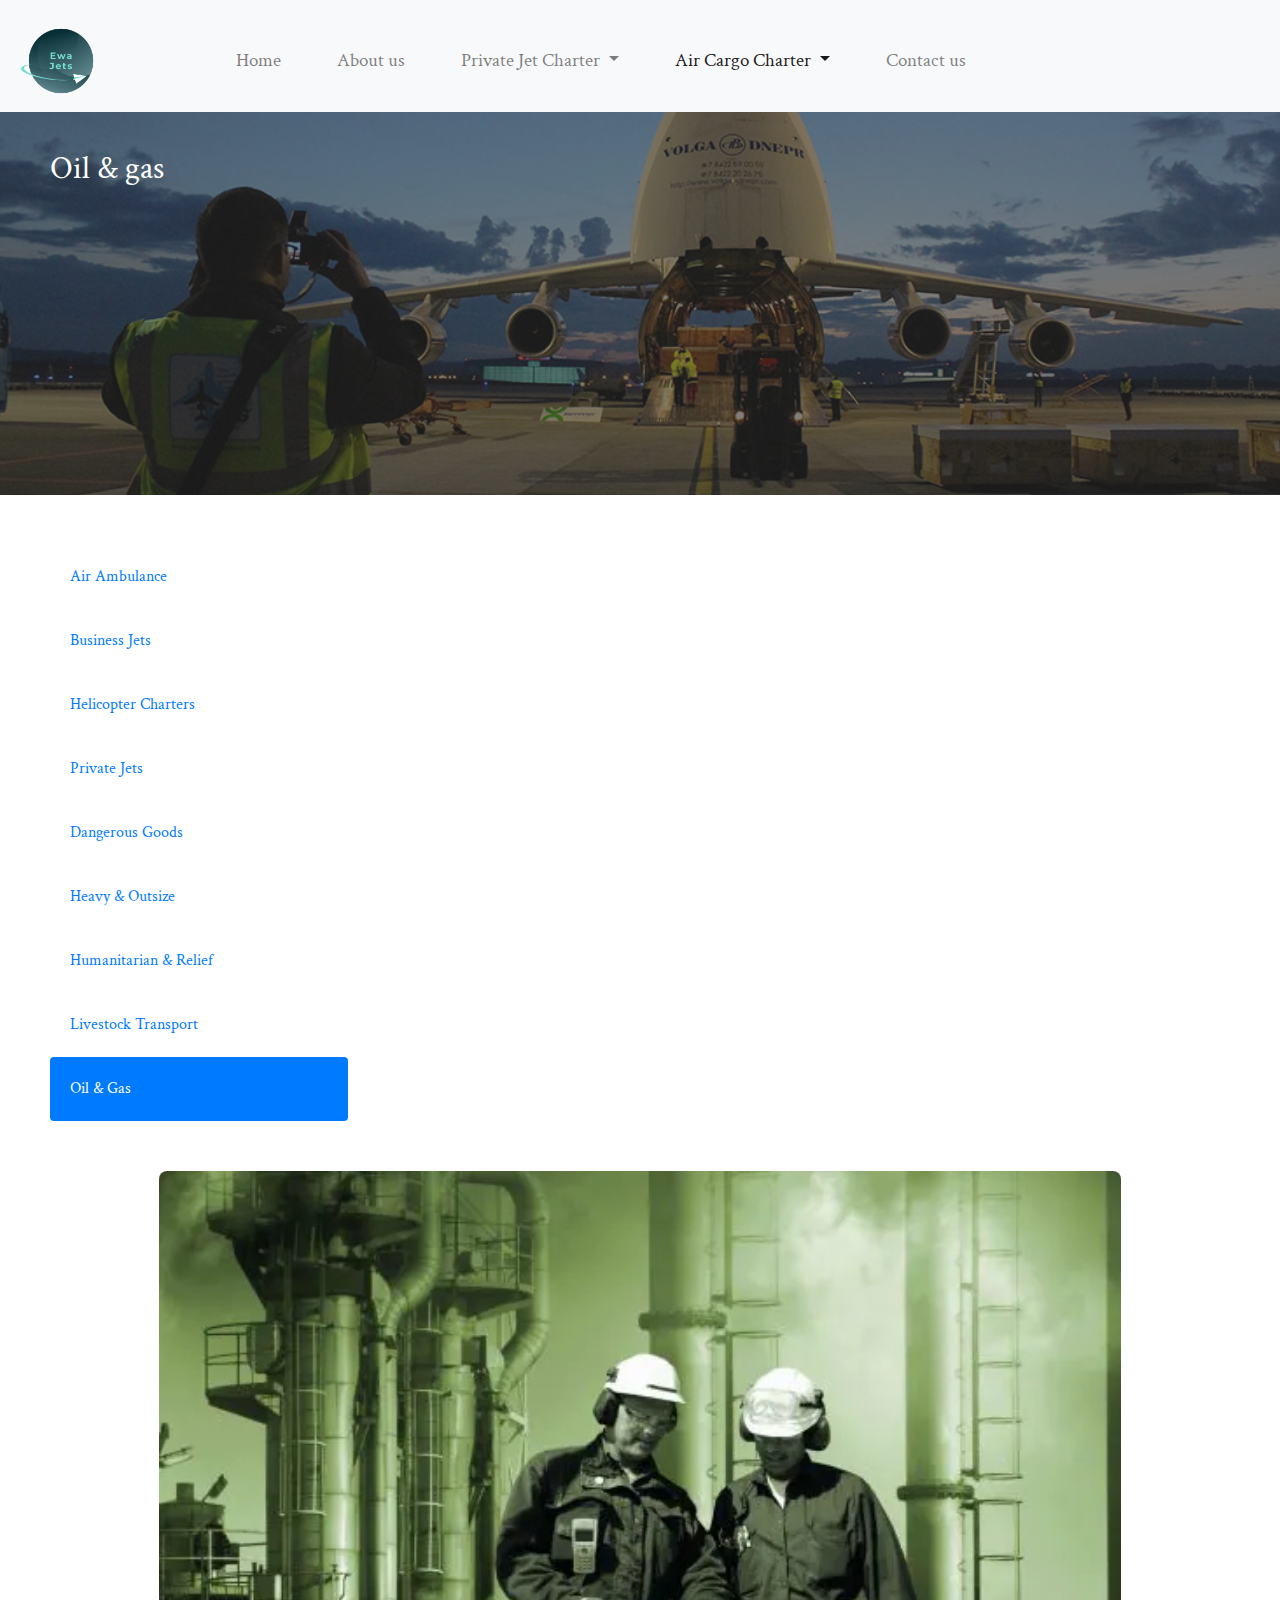
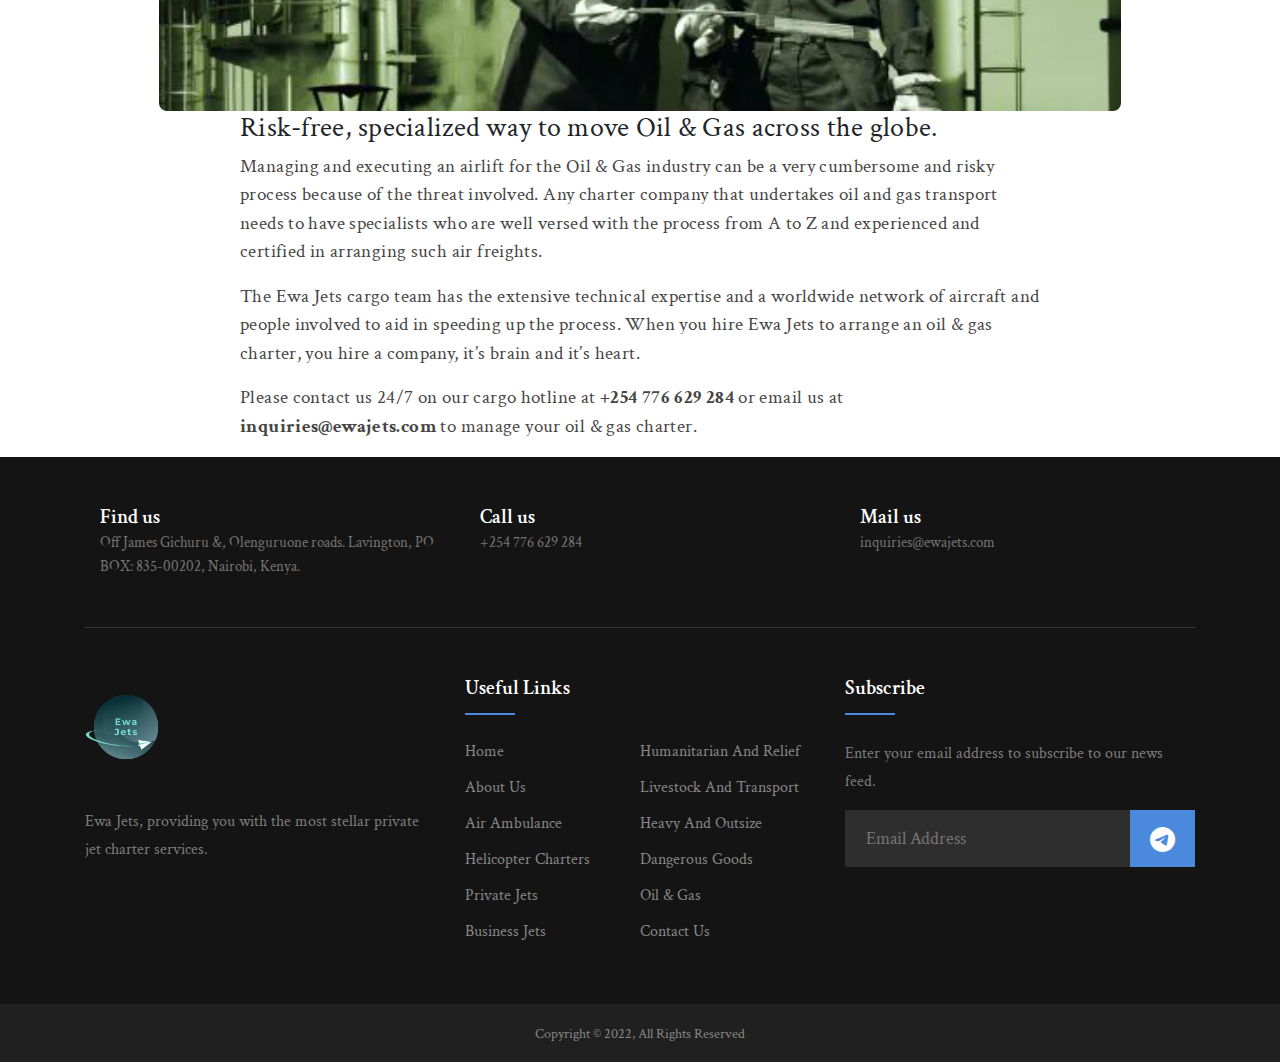
<file: Templates/oil-gas.html>
<!DOCTYPE html>
<html lang="en">

<head>
    <meta charset="UTF-8">
    <meta http-equiv="X-UA-Compatible" content="IE=edge">
    <meta name="viewport" content="width=device-width, initial-scale=1.0">

    <link rel="shortcut icon" href="/Assets/favicon.png" type="image/x-icon">
    <link rel="stylesheet" href="https://cdn.jsdelivr.net/npm/bootstrap@4.0.0/dist/css/bootstrap.min.css"
        integrity="sha384-Gn5384xqQ1aoWXA+058RXPxPg6fy4IWvTNh0E263XmFcJlSAwiGgFAW/dAiS6JXm" crossorigin="anonymous">
    <link rel="stylesheet" href="https://cdn.jsdelivr.net/npm/bootstrap-icons@1.5.0/font/bootstrap-icons.css">
    <link href="https://fonts.googleapis.com/css2?family=Crimson+Text&display=swap" rel="stylesheet">
    <link rel="stylesheet" href="../styles.css">

    <title>Ewa Jets - Exemplary Jet Services For You</title>
</head>

<body>
    <div class="contact-overlay"></div>

    <header>
        <h2 class="contact-title">Oil & gas</h2>
        <img src="../Assets/oil-gas-header.jpg" alt="jet" class="contact-header">
    </header>

    <nav class="navbar fixed-top navbar-expand-lg navbar-light bg-light" id="navbar">

        <button class="navbar-toggler" type="button" data-toggle="collapse" data-target="#navbarSupportedContent"
            aria-controls="navbarSupportedContent" aria-expanded="false" aria-label="Toggle navigation">
            <span class="navbar-toggler-icon" id="navbar-toggler-icon"></span>
        </button>

        <a class="navbar-brand" href="/"><img src="../Assets/logo.png" class="navbar-brand"></a>

        <div class="collapse navbar-collapse" id="navbarSupportedContent">
            <ul class="navbar-nav navbar-links">
                <li class="nav-item">
                    <a class="nav-link" href="/">Home</a>
                </li>
                <li class="nav-item">
                    <a class="nav-link" href="../Templates/about.html">About us</a>
                </li>
                <li class="nav-item dropdown privateDropdown">
                    <a class="nav-link dropdown-toggle" href="#" id="privateDropdown" role="button"
                        data-toggle="dropdown" aria-haspopup="true" aria-expanded="false">
                        Private Jet Charter
                    </a>
                    <div class="dropdown-menu" id="dropdown1" aria-labelledby="navbarDropdown">
                        <a class="dropdown-item" href="../Templates/air-ambulance.html">Air Ambulance</a>
                        <a class="dropdown-item" href="../Templates/business-jets.html">Business Jets</a>
                        <a class="dropdown-item" href="../Templates/helicopter-charters.html">Helicopter Charters</a>
                        <a class="dropdown-item no-border" href="../Templates/private-jets.html">Private Jets</a>
                    </div>
                </li>

                <li class="nav-item dropdown airDropdown">
                    <a class="nav-link dropdown-toggle active" href="#" id="airDropdown" data-toggle="dropdown"
                        aria-haspopup="true" aria-expanded="false">
                        Air Cargo Charter
                    </a>
                    <div class="dropdown-menu" id="dropdown2" aria-labelledby="navbarDropdownMenuLink">
                        <a class="dropdown-item" href="../Templates/dangerous-goods.html">Dangerous Goods</a>
                        <a class="dropdown-item" href="../Templates/heavy-outsize.html">Heavy and Outsize</a>
                        <a class="dropdown-item" href="../Templates/human-relief.html">Humanitarian and relief</a>
                        <a class="dropdown-item" href="../Templates/livestock-transport.html">Livestock Transport</a>
                        <a class="dropdown-item no-border" href="../Templates/oil-gas.html">Oil and gas</a>
                    </div>
                </li>
                <li class="nav-item">
                    <a class="nav-link" href="../Templates/contact.html">Contact us</a>
                </li>
            </ul>
        </div>
        </div>
    </nav>

    <div class="row ambulance-section">
        <div class="col-sm-3" id="spy">
            <ul class="nav nav-pills flex-column">
                <li class="nav-item"><a class="nav-link" href="../Templates/air-ambulance.html">Air Ambulance</a>
                </li>
                <li class="nav-item"><a class="nav-link" href="../Templates/business-jets.html">Business Jets</a>
                </li>
                <li class="nav-item"><a class="nav-link" href="../Templates/helicopter-charters.html">Helicopter
                        Charters</a></li>
                <li class="nav-item"><a class="nav-link" href="../Templates/private-jets.html">Private Jets</a>
                </li>
                <li class="nav-item"><a class="nav-link" href="../Templates/dangerous-goods.html">Dangerous
                        Goods</a>
                </li>
                <li class="nav-item"><a class="nav-link" href="../Templates/heavy-outsize.html">Heavy &
                        Outsize</a></li>
                <li class="nav-item"><a class="nav-link" href="../Templates/human-relief.html">Humanitarian &
                        Relief</a>
                </li>
                <li class="nav-item"><a class="nav-link" href="../Templates/livestock-transport.html">Livestock
                        Transport</a></li>
                <li class="nav-item"><a class="nav-link active" href="../Templates/oil-gas.html">Oil & Gas</a></li>
            </ul>
        </div>
        <img src="../Assets/oil-gas.webp" class="ambulance-flex">
    </div>

    <div class="ambulance-text">
        <h3>Risk-free, specialized way to move Oil & Gas across the globe.</h3>
        <p>Managing and executing an airlift for the Oil & Gas industry can be a very cumbersome and risky process
            because of the threat involved. Any charter company that undertakes oil and gas transport needs to have
            specialists who are well versed with the process from A to Z and experienced and certified in arranging such
            air freights.</p>
        <p>The Ewa Jets cargo team has the extensive technical expertise and a worldwide network of aircraft and
            people involved to aid in speeding up the process. When you hire Ewa Jets to arrange an oil & gas
            charter, you hire a company, it’s brain and it’s heart.</p>
        <p>Please contact us 24/7 on our cargo hotline at <b>+254 776 629 284</b> or email us at
            <b>inquiries@ewajets.com</b> to manage your oil & gas charter.
        </p>
    </div>


    <div class="modal modal-success" tabindex="-1" role="dialog" id="myModal">
        <div class="modal-dialog">
            <div class="modal-content">
                <button type="button" class="close modal-close" aria-label="Close" style="outline: none;"><i
                        class="bi bi-x-circle" style="float: right; padding: 8px; font-size: 22px;"></i></button>
                <div class="modal-body">
                    <center><i class="bi bi-check-circle success-tick"></i></center>
                    <p class="modal-body-p">You have successfully subscribed to Ewa Jets alerts and updates.</p>
                </div>
            </div>
        </div>
    </div>

    <div class="modal-overlay"></div>

    <footer class="footer-section">
        <div class="container">
            <div class="footer-cta pt-5 pb-5">
                <div class="row">
                    <div class="col-xl-4 col-md-4 mb-30">
                        <div class="single-cta">
                            <i class="fas fa-map-marker-alt"></i>
                            <div class="cta-text">
                                <h4>Find us</h4>
                                <span>Off James Gichuru &, Olenguruone roads. Lavington, PO BOX: 835-00202, Nairobi, Kenya.</span>
                            </div>
                        </div>
                    </div>
                    <div class="col-xl-4 col-md-4 mb-30">
                        <div class="single-cta">
                            <i class="fas fa-phone"></i>
                            <div class="cta-text">
                                <h4>Call us</h4>
                                <span>+254 776 629 284</span>
                            </div>
                        </div>
                    </div>
                    <div class="col-xl-4 col-md-4 mb-30">
                        <div class="single-cta">
                            <i class="far fa-envelope-open"></i>
                            <div class="cta-text">
                                <h4>Mail us</h4>
                                <span>inquiries@ewajets.com</span>
                            </div>
                        </div>
                    </div>
                </div>
            </div>
            <div class="footer-content pt-5 pb-5">
                <div class="row">
                    <div class="col-xl-4 col-lg-4 mb-50">
                        <div class="footer-widget">
                            <div class="footer-logo">
                                <a class="navbar-brand" href="/"><img src="../Assets/logo.png" class="navbar-brand"></a>
                            </div>
                            <div class="footer-text">
                                <p>Ewa Jets, providing you with the most stellar private jet charter services.</p>
                            </div>
                        </div>
                    </div>
                    <div class="col-xl-4 col-lg-4 col-md-6 mb-30">
                        <div class="footer-widget">
                            <div class="footer-widget-heading">
                                <h3>Useful Links</h3>
                            </div>
                            <ul>
                                <li><a href="/">Home</a></li>
                                <li><a href="../Templates/human-relief.html">Humanitarian and Relief</a></li>
                                <li><a href="../Templates/about.html">About us</a></li>
                                <li><a href="../Templates/livestock-transport.html">Livestock and Transport</a></li>
                                <li><a href="../Templates/air-ambulance.html">Air Ambulance</a></li>
                                <li><a href="../Templates/heavy-outsize.html">Heavy and Outsize</a></li>
                                <li><a href="../Templates/helicopter-charters.html">Helicopter Charters</a></li>
                                <li><a href="../Templates/dangerous-goods.html">Dangerous Goods</a></li>
                                <li><a href="../Templates/private-jets.html">Private Jets</a></li>
                                <li><a href="../Templates/oil-gas.html">Oil & Gas</a></li>
                                <li><a href="../Templates/business-jets.html">Business Jets</a></li>
                                <li><a href="../Templates/contact.html">Contact us</a></li>
                            </ul>
                        </div>
                    </div>
                    <div class="col-xl-4 col-lg-4 col-md-6 mb-50">
                        <div class="footer-widget">
                            <div class="footer-widget-heading">
                                <h3>Subscribe</h3>
                            </div>
                            <div class="footer-text mb-25">
                                <p>Enter your email address to subscribe to our news feed.</p>
                            </div>
                            <div class="subscribe-form" id="subscribe-form">
                                <form class="subscription-form">
                                    <input type="text" placeholder="Email Address" class="input-email" id="input-email"
                                        pattern="[^@]+@[^@]+\.[a-zA-Z]{2,6}">
                                    <button type="submit"><i class="bi bi-telegram"></i></button>
                                </form>
                            </div>
                        </div>
                    </div>
                </div>
            </div>
        </div>
        <div class="copyright-area">
            <div class="copyright-text">
                <p>Copyright &copy; 2022, All Rights Reserved</p>
            </div>
        </div>
    </footer>


    <script src="https://cdn.jsdelivr.net/npm/popper.js@1.12.9/dist/umd/popper.min.js"
        integrity="sha384-ApNbgh9B+Y1QKtv3Rn7W3mgPxhU9K/ScQsAP7hUibX39j7fakFPskvXusvfa0b4Q" crossorigin="anonymous">
    </script>
    <script src="https://cdn.jsdelivr.net/npm/bootstrap@4.0.0/dist/js/bootstrap.min.js"
        integrity="sha384-JZR6Spejh4U02d8jOt6vLEHfe/JQGiRRSQQxSfFWpi1MquVdAyjUar5+76PVCmYl" crossorigin="anonymous">
    </script>
    <script src="https://code.jquery.com/jquery-3.6.0.js"
        integrity="sha256-H+K7U5CnXl1h5ywQfKtSj8PCmoN9aaq30gDh27Xc0jk=" crossorigin="anonymous"></script>
    <script>
        // Navbar

        $(function () {
            $("#navbar-toggler-icon").click(function () {
                $("#navbarSupportedContent").slideToggle();
                $(".form").css({
                    "margin": "auto"
                })
            })

            $("#privateDropdown").click(function () {
                $("#dropdown1").slideToggle();
                $("#dropdown2").slideUp();
            })

            $("#airDropdown").click(function () {
                $("#dropdown2").slideToggle();
                $("#dropdown1").slideUp();
            })

            // Stats Count

            let nCount = selector => {
                $(selector).each(function () {
                    $(this)
                        .animate({
                            Counter: $(this).text()
                        }, {
                            duration: 4000,
                            easing: "swing",
                            step: function (value) {
                                $(this).text(Math.ceil(value));
                            }
                        });
                });
            };

            let a = 0;
            $(window).scroll(function () {
                let oTop = $(".stats").offset().top - window.innerHeight;
                if (a == 0 && $(window).scrollTop() >= oTop) {
                    a++;
                    nCount(".counting");
                }
            });
        });


        // Subscription Form

        let formSubscribe = document.querySelector(".subscription-form");
        let inputEmail = document.querySelector(".input-email")
        let modalSuccess = document.querySelector(".modal-success");
        let modalClose = document.querySelector(".modal-close");
        let overlay = document.querySelector(".modal-overlay");

        formSubscribe.addEventListener("submit", (e) => {
            e.preventDefault();

            if (inputEmail.value == null || inputEmail.value == "") {
                inputEmail.style.borderColor = "red";
                inputEmail.focus();
                return false;
            } else {
                inputEmail.style.border = "none";
                modalSuccess.style.display = "block";
                inputEmail.value = "";
                overlay.style.display = "block"
                return true;
            }
        })


        modalClose.addEventListener("click", () => {
            modalSuccess.style.display = "none";
            overlay.style.display = "none";
        })

        // Message Form

        var messageForm = document.querySelector(".message-form");
        var firstName = document.querySelector(".f-name-input");
        var lastName = document.querySelector(".l-name-input");
        var messageEmail = document.querySelector(".email-input");
        var messageTel = document.querySelector(".tel-input");
        var textBox = document.querySelector(".message-textbox");
        var messageSuccess = document.getElementById("message-success");

        messageForm.addEventListener("submit", (e) => {
            e.preventDefault();
            if ((firstName.value != "") && (lastName.value != "") && (messageEmail.value != "") && (
                    messageTel.value != "") && (textBox.value != "")) {
                firstName.style.borderColor = "lightblue";
                lastName.style.borderColor = "lightblue";
                messageEmail.style.borderColor = "lightblue";
                messageTel.style.borderColor = "lightblue";
                textBox.style.borderColor = "lightblue";
                messageForm.reset();
                messageSuccess.style.display = "block";

                return true;
            }
        });
    </script>
</body>

</html>
</file>
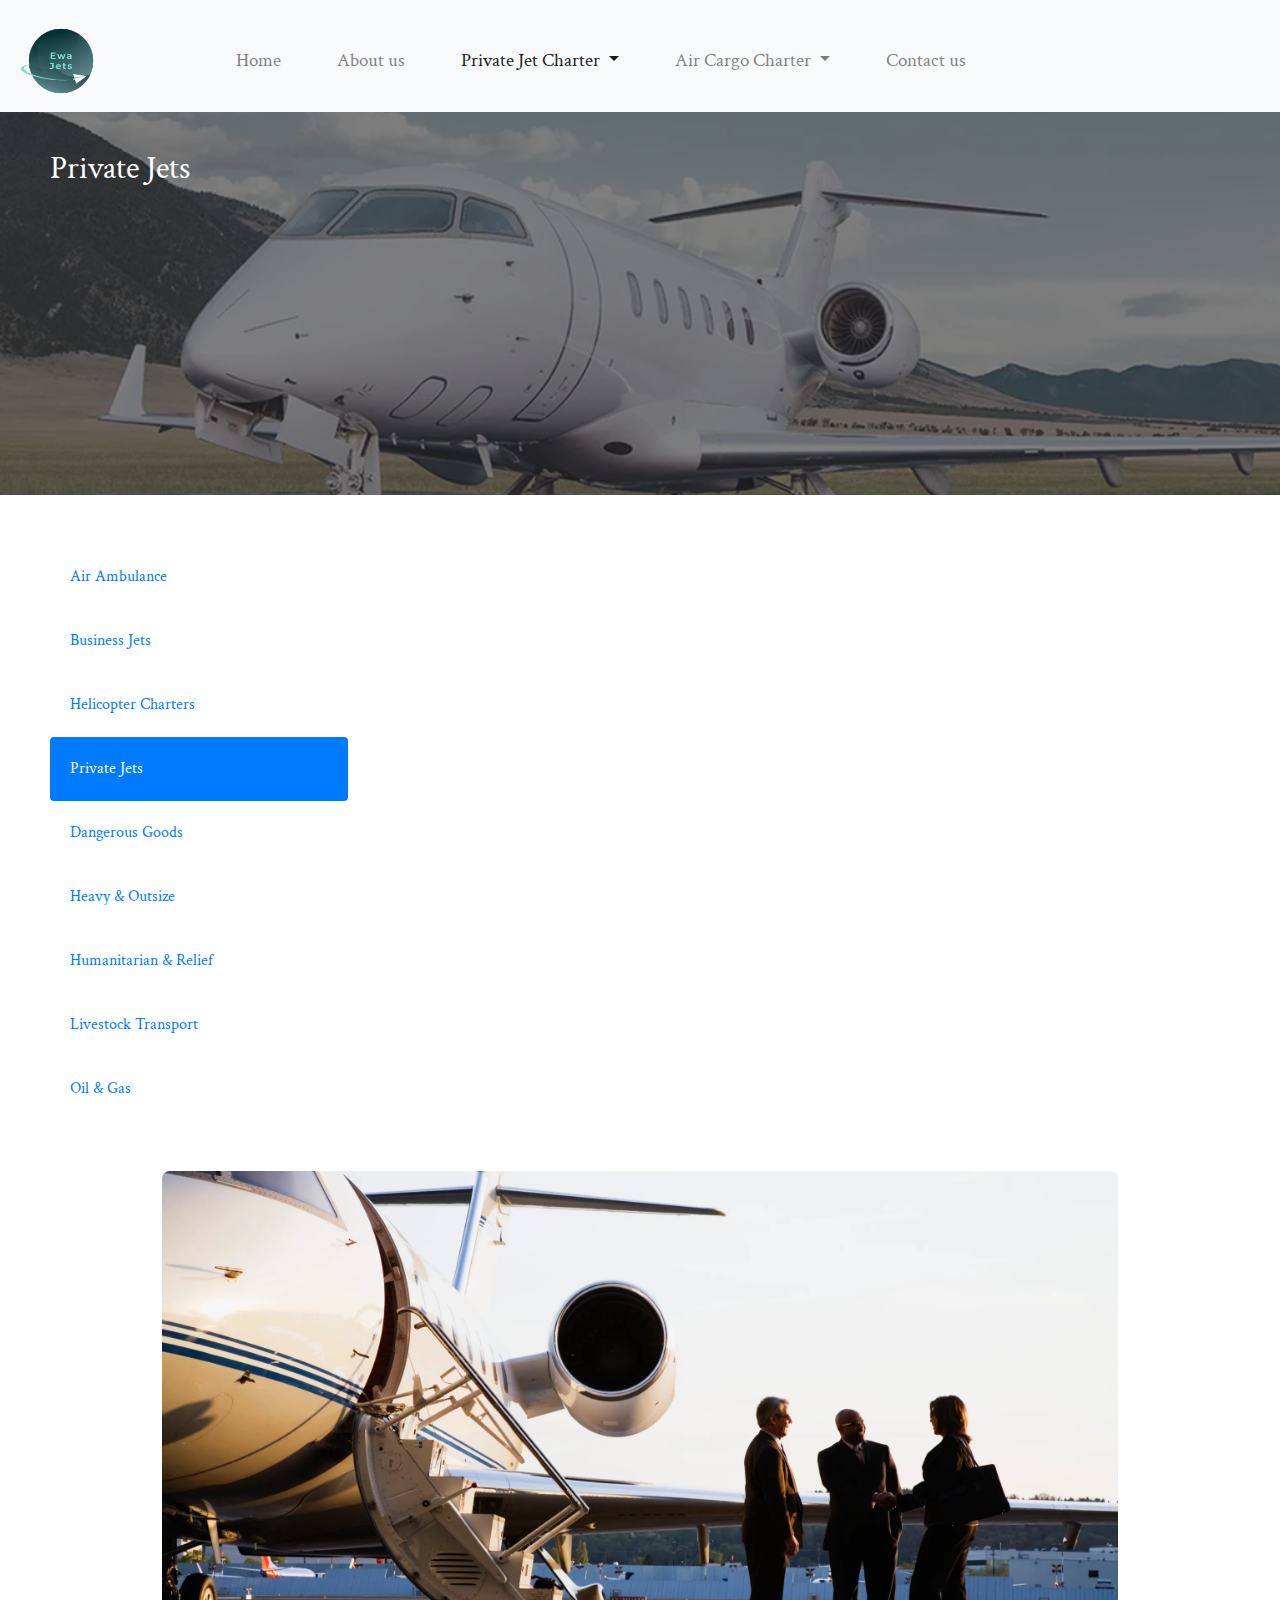
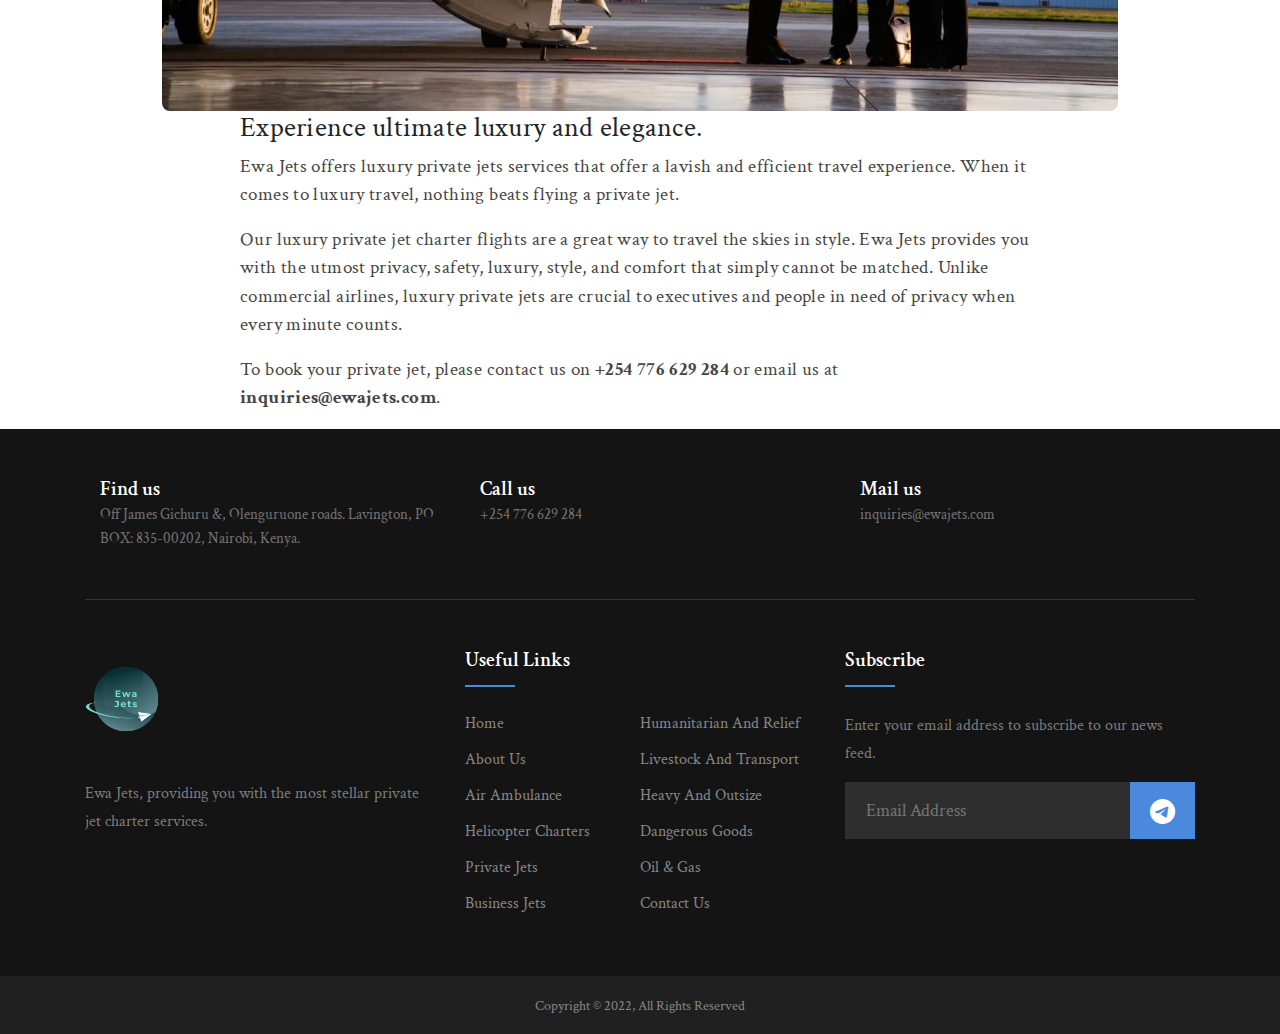
<file: Templates/private-jets.html>
<!DOCTYPE html>
<html lang="en">

<head>
    <meta charset="UTF-8">
    <meta http-equiv="X-UA-Compatible" content="IE=edge">
    <meta name="viewport" content="width=device-width, initial-scale=1.0">

    <link rel="shortcut icon" href="/Assets/favicon.png" type="image/x-icon">
    <link rel="stylesheet" href="https://cdn.jsdelivr.net/npm/bootstrap@4.0.0/dist/css/bootstrap.min.css"
        integrity="sha384-Gn5384xqQ1aoWXA+058RXPxPg6fy4IWvTNh0E263XmFcJlSAwiGgFAW/dAiS6JXm" crossorigin="anonymous">
    <link rel="stylesheet" href="https://cdn.jsdelivr.net/npm/bootstrap-icons@1.5.0/font/bootstrap-icons.css">
    <link href="https://fonts.googleapis.com/css2?family=Crimson+Text&display=swap" rel="stylesheet">
    <link rel="stylesheet" href="../styles.css">

    <title>Ewa Jets - Exemplary Jet Services For You</title>
</head>

<body>
    <div class="contact-overlay"></div>

    <header>
        <h2 class="contact-title">Private Jets</h2>
        <img src="../Assets/private-jet-header.webp" alt="jet" class="contact-header">
    </header>

    <nav class="navbar fixed-top navbar-expand-lg navbar-light bg-light" id="navbar">

        <button class="navbar-toggler" type="button" data-toggle="collapse" data-target="#navbarSupportedContent"
            aria-controls="navbarSupportedContent" aria-expanded="false" aria-label="Toggle navigation">
            <span class="navbar-toggler-icon" id="navbar-toggler-icon"></span>
        </button>

        <a class="navbar-brand" href="/"><img src="../Assets/logo.png" class="navbar-brand"></a>

        <div class="collapse navbar-collapse" id="navbarSupportedContent">
            <ul class="navbar-nav navbar-links">
                <li class="nav-item">
                    <a class="nav-link" href="/">Home</a>
                </li>
                <li class="nav-item">
                    <a class="nav-link" href="../Templates/about.html">About us</a>
                </li>
                <li class="nav-item dropdown privateDropdown">
                    <a class="nav-link dropdown-toggle active" href="#" id="privateDropdown" role="button"
                        data-toggle="dropdown" aria-haspopup="true" aria-expanded="false">
                        Private Jet Charter
                    </a>
                    <div class="dropdown-menu" id="dropdown1" aria-labelledby="navbarDropdown">
                        <a class="dropdown-item" href="../Templates/air-ambulance.html">Air Ambulance</a>
                        <a class="dropdown-item" href="../Templates/business-jets.html">Business Jets</a>
                        <a class="dropdown-item" href="../Templates/helicopter-charters.html">Helicopter Charters</a>
                        <a class="dropdown-item no-border" href="../Templates/private-jets.html">Private Jets</a>
                    </div>
                </li>

                <li class="nav-item dropdown airDropdown">
                    <a class="nav-link dropdown-toggle" href="#" id="airDropdown" data-toggle="dropdown"
                        aria-haspopup="true" aria-expanded="false">
                        Air Cargo Charter
                    </a>
                    <div class="dropdown-menu" id="dropdown2" aria-labelledby="navbarDropdownMenuLink">
                        <a class="dropdown-item" href="../Templates/dangerous-goods.html">Dangerous Goods</a>
                        <a class="dropdown-item" href="../Templates/heavy-outsize.html">Heavy and Outsize</a>
                        <a class="dropdown-item" href="../Templates/human-relief.html">Humanitarian and relief</a>
                        <a class="dropdown-item" href="../Templates/livestock-transport.html">Livestock Transport</a>
                        <a class="dropdown-item no-border" href="../Templates/oil-gas.html">Oil and gas</a>
                    </div>
                </li>
                <li class="nav-item">
                    <a class="nav-link" href="../Templates/contact.html">Contact us</a>
                </li>
            </ul>
        </div>
        </div>
    </nav>

    <div class="row ambulance-section">
        <div class="col-sm-3" id="spy">
            <ul class="nav nav-pills flex-column">
                <li class="nav-item"><a class="nav-link" href="../Templates/air-ambulance.html">Air Ambulance</a>
                </li>
                <li class="nav-item"><a class="nav-link" href="../Templates/business-jets.html">Business Jets</a>
                </li>
                <li class="nav-item"><a class="nav-link" href="../Templates/helicopter-charters.html">Helicopter
                        Charters</a></li>
                <li class="nav-item"><a class="nav-link active" href="../Templates/private-jets.html">Private Jets</a>
                </li>
                <li class="nav-item"><a class="nav-link" href="../Templates/dangerous-goods.html">Dangerous Goods</a>
                </li>
                <li class="nav-item"><a class="nav-link" href="../Templates/heavy-outsize.html">Heavy & Outsize</a></li>
                <li class="nav-item"><a class="nav-link" href="../Templates/human-relief.html">Humanitarian & Relief</a>
                </li>
                <li class="nav-item"><a class="nav-link" href="../Templates/livestock-transport.html">Livestock
                        Transport</a></li>
                <li class="nav-item"><a class="nav-link" href="../Templates/oil-gas.html">Oil & Gas</a></li>
            </ul>
        </div>
        <img src="../Assets/private-jet.webp" class="ambulance-flex">
    </div>

    <div class="ambulance-text">
        <h3>Experience ultimate luxury and elegance.</h3>
        <p>Ewa Jets offers luxury private jets services that offer a lavish and efficient travel experience. When it
            comes to luxury travel, nothing beats flying a private jet.</p>
        <p>Our luxury private jet charter flights are a great way to travel the skies in style. Ewa Jets provides
            you with the utmost privacy, safety, luxury, style, and comfort that simply cannot be matched. Unlike
            commercial airlines, luxury private jets are crucial to executives and people in need of privacy when every
            minute counts.</p>
        <p>To book your private jet, please contact us on <b>+254 776 629 284</b> or email us at
            <b>inquiries@ewajets.com</b>.
        </p>
    </div>


    <div class="modal modal-success" tabindex="-1" role="dialog" id="myModal">
        <div class="modal-dialog">
            <div class="modal-content">
                <button type="button" class="close modal-close" aria-label="Close" style="outline: none;"><i
                        class="bi bi-x-circle" style="float: right; padding: 8px; font-size: 22px;"></i></button>
                <div class="modal-body">
                    <center><i class="bi bi-check-circle success-tick"></i></center>
                    <p class="modal-body-p">You have successfully subscribed to Ewa Jets alerts and updates.</p>
                </div>
            </div>
        </div>
    </div>

    <div class="modal-overlay"></div>

    <footer class="footer-section">
        <div class="container">
            <div class="footer-cta pt-5 pb-5">
                <div class="row">
                    <div class="col-xl-4 col-md-4 mb-30">
                        <div class="single-cta">
                            <i class="fas fa-map-marker-alt"></i>
                            <div class="cta-text">
                                <h4>Find us</h4>
                                <span>Off James Gichuru &, Olenguruone roads. Lavington, PO BOX: 835-00202, Nairobi, Kenya.</span>
                            </div>
                        </div>
                    </div>
                    <div class="col-xl-4 col-md-4 mb-30">
                        <div class="single-cta">
                            <i class="fas fa-phone"></i>
                            <div class="cta-text">
                                <h4>Call us</h4>
                                <span>+254 776 629 284</span>
                            </div>
                        </div>
                    </div>
                    <div class="col-xl-4 col-md-4 mb-30">
                        <div class="single-cta">
                            <i class="far fa-envelope-open"></i>
                            <div class="cta-text">
                                <h4>Mail us</h4>
                                <span>inquiries@ewajets.com</span>
                            </div>
                        </div>
                    </div>
                </div>
            </div>
            <div class="footer-content pt-5 pb-5">
                <div class="row">
                    <div class="col-xl-4 col-lg-4 mb-50">
                        <div class="footer-widget">
                            <div class="footer-logo">
                                <a class="navbar-brand" href="/"><img src="../Assets/logo.png" class="navbar-brand"></a>
                            </div>
                            <div class="footer-text">
                                <p>Ewa Jets, providing you with the most stellar private jet charter services.</p>
                            </div>
                        </div>
                    </div>
                    <div class="col-xl-4 col-lg-4 col-md-6 mb-30">
                        <div class="footer-widget">
                            <div class="footer-widget-heading">
                                <h3>Useful Links</h3>
                            </div>
                            <ul>
                                <li><a href="/">Home</a></li>
                                <li><a href="../Templates/human-relief.html">Humanitarian and Relief</a></li>
                                <li><a href="../Templates/about.html">About us</a></li>
                                <li><a href="../Templates/livestock-transport.html">Livestock and Transport</a></li>
                                <li><a href="../Templates/air-ambulance.html">Air Ambulance</a></li>
                                <li><a href="../Templates/heavy-outsize.html">Heavy and Outsize</a></li>
                                <li><a href="../Templates/helicopter-charters.html">Helicopter Charters</a></li>
                                <li><a href="../Templates/dangerous-goods.html">Dangerous Goods</a></li>
                                <li><a href="../Templates/private-jets.html">Private Jets</a></li>
                                <li><a href="../Templates/oil-gas.html">Oil & Gas</a></li>
                                <li><a href="../Templates/business-jets.html">Business Jets</a></li>
                                <li><a href="../Templates/contact.html">Contact us</a></li>
                            </ul>
                        </div>
                    </div>
                    <div class="col-xl-4 col-lg-4 col-md-6 mb-50">
                        <div class="footer-widget">
                            <div class="footer-widget-heading">
                                <h3>Subscribe</h3>
                            </div>
                            <div class="footer-text mb-25">
                                <p>Enter your email address to subscribe to our news feed.</p>
                            </div>
                            <div class="subscribe-form" id="subscribe-form">
                                <form class="subscription-form">
                                    <input type="text" placeholder="Email Address" class="input-email" id="input-email"
                                        pattern="[^@]+@[^@]+\.[a-zA-Z]{2,6}">
                                    <button type="submit"><i class="bi bi-telegram"></i></button>
                                </form>
                            </div>
                        </div>
                    </div>
                </div>
            </div>
        </div>
        <div class="copyright-area">
            <div class="copyright-text">
                <p>Copyright &copy; 2022, All Rights Reserved</p>
            </div>
        </div>
    </footer>


    <script src="https://cdn.jsdelivr.net/npm/popper.js@1.12.9/dist/umd/popper.min.js"
        integrity="sha384-ApNbgh9B+Y1QKtv3Rn7W3mgPxhU9K/ScQsAP7hUibX39j7fakFPskvXusvfa0b4Q" crossorigin="anonymous">
    </script>
    <script src="https://cdn.jsdelivr.net/npm/bootstrap@4.0.0/dist/js/bootstrap.min.js"
        integrity="sha384-JZR6Spejh4U02d8jOt6vLEHfe/JQGiRRSQQxSfFWpi1MquVdAyjUar5+76PVCmYl" crossorigin="anonymous">
    </script>
    <script src="https://code.jquery.com/jquery-3.6.0.js"
        integrity="sha256-H+K7U5CnXl1h5ywQfKtSj8PCmoN9aaq30gDh27Xc0jk=" crossorigin="anonymous"></script>
    <script>
        // Navbar

        $(function () {
            $("#navbar-toggler-icon").click(function () {
                $("#navbarSupportedContent").slideToggle();
                $(".form").css({
                    "margin": "auto"
                })
            })

            $("#privateDropdown").click(function () {
                $("#dropdown1").slideToggle();
                $("#dropdown2").slideUp();
            })

            $("#airDropdown").click(function () {
                $("#dropdown2").slideToggle();
                $("#dropdown1").slideUp();
            })

            // Stats Count

            let nCount = selector => {
                $(selector).each(function () {
                    $(this)
                        .animate({
                            Counter: $(this).text()
                        }, {
                            duration: 4000,
                            easing: "swing",
                            step: function (value) {
                                $(this).text(Math.ceil(value));
                            }
                        });
                });
            };

            let a = 0;
            $(window).scroll(function () {
                let oTop = $(".stats").offset().top - window.innerHeight;
                if (a == 0 && $(window).scrollTop() >= oTop) {
                    a++;
                    nCount(".counting");
                }
            });
        });


        // Subscription Form

        let formSubscribe = document.querySelector(".subscription-form");
        let inputEmail = document.querySelector(".input-email")
        let modalSuccess = document.querySelector(".modal-success");
        let modalClose = document.querySelector(".modal-close");
        let overlay = document.querySelector(".modal-overlay");

        formSubscribe.addEventListener("submit", (e) => {
            e.preventDefault();

            if (inputEmail.value == null || inputEmail.value == "") {
                inputEmail.style.borderColor = "red";
                inputEmail.focus();
                return false;
            } else {
                inputEmail.style.border = "none";
                modalSuccess.style.display = "block";
                inputEmail.value = "";
                overlay.style.display = "block"
                return true;
            }
        })


        modalClose.addEventListener("click", () => {
            modalSuccess.style.display = "none";
            overlay.style.display = "none";
        })

        // Message Form

        var messageForm = document.querySelector(".message-form");
        var firstName = document.querySelector(".f-name-input");
        var lastName = document.querySelector(".l-name-input");
        var messageEmail = document.querySelector(".email-input");
        var messageTel = document.querySelector(".tel-input");
        var textBox = document.querySelector(".message-textbox");
        var messageSuccess = document.getElementById("message-success");

        messageForm.addEventListener("submit", (e) => {
            e.preventDefault();
            if ((firstName.value != "") && (lastName.value != "") && (messageEmail.value != "") && (
                    messageTel.value != "") && (textBox.value != "")) {
                firstName.style.borderColor = "lightblue";
                lastName.style.borderColor = "lightblue";
                messageEmail.style.borderColor = "lightblue";
                messageTel.style.borderColor = "lightblue";
                textBox.style.borderColor = "lightblue";
                messageForm.reset();
                messageSuccess.style.display = "block";

                return true;
            }
        });
    </script>
</body>

</html>
</file>
<file: styles.css>
* {
    box-sizing: border-box;
    margin: 0;
    padding: 0;
}

html {
    scroll-behavior: smooth;
}

body {
    font-family: 'Crimson Text', serif;
    width: 100%;
    max-width: 100%;
    height: 100%;
    overflow-x: hidden;
}

body::-webkit-scrollbar {
    width: 12px;
}

body::-webkit-scrollbar-track {
    background: #4a89dc;
}

body::-webkit-scrollbar-thumb {
    background-color: rgb(209, 207, 207);
}

#navbar {
    position: fixed;
    z-index: 4;
    top: 0;
    padding: 10px 20px 0 20px;
    transition: all ease-in-out 0.6s;
}

.navbar-brand {
    width: 82px;
}

.navbar-links li {
    padding: 0 20px 0 20px;
    text-align: center;
}

.dropdown-menu {
    width: 100%;
}

.dropdown-item {
    text-transform: capitalize;
    border-bottom: 1px solid lightgray;
    padding: 10px;
}

.dropdown-item:hover {
    background-color: #4a89dc;
    color: white;
}

.no-border {
    border: none;
}

.header {
    display: flex;
    flex-direction: column;
    height: 100vh;
    width: 100%;
    max-width: 100%;
    object-fit: cover;
    object-position: center;
}

.header-overlay {
    position: absolute;
    width: 100%;
    height: 100vh;
    background: rgba(44, 43, 43, 0.6);
}

.header-tag1 {
    position: absolute;
    margin: 0 0 0 80px;
    top: 20%;
    color: white;
    letter-spacing: 0.2em;
    z-index: 3;
}

#header-tag1-title {
    font-size: 30px;
    font-weight: bold;
}

.header-tag-title {
    display: none;
}

#header-tag1-title-underline {
    width: 400px;
    height: 2px;
    background-color: white;
}

#header-tag1-paragraph {
    width: 400px;
    font-size: 60px;
    font-weight: lighter;
    letter-spacing: 0.1em;
}

.explore-button {
    position: absolute;
    display: none;
    width: 200px;
    top: 80%;
    margin: 0 0 0 80px;
    z-index: 3;
    padding: 20px 40px;
    border-radius: 3px;
    overflow: hidden;
    color: white;
    font-size: 18px;
    letter-spacing: 0.2em;
    text-align: center;
    text-transform: uppercase;
    text-decoration: none;
    -webkit-box-shadow: 2px 20px 50px rgba(0, 0, 0, 0.5);
    box-shadow: 2px 20px 50px rgba(0, 0, 0, 0.5);
    -webkit-transform: translate(0%, 0%);
    transform: translate(0%, 0%);
}

.explore-button::before,
.explore-button::after {
    content: '';
    background: none;
    position: absolute;
    z-index: -1;
}

.explore-button:hover {
    cursor: pointer;
    color: white;
    text-decoration: none;
}

.explore-button::after {
    width: 0;
    height: 100%;
    left: -35%;
    top: 0;
    background-color: #186fe0;
    transform: skew(50deg);
    transform-origin: bottom right;
    transition: linear .4s;
}

.explore-button:hover::after {
    width: 410px;
    height: 100%;
}

.explore-button span {
    position: absolute;
}

.explore-button span:nth-child(1) {
    top: 0px;
    left: 0px;
    width: 100%;
    height: 2px;
    background: (linear, right top, left top, from(rgba(43, 8, 8, 0)), to(rgb(190, 130, 18)));
    background: linear-gradient(to left, rgba(43, 8, 8, 0), rgb(190, 130, 18));
    -webkit-animation: 2s animateTop linear infinite;
    animation: 2s animateTop linear infinite;
}

@keyframes animateTop {
    0% {
        -webkit-transform: translateX(100%);
        transform: translateX(100%);
    }

    100% {
        -webkit-transform: translateX(-100%);
        transform: translateX(-100%);
    }
}

.explore-button span:nth-child(2) {
    top: 0px;
    right: 0px;
    height: 100%;
    width: 3px;
    background: (linear, left bottom, left top, from(rgba(43, 8, 8, 0)), to(rgb(190, 130, 18)));
    background: linear-gradient(to top, rgba(43, 8, 8, 0), #d92626);
    -webkit-animation: 2s animateRight linear -1s infinite;
    animation: 2s animateRight linear -1s infinite;
}

@keyframes animateRight {
    0% {
        -webkit-transform: translateY(100%);
        transform: translateY(100%);
    }

    100% {
        -webkit-transform: translateY(-100%);
        transform: translateY(-100%);
    }
}

.explore-button span:nth-child(3) {
    bottom: 0px;
    left: 0px;
    width: 100%;
    height: 2px;
    background: (linear, left top, right top, from(rgba(43, 8, 8, 0)), to(#d92626));
    background: linear-gradient(to right, rgba(43, 8, 8, 0), #d92626);
    -webkit-animation: 2s animateBottom linear infinite;
    animation: 2s animateBottom linear infinite;
}

@keyframes animateBottom {
    0% {
        -webkit-transform: translateX(-100%);
        transform: translateX(-100%);
    }

    100% {
        -webkit-transform: translateX(100%);
        transform: translateX(100%);
    }
}

.explore-button span:nth-child(4) {
    top: 0px;
    left: 0px;
    height: 100%;
    width: 3px;
    background: (linear, left top, left bottom, from(rgba(43, 8, 8, 0)), to(#d92626));
    background: linear-gradient(to bottom, rgba(43, 8, 8, 0), rgb(190, 130, 18));
    -webkit-animation: 2s animateLeft linear -1s infinite;
    animation: 2s animateLeft linear -1s infinite;
}

@keyframes animateLeft {
    0% {
        -webkit-transform: translateY(-100%);
        transform: translateY(-100%);
    }

    100% {
        -webkit-transform: translateY(100%);
        transform: translateY(100%);
    }
}

.span-hover {
    display: none;
}

.home-about {
    background: url("/Assets/about-header.jpeg");
    background-repeat: no-repeat;
    background-size: cover;
    display: flex;
    justify-content: space-evenly;
    padding: 50px 0 45px 0;
    color: white;
}

.home-about h3 {
    width: 520px;
    font-size: 32px;
    letter-spacing: 0.02em;
}

.home-about p {
    margin: 50px 0 0 0;
    width: 520px;
    font-size: 20px;
    letter-spacing: 0.05em;
}

.progress-bars {
    width: 30%;
}

.progress {
    border-radius: 50px;
    margin-top: 10px;
}

.progress-bars h4 {
    font-size: 28px;
    margin-bottom: 50px;
}

.progress-span-1 {
    font-size: 18px;
}

.feedback-section {
    background: black;
    background-repeat: no-repeat;
    background-size: cover;
    padding: 40px 0 50px 0;
    display: flex;
    justify-content: space-around;
}

.feedback-form {
    width: 380px;
    height: 428px;
    padding: 2em;
    background: transparent;
    color: white;
    border: 1px solid lightblue;
}

.feedback-form h3 {
    font-size: 25px;
    letter-spacing: 0.07em;
    text-align: center;
}

.group {
    position: relative;
    margin-bottom: 45px;
}

input {
    font-size: 18px;
    padding: 10px 10px 10px 5px;
    -webkit-appearance: none;
    display: block;
    background: transparent;
    color: #636363;
    width: 100%;
    border: none;
    border-radius: 0;
    border-bottom: 1px solid #757575;
}

input:focus {
    outline: none;
    border-bottom: #4a89dc;
}

.input-focus {
    border-bottom: 1px solid red;
}


/* Label */

label {
    color: #999;
    font-size: 18px;
    font-weight: normal;
    position: absolute;
    pointer-events: none;
    left: 5px;
    top: 10px;
    transition: all 0.2s ease;
}


/* active */

input:focus~label,
input.used~label {
    top: -20px;
    transform: scale(.75);
    left: -2px;
    /* font-size: 14px; */
    color: #4a89dc;
}


/* Underline */

.bar {
    position: relative;
    display: block;
    width: 100%;
}

.bar:before,
.bar:after {
    content: '';
    height: 2px;
    width: 0;
    bottom: 1px;
    position: absolute;
    background: #4a89dc;
    transition: all 0.2s ease;
}

.bar:before {
    left: 50%;
}

.bar:after {
    right: 50%;
}


/* active */

input:focus~.bar:before,
input:focus~.bar:after {
    width: 50%;
}


/* Highlight */

.highlight {
    position: absolute;
    height: 60%;
    width: 100px;
    top: 25%;
    left: 0;
    pointer-events: none;
    opacity: 0.5;
}


/* active */

input:focus~.highlight {
    animation: inputHighlighter 0.3s ease;
}


/* Animations */

@keyframes inputHighlighter {
    from {
        background: #4a89dc;
    }

    to {
        width: 0;
        background: transparent;
    }
}


/* Button */

.button {
    position: relative;
    display: inline-block;
    padding: 12px 24px;
    margin: 3em 0 0.5em 0;
    width: 100%;
    vertical-align: middle;
    color: #fff;
    font-size: 16px;
    line-height: 20px;
    -webkit-font-smoothing: antialiased;
    text-align: center;
    letter-spacing: 1px;
    background: transparent;
    border: 0;
    border-bottom: 2px solid #3160B6;
    cursor: pointer;
    transition: all 0.15s ease;
}

.button:focus {
    outline: 0;
}


/* Button modifiers */

.buttonBlue {
    background: #4a89dc;
    text-shadow: 1px 1px 0 rgba(39, 110, 204, .5);
}

.buttonBlue:hover {
    background: #357bd8;
}


/* Ripples container */

.ripples {
    position: absolute;
    top: 0;
    left: 0;
    width: 100%;
    height: 100%;
    overflow: hidden;
    background: transparent;
}


/* Ripples circle */

.ripplesCircle {
    position: absolute;
    transform: translate(-50%, -50%);
    opacity: 0;
    width: 0;
    height: 0;
    border-radius: 50%;
    background: rgba(255, 255, 255, 0.25);
}

.ripples.is-active .ripplesCircle {
    animation: ripples .4s ease-in;
}


/* Ripples animation */

@keyframes ripples {
    0% {
        opacity: 0;
    }

    25% {
        opacity: 1;
    }

    100% {
        width: 200%;
        padding-bottom: 200%;
        opacity: 0;
    }
}

.quotation {
    margin-top: 180px;
}

.quotation h5 {
    color: white;
    font-weight: bold;
    font-size: 25px;
}

.quote-btn {
    width: 150px;
    height: 45px;
    margin-top: 30px;
    background: transparent;
    border: 1px solid lightblue;
    color: white;
    cursor: pointer;
}

.modal-success {
    display: none;
    margin: 0;
    position: fixed;
    top: 50%;
    transform: translateY(-50%)
}

.modal-body-p {
    text-align: center;
    font-size: 20px;
}

.success-tick {
    font-size: 40px;
    color: #3d86e6;
}

.modal-overlay {
    display: none;
    position: fixed;
    width: 100%;
    height: 100%;
    top: 0;
    background: rgba(44, 43, 43, 0.6);
    z-index: 4;
}

.footer-section {
    background: #151414;
    position: relative;

}

.footer-menu ul {
    margin: 0px;
    padding: 0px;
}

.footer-cta {
    border-bottom: 1px solid #373636;
}

.single-cta i {
    color: #4a89dc;
    font-size: 30px;
    float: left;
    margin-top: 8px;
}

.cta-text {
    padding-left: 15px;
    display: inline-block;
}

.cta-text h4 {
    color: #fff;
    font-size: 20px;
    font-weight: 600;
    margin-bottom: 2px;
}

.cta-text span {
    color: #757575;
    font-size: 15px;
}

.footer-content {
    position: relative;
    z-index: 2;
}

.footer-pattern img {
    position: absolute;
    top: 0;
    left: 0;
    height: 330px;
    background-size: cover;
    background-position: 100% 100%;
}

.footer-logo {
    margin-bottom: 30px;
}

.footer-logo img {
    max-width: 200px;
}

.footer-text p {
    margin-bottom: 14px;
    font-size: 16px;
    color: #7e7e7e;
    line-height: 28px;
}

.footer-widget-heading h3 {
    color: #fff;
    font-size: 20px;
    font-weight: 600;
    margin-bottom: 40px;
    position: relative;
}

.footer-widget-heading h3::before {
    content: "";
    position: absolute;
    left: 0;
    bottom: -15px;
    height: 2px;
    width: 50px;
    background: #4a89dc;
}

.footer-widget ul li {
    display: inline-block;
    float: left;
    width: 50%;
    margin-bottom: 12px;
}

.footer-widget ul li a:hover {
    color: #4a89dc;
}

.footer-widget ul li a {
    color: #878787;
    text-transform: capitalize;
}

.subscribe-form {
    position: relative;
    overflow: hidden;
}

.subscribe-form input {
    width: 100%;
    padding: 14px 20px;
    background: #2E2E2E;
    border: 1px solid #2E2E2E;
    color: #fff;
}

.subscribe-form button {
    position: absolute;
    right: 0;
    background: #4a89dc;
    padding: 13px 20px;
    border: none;
    top: 0;
    outline: none;
    cursor: pointer;
}

.subscribe-form button:hover {
    background-color: #3d86e6;
}

.subscribe-form button i {
    color: #fff;
    font-size: 25px;
    transform: rotate(-6deg);
}

.copyright-area {
    background: #202020;
    padding: 20px 0 1px 0;
    text-align: center;
}

.copyright-text p {
    font-size: 14px;
    color: #878787;
}

.copyright-text p a {
    color: #4a89dc;
}

.footer-menu li {
    display: inline-block;
    margin-left: 20px;
}

.footer-menu li:hover a {
    color: #4a89dc;
}

.footer-menu li a {
    font-size: 14px;
    color: #878787;
}

.contact-header {
    width: 100%;
    height: 55vh;
    max-width: 100%;
    object-fit: cover;
    object-position: center;
}

.contact-overlay {
    position: absolute;
    width: 100%;
    height: 55vh;
    background: rgba(44, 43, 43, 0.6);
}

.contact-title {
    position: absolute;
    color: white;
    margin: 150px 0 0 50px;
    z-index: 3;
}

section {
    display: flex;
    justify-content: center;
    align-items: center;
    min-height: 100vh;

}

section::before {
    content: '';
    position: absolute;
    top: 0;
    left: 0;
    width: 50%;
    height: 100%;
}

.contact-container {
    position: relative;
    width: 100%;
    display: flex;
    justify-content: space-evenly;
    padding-bottom: 20px;
}

.container .contactInfo {
    height: 220px;
    color: white;
    border: 1px solid lightblue;
    margin-top: 40px;
    padding: 20px;
    display: flex;
    justify-content: center;
    flex-direction: column;
    justify-content: space-between;
}

.container .contactInfo h2 {
    color: #fff;
    font-size: 24px;
    font-weight: 500;
    text-align: center;
}

.container .contactInfo ul.info {
    position: relative;
    margin: 20px 0;
}

.container .contactInfo ul.info li {
    position: relative;
    list-style: none;
    display: flex;
    margin: 20px 0;
    cursor: pointer;
    align-items: flex-start;
}

.container .contactInfo ul.info li span a {
    color: #fff;
    text-decoration: none;
    width: 30px;
    min-width: 30px;

}

.container .contactInfo ul.info li span:nth-child(2) {
    color: #fff;
    margin-left: 10px;
    font-weight: 300;
}

.container .contactInfo ul.sci {
    position: relative;
    display: flex;
}

.container .contactInfo ul.sci li {
    list-style: none;
    margin-right: 15px;
}

.container .contactInfo ul.sci li a {
    text-decoration: none;
}

.container .contactForm {
    width: 400px;
    color: white;
    border: 1px solid lightblue;
    margin-top: 70px;
    padding: 20px;
}

.container .contactForm h2 {
    font-size: 24px;
    font-weight: 500;
    text-align: center;
}

.container .contactForm .formBox {
    position: relative;
    display: flex;
    justify-content: space-between;
    flex-wrap: wrap;
    padding-top: 30px;
}

.container .contactForm .formBox .inputBox {
    position: relative;
    margin-bottom: 50px;
}

.container .contactForm .formBox .inputBox.w50 {
    width: 47%;
}

.container .contactForm .formBox .inputBox.w100 {
    width: 100%;
}

.container .contactForm .formBox .inputBox input,
.container .contactForm .formBox .inputBox textarea {
    width: 100%;
    resize: none;
    font-size: 18px;
    font-weight: 300;
    background: transparent;
    color: white;
    border: none;
    outline: none;
    border-bottom: 1px solid lightblue;
    margin-bottom: 20px;
}

.container .contactForm .formBox .inputBox textarea {
    height: 80px;
}

.container .contactForm .formBox .inputBox span {
    position: absolute;
    left: 0;
    pointer-events: none;
    font-size: 20px;
    font-weight: 300;
    transition: 0.3s;
}

.container .contactForm .formBox .inputBox input:focus~span,
.container .contactForm .formBox .inputBox input:valid~span,
.container .contactForm .formBox .inputBox textarea:focus~span,
.container .contactForm .formBox .inputBox textarea:valid~span {
    transform: translateY(-20px);
    font-size: 12px;
    font-weight: 400;
    letter-spacing: 1px;
    color: #3d86e6;
    font-weight: 500;
}

.container .contactForm .formBox .inputBox input[type="submit"] {
    position: relative;
    cursor: pointer;
    background: transparent;
    border: 1px solid lightblue;
    color: #fff;
    letter-spacing: 0.05em;
    max-width: 150px;
    margin: auto;
    padding: 10px;

}

#message-success {
    display: none;
    text-align: center;
    margin-top: 20px;
    color: #4a89dc;
}

.about-section-a {
    text-align: center;
    margin: 25px 0;
}

.about-section-a h4 {
    font-size: 30px;
    letter-spacing: 0.04em;
}

.about-section-a h5 {
    width: 350px;
    font-size: 23px;
    letter-spacing: 0.02em;
    margin: auto;
}

.about-section-a h6 {
    width: 500px;
    font-size: 20px;
    font-weight: 100;
    letter-spacing: 0.02em;
    margin: 20px auto;
}

.about-section-a p {
    width: 400px;
    font-size: 18px;
    letter-spacing: 0.02em;
    margin: auto;
}

.about-ticks {
    display: grid;
    place-items: center;
    margin: 15px;
}

.about-ticks ul {
    list-style: none;
}

.ticks-tags {
    font-size: 18px;
    padding-left: 10px;
}

.about-ticks i {
    font-size: 25px;
}

.about-ticks p {
    width: 550px;
    margin: 10px 0;
    font-size: 18px;
    letter-spacing: 0.02em;
}

#counter-stats {
    background: url("/Assets/stats-bg.webp");
    background-repeat: no-repeat;
    background-size: cover;
    height: 60vh;
    display: flex;
    justify-content: center;
    margin-top: 70px;
}

#counter-stats .container {
    display: flex;
    align-items: center;
    width: auto;
    margin: 20px 10px;
    padding: 5px 20px;
    border: 1px solid lightblue;
}

.row hr {
    display: none;
    width: 40%;
    margin: auto;
    border-color: lightblue;
}

.stats {
    text-align: center;
    font-weight: 300;
    color: white;
}

.counting {
    padding: 0 10px;
}

.stats h5 {
    font-size: 19px;
}

.stats i {
    font-size: 40px;
    color: white;
}

.bi-airplane {
    width: 40px;
    height: 40px;
    margin: 6px 0;
    color: white;
}

#spy {
    margin: 50px;
}

#spy .nav-link {
    padding: 20px;
}

.ambulance-flex {
    width: auto;
    height: 60vh;
    margin: auto;
    border-radius: 8px;
}

.ambulance-text {
    display: grid;
    place-content: center;
}

.ambulance-text h3 {
    letter-spacing: 0.01em;
}

.ambulance-text p {
    width: 800px;
    font-size: 19px;
    letter-spacing: 0.02em;
    color: rgb(70, 68, 68);
}

@media (max-width: 1200px) {
    .container {
        width: 90%;
        min-width: auto;
        margin: 20px;
        box-shadow: 0 20px 50px rgba(0, 0, 0, 0.2);
    }

    .container .contactInfo {
        top: 0;
        height: 550px;
        position: relative;
        box-shadow: none;
        border-radius: 0px;
    }

    .container .contactForm {
        position: relative;
        width: calc(100% - 350px);
        padding-left: 0;
        margin-left: 0;
        padding: 40px;
        height: 550px;
        box-shadow: none;
        border-radius: 0px;
    }
}

@media (max-width: 991px) {
    section {
        display: flex;
        justify-content: center;
        align-items: center;
        min-height: 100vh;
    }

    section::before {
        display: none;
    }

    .container {
        display: flex;
        flex-direction: column-reverse;
    }

    .container .contactForm {
        width: 100%;
        height: auto;
        border-radius: 0px;
    }

    .container .contactInfo {
        width: 100%;
        height: auto;
        flex-direction: row;
        border-radius: 0px;
    }

    .container .contactInfo ul.sci {
        position: relative;
        display: flex;
        justify-content: center;
        align-items: center;
    }
}

@media (max-width: 600px) {
    .container .contactForm {
        padding: 25px;
    }

    .container .contactInfo {
        padding: 25px;
        flex-direction: column;
        align-items: flex-start;
    }

    .container .contactInfo ul.sci {
        margin-top: 40px;
    }

    .container .contactForm .formBox .inputBox.w50 {
        width: 100%;
    }
}

@media (max-width: 281px) {
    .feedback-form {
        border: none;
    }
}

@media (max-width: 391px) {
    .navbar-links li {
        font-size: 13px;
    }

    #navbar-toggler-icon {
        width: 18px;
    }

    .navbar-brand {
        width: 50px;
    }

    .dropdown-item {
        font-size: 11px;
    }

    .header {
        height: 60vh;
    }

    .header-overlay {
        height: 60vh;
    }

    .header-tag1 {
        margin: 0 0 0 40px;
        top: 15%;
    }

    #header-tag1-title {
        font-size: 12px;
    }

    #header-tag1-title-underline {
        width: 100px;
        height: 1px;
    }

    #header-tag1-paragraph {
        width: 220px;
        font-size: 25px;
        font-weight: bold;
        margin-top: 20px;
    }

    .explore-button {
        width: 150px;
        font-size: 8px;
        top: 45%;
        margin-left: 40px;
    }

    .home-about {
        display: flex;
        flex-direction: column;
        padding: 40px 0 10px 0;
    }

    .home-descr {
        margin: auto;
    }

    .home-about h3 {
        width: 250px;
        font-size: 18px;
        font-weight: bold;
    }

    .home-about p {
        margin: 20px 0 0 0;
        width: 230px;
        font-size: 10px;
    }

    .progress-bars {
        width: 80%;
        margin: 30px auto;
    }

    .progress {
        margin-top: 3px;
    }

    .progress-bars h4 {
        font-size: 15px;
        font-weight: bold;
        margin-bottom: 15px;
    }

    .progress-span-1 {
        font-size: 11px;
    }

    .feedback-section {
        display: flex;
        flex-direction: column;
    }

    .feedback-form {
        width: 280px;
        height: 380px;
        margin: auto;
    }

    .feedback-form h3 {
        font-size: 18px;
        letter-spacing: 0.07em;
    }

    input:focus~label,
    input.used~label {
        top: -2px;
    }

    .feedback-form label {
        font-size: 12px;
    }

    .feedback-form button {
        font-size: 9px;
    }

    .quotation {
        width: 90%;
        margin: 60px auto;
    }

    .quotation h5 {
        font-size: 19px;
    }

    .quotation button {
        width: 120px;
        font-size: 11px;
    }

    .modal-body-p {
        text-align: center;
        font-size: 17px;
    }

    .success-tick {
        font-size: 35px;
        color: #3d86e6;
    }

    .about-section-a h4 {
        font-size: 23px;
    }

    .about-section-a h5 {
        width: auto;
        padding: 0 10px;
        font-size: 18px;
    }

    .about-section-a h6 {
        width: auto;
        padding: 0 10px;
        font-size: 16px;
    }

    .about-section-a p {
        width: auto;
        padding: 0 10px;
        font-size: 14px;
    }

    .about-ticks {
        margin: 5px;
    }

    .ticks-tags {
        font-size: 13px;
        padding-left: 8px;
    }

    .about-ticks i {
        font-size: 17px;
    }

    .about-ticks p {
        width: auto;
        padding: 0 10px;
        font-size: 14px;
    }

    #counter-stats .container {
        padding: 40px 10px;
    }

    .stats h4 {
        font-size: 16px;
    }

    .stats h5 {
        font-size: 12px;
    }

    .stats i {
        font-size: 15px;
        padding: 10px 0;
    }

    .bi-airplane {
        width: 15px;
        height: 15px;
        margin: 10px 0;
    }

    #spy .nav-link {
        width: auto;
        padding: 12px;
        font-size: 13px;
        text-align: center;
    }

    .ambulance-flex {
        width: 70vw;
        height: 25vh;
        border-radius: 4px;
    }

    .ambulance-text h3 {
        font-size: 16px;
        margin-top: 30px;
        padding: 7px;
    }

    .ambulance-text p {
        width: auto;
        font-size: 12px;
        padding: 7px;
    }
}

@media (min-width: 392px) and (max-width: 575.98px) {
    .navbar-links li {
        font-size: 14px;
    }

    #navbar-toggler-icon {
        width: 20px;
    }

    .navbar-brand {
        width: 65px;
    }

    .dropdown-item {
        font-size: 12px;
    }

    .header {
        height: 70vh;
    }

    .header-overlay {
        height: 70vh;
    }


    .header-tag1 {
        margin: 0 0 0 70px;
        top: 20%;
    }

    #header-tag1-title {
        font-size: 15px;
    }

    #header-tag1-title-underline {
        width: 200px;
        height: 1px;
    }

    #header-tag1-paragraph {
        width: 300px;
        font-size: 33px;
        margin-top: 20px;
    }

    .explore-button {
        font-size: 10px;
        top: 55%;
    }

    .home-about {
        display: flex;
        flex-direction: column;
        padding: 40px 0 15px 0;
    }

    .home-descr {
        margin: auto;
    }

    .home-about h3 {
        width: 350px;
        font-size: 20px;
    }

    .home-about p {
        margin: 30px 0 0 0;
        width: 280px;
        font-size: 13px;
    }

    .progress-bars {
        width: 70%;
        margin: 30px auto;
    }

    .progress {
        margin-top: 3px;
    }

    .progress-bars h4 {
        font-size: 17px;
        margin-bottom: 20px;
    }

    .progress-span-1 {
        font-size: 11px;
    }

    .feedback-section {
        padding-top: 40px;
        display: flex;
        flex-direction: column;
    }

    .feedback-form {
        height: 380px;
        margin: auto;
    }

    .feedback-form h3 {
        font-size: 18px;
        letter-spacing: 0.07em;
    }

    .feedback-form label {
        font-size: 14px;
    }

    .feedback-form button {
        font-size: 11px;
    }

    .quotation {
        width: 75%;
        margin: 60px auto;
    }

    .quotation h5 {
        font-size: 19px;
    }

    .quotation button {
        width: 120px;
        font-size: 11px;
    }

    .about-section-a h4 {
        font-size: 26px;
    }

    .about-section-a h5 {
        width: 300px;
        font-size: 20px;
    }

    .about-section-a h6 {
        width: 400px;
        font-size: 18px;
    }

    .about-section-a p {
        width: 300px;
        font-size: 16px;
    }

    .about-ticks {
        margin: 10px;
    }

    .ticks-tags {
        font-size: 15px;
        padding-left: 10px;
    }

    .about-ticks i {
        font-size: 20px;
    }

    .about-ticks p {
        width: auto;
        padding: 0 10px;
        font-size: 16px;
    }

    #counter-stats .container {
        padding: 40px 10px;
    }

    .stats h4 {
        font-size: 18px;
    }

    .stats h5 {
        font-size: 15px;
    }

    .stats i {
        font-size: 20px;
    }

    .bi-airplane {
        width: 20px;
        height: 20px;
        margin: 5px 0;
    }

    .ambulance-section {
        display: flex;
        align-items: center;
    }

    #spy .nav-link {
        width: 70vw;
        padding: 12px;
        font-size: 13px;
        text-align: center;
    }

    .ambulance-flex {
        width: auto;
        height: 30vh;
        border-radius: 4px;
    }

    .ambulance-text h3 {
        font-size: 17px;
        margin-top: 30px;
        padding: 7px;
    }

    .ambulance-text p {
        width: auto;
        font-size: 13px;
        padding: 7px;
    }
}

@media (min-width: 576px) and (max-width: 767.98px) {
    .navbar-links li {
        font-size: 15px;
    }

    .navbar-brand {
        width: 70px;
    }

    #navbar-toggler-icon {
        width: 25px;
    }

    .dropdown-item {
        font-size: 13px;
        padding: 10px;
    }

    .header {
        height: 80vh;
    }

    .header-overlay {
        height: 80vh;
    }

    #header-tag1-title {
        font-size: 20px;
    }

    #header-tag1-title-underline {
        width: 270px;
        height: 1px;
    }

    #header-tag1-paragraph {
        width: 320px;
        font-size: 40px;
        margin-top: 20px;
    }

    .explore-button {
        font-size: 13px;
        top: 60%;
    }

    .home-about {
        display: flex;
        flex-direction: column;
        padding: 40px 0 15px 0;
    }

    .home-descr {
        margin: auto;
    }

    .home-about h3 {
        width: 430px;
        font-size: 25px;
    }

    .home-about p {
        margin: 35px 0 0 0;
        width: 350px;
        font-size: 15px;
    }

    .progress-bars {
        width: 70%;
        margin: 40px auto;
    }

    .progress {
        margin-top: 3px;
    }

    .progress-bars h4 {
        font-size: 19px;
        margin-bottom: 30px;
    }

    .progress-span-1 {
        font-size: 11px;
    }

    .feedback-section {
        padding-top: 40px;
        display: flex;
        flex-direction: column;
    }

    .feedback-form {
        margin: auto;
    }

    .feedback-form h3 {
        font-size: 22px;
        letter-spacing: 0.07em;
    }

    .feedback-form label {
        font-size: 15px;
    }

    .feedback-form button {
        font-size: 13px;
    }

    .quotation {
        width: 62%;
        margin: 60px auto;
    }

    .quotation h5 {
        font-size: 22px;
    }

    .quotation button {
        width: 150px;
    }

    .stats h4 {
        font-size: 19px;
    }

    .stats h5 {
        font-size: 17px;
    }

    .stats i {
        font-size: 30px;
    }

    .bi-airplane {
        width: 30px;
        height: 30px;
        margin: 5px 0;
    }

    .ambulance-section {
        display: flex;
        flex-direction: column;
    }

    #spy {
        margin: 50px;
    }

    #spy .nav-link {
        width: 70vw;
        padding: 13px;
        font-size: 14px;
        text-align: center;
    }

    .ambulance-flex {
        width: auto;
        height: 40vh;
        margin: auto;
        border-radius: 8px;
    }

    .ambulance-text h3 {
        font-size: 20px;
        margin-top: 50px;
        padding: 10px;
    }

    .ambulance-text p {
        width: auto;
        font-size: 15px;
        padding: 10px;
    }
}

@media (min-width: 768px) and (max-width: 991.98px) {
    .navbar-links li {
        font-size: 17px;
    }

    .navbar-brand {
        width: 75px;
    }

    .dropdown-item {
        font-size: 15px;
    }

    #header-tag1-title {
        font-size: 26px;
    }

    #header-tag1-title-underline {
        width: 350px;
        height: 1px;
    }

    #header-tag1-paragraph {
        font-size: 55px;
    }

    .explore-button {
        font-size: 15px;
    }

    .home-about {
        padding: 50px 0 40px 0;
    }

    .home-about h3 {
        width: 480px;
        font-size: 30px;
    }

    .home-about p {
        margin: 40px 0 0 0;
        width: 480px;
        font-size: 17px;
    }

    .progress-bars {
        width: 25%;
    }

    .progress {
        margin-top: 8px;
    }

    .progress-bars h4 {
        font-size: 25px;
        margin-bottom: 50px;
    }

    .progress-span-1 {
        font-size: 15px;
    }

    .feedback-section {
        padding-top: 40px;
        display: flex;
        flex-direction: column;
    }

    .feedback-form {
        margin: auto;
    }

    .quotation {
        width: 43%;
        margin: 60px auto;
    }

    .contact-header {
        height: 45vh;
    }

    .contact-overlay {
        height: 45vh
    }

    .stats h4 {
        font-size: 19px;
    }

    .stats h5 {
        font-size: 17px;
    }

    .stats i {
        font-size: 30px;
    }

    .bi-airplane {
        width: 30px;
        height: 30px;
        margin: 5px 0;
    }

    #spy .nav-link {
        padding: 13px;
        font-size: 16px;
    }

    .ambulance-flex {
        width: 45vw;
        height: 45vh;
        margin: auto;
        border-radius: 8px;
    }

    .ambulance-text h3 {
        font-size: 24px;
    }

    .ambulance-text p {
        width: 700px;
        font-size: 17px;
    }
}

@media (max-width: 991px) {
    .row hr {
        display: block;
    }
}

@media (min-width: 992px) {
    .navbar-links li {
        font-size: 19px;
    }

    .navbar-links {
        margin-left: 90px;
    }
}
</file>
